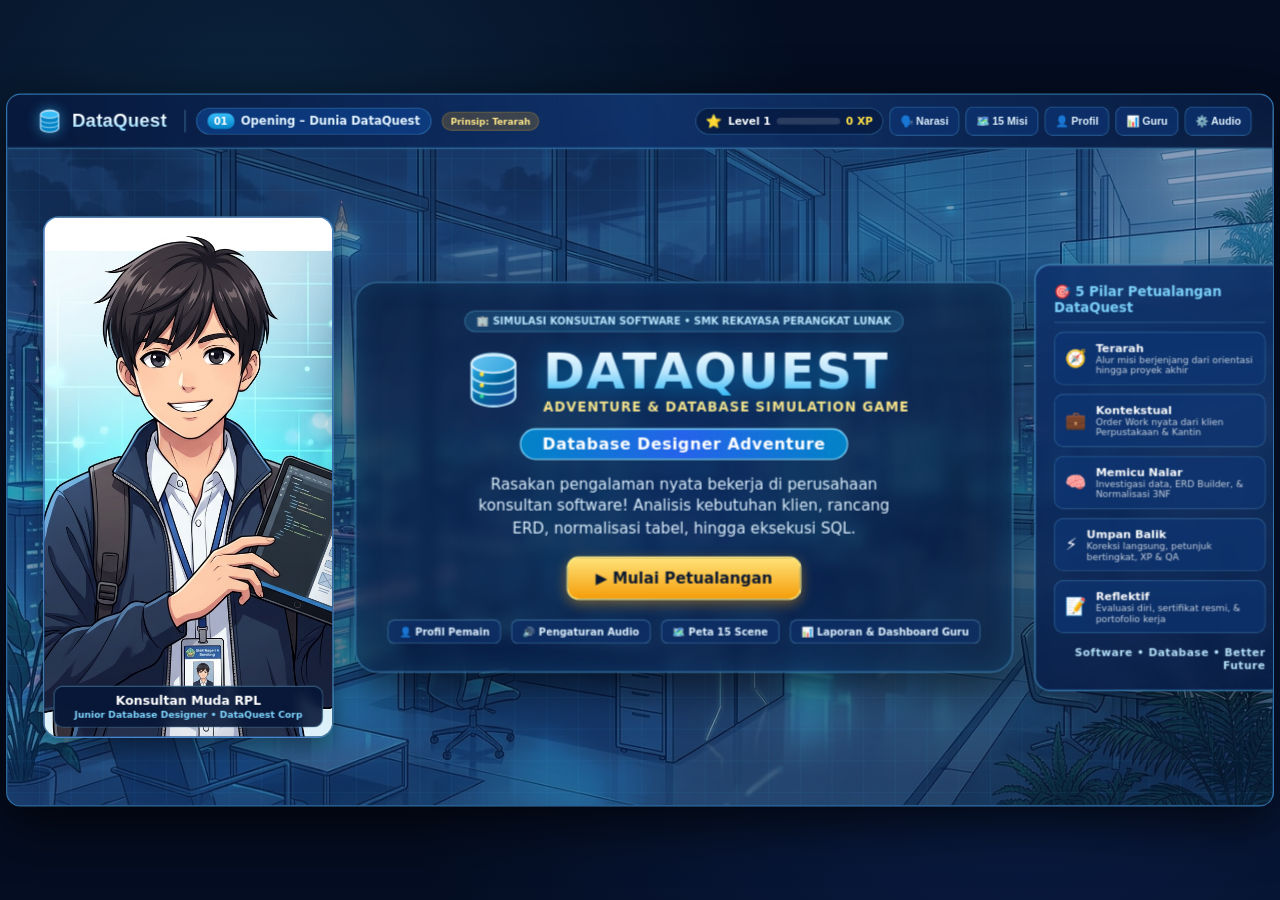
<file: index.html>
<!DOCTYPE html>
<html lang="id">
<head>
  <meta charset="UTF-8" />
  <meta name="viewport" content="width=device-width, initial-scale=1.0, maximum-scale=1.0, user-scalable=no" />
  <title>DataQuest – Database Designer Adventure | Media Pembelajaran Interaktif SMK RPL</title>
  <link rel="stylesheet" href="css/style.css" />
</head>
<body>

  <!-- Portrait Orientation Warning Overlay (Mobile Portrait Guard per Aturan Gim) -->
  <div id="portrait-overlay">
    <div class="rotate-phone-icon">📱</div>
    <h2 style="font-size:26px;font-weight:900;">Putar Perangkat ke Mode Landscape (16:9)</h2>
    <p style="font-size:16px;color:#cbd5e1;max-width:420px;line-height:1.5;">
      DataQuest dirancang dalam rasio layar penuh <strong>16:9 tanpa scroll vertikal</strong>. Silakan miringkan HP/tablet Anda ke posisi mendatar (landscape) untuk pengalaman terbaik.
    </p>
    <button class="btn btn-ghost btn-sm" id="btn-dismiss-portrait">
      Tetap Lanjutkan dalam Skala 16:9
    </button>
  </div>

  <!-- 16:9 Zero-Scroll Viewport Shell -->
  <div id="viewport-shell">
    <div id="game-stage">
      <!-- Dynamic Scene Artwork Background + Tech Grid -->
      <div id="stage-bg-layer" class="stage-bg-layer"></div>
      <div class="stage-grid-overlay"></div>

      <!-- Consistent 16:9 Header -->
      <header id="game-header">
        <div class="brand-cluster">
          <button id="brand-home-btn" class="brand-logo-btn" title="Kembali ke Layar Pembuka DataQuest">
            <svg class="db-logo-icon" viewBox="0 0 96 96" fill="none" xmlns="http://www.w3.org/2000/svg">
              <path d="M18 26C18 18.268 31.431 12 48 12C64.569 12 78 18.268 78 26V70C78 77.732 64.569 84 48 84C31.431 84 18 77.732 18 70V26Z" fill="#0284c7" stroke="#bae6fd" stroke-width="4"/>
              <ellipse cx="48" cy="26" rx="30" ry="12" fill="#38bdf8" stroke="#e0f2fe" stroke-width="3"/>
              <path d="M18 42C18 49 31.431 54 48 54C64.569 54 78 49 78 42" stroke="#bae6fd" stroke-width="3"/>
              <path d="M18 57C18 64 31.431 69 48 69C64.569 69 78 64 78 57" stroke="#bae6fd" stroke-width="3"/>
            </svg>
            <span class="brand-title">DataQuest</span>
          </button>

          <div class="header-divider"></div>

          <div class="scene-badge-pill">
            <span id="hud-scene-code" class="scene-num-tag">01</span>
            <span id="hud-scene-title" class="scene-name-text">Opening – Dunia DataQuest</span>
          </div>

          <span id="hud-principle" class="principle-chip">Prinsip: Terarah</span>
        </div>

        <div class="hud-cluster">
          <div class="hud-stat-pill" title="Level & Progres Pengalaman">
            <span class="icon-star">⭐</span>
            <span id="hud-level-text">Level 1</span>
            <div class="xp-bar-mini"><div id="hud-xp-fill" class="xp-bar-fill" style="width:0%"></div></div>
            <span id="hud-xp-text" style="color:#fde047;">0 XP</span>
          </div>

          <button id="btn-narration" class="hud-icon-btn" title="Putar Narasi Suara Bahasa Indonesia">
            🗣️ Narasi
          </button>
          <button id="btn-hud-map" class="hud-icon-btn" title="Peta 15 Scene Misi">
            🗺️ 15 Misi
          </button>
          <button id="btn-hud-profile" class="hud-icon-btn" title="Profil & Badge Pemain">
            👤 Profil
          </button>
          <button id="btn-hud-teacher" class="hud-icon-btn" title="Dashboard Evaluasi Guru & Leaderboard">
            📊 Guru
          </button>
          <button id="btn-hud-audio" class="hud-icon-btn" title="Pengaturan Musik & Suara">
            ⚙️ Audio
          </button>
        </div>
      </header>

      <!-- Floating XP & Badge Notifications -->
      <div id="toast-container"></div>

      <!-- Main Scene Workspace -->
      <main id="scene-root"></main>

      <!-- Consistent 16:9 Footer -->
      <footer id="game-footer">
        <button id="btn-footer-prev" class="btn btn-ghost">
          ← Kembali
        </button>

        <div class="footer-instruction-box">
          <span class="footer-instruction-label">Arahan Misi</span>
          <span id="footer-instruction-text" class="footer-instruction-text">
            Ikuti instruksi pada area simulasi untuk menyelesaikan pekerjaan konsultan.
          </span>
        </div>

        <div class="footer-nav-group">
          <button id="btn-footer-hint" class="btn btn-hint">
            💡 Petunjuk
          </button>
          <button id="btn-footer-next" class="btn btn-gold">
            Lanjutkan →
          </button>
        </div>
      </footer>

      <!-- Reusable In-Stage Modal Dialog -->
      <div id="global-modal" class="modal-backdrop">
        <div class="modal-card">
          <div class="panel-header-bar" style="border-radius:0;">
            <span id="modal-title-text">Informasi DataQuest</span>
            <button id="btn-close-modal" class="btn btn-ghost btn-sm" style="background:rgba(0,0,0,0.28);border-color:rgba(255,255,255,0.4);">✕ Tutup</button>
          </div>
          <div id="modal-body-content" class="modal-body"></div>
        </div>
      </div>
    </div>
  </div>

  <!-- Hidden Printable Certificate Container -->
  <div id="printable-area"></div>

  <!-- Scripts (Works directly over file:// AND web server with zero build step) -->
  <script src="js/data.js"></script>
  <script src="js/audio.js"></script>
  <script src="js/sql-engine.js"></script>
  <script src="js/modals.js"></script>
  <script src="js/scenes-1-8.js"></script>
  <script src="js/scenes-9-15.js"></script>
  <script src="js/app.js"></script>
</body>
</html>
</file>
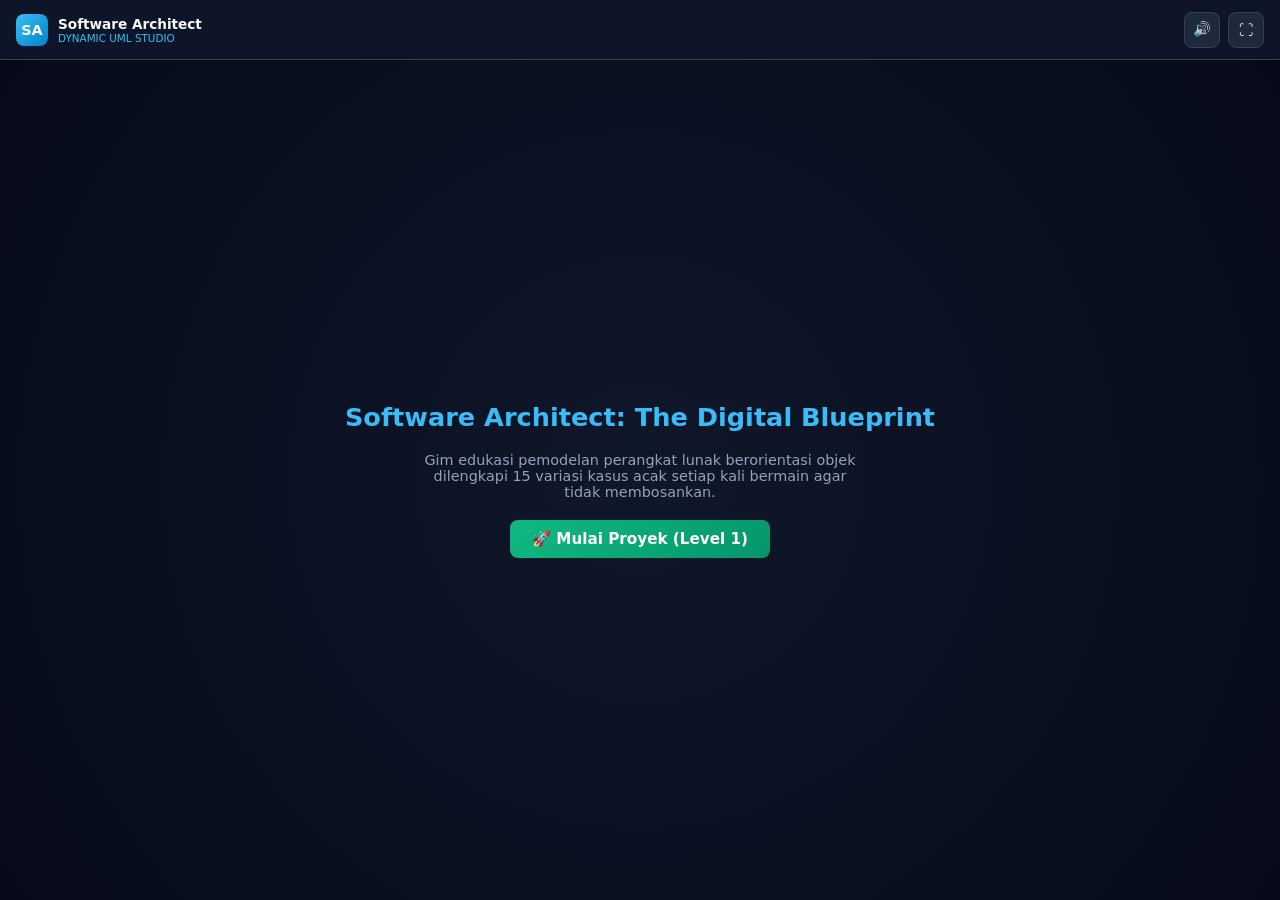
<file: indeeeex.html>
<!DOCTYPE html>
<html lang="id">
<head>
    <meta charset="UTF-8">
    <meta name="viewport" content="width=device-width, initial-scale=1.0, maximum-scale=1.0, user-scalable=no">
    <title>Software Architect: The Digital Blueprint</title>
    <style>
        :root {
            --bg-deep: #070b19;
            --bg-card: #0f172a;
            --bg-card-hover: #1e293b;
            --primary: #38bdf8;
            --primary-glow: rgba(56, 189, 248, 0.3);
            --accent: #10b981;
            --accent-hover: #059669;
            --danger: #f43f5e;
            --warning: #f59e0b;
            --text-main: #f8fafc;
            --text-muted: #94a3b8;
            --border: #334155;
            --header-height: 60px;
        }

        * {
            box-sizing: border-box;
            margin: 0;
            padding: 0;
            font-family: 'Segoe UI', system-ui, -apple-system, sans-serif;
            user-select: none;
            -webkit-tap-highlight-color: transparent;
        }

        body {
            background-color: var(--bg-deep);
            color: var(--text-main);
            width: 100vw;
            height: 100vh;
            overflow: hidden;
            display: flex;
            flex-direction: column;
            position: fixed;
            top: 0;
            left: 0;
        }

        header {
            height: var(--header-height);
            background: rgba(15, 23, 42, 0.95);
            border-bottom: 1px solid var(--border);
            display: flex;
            align-items: center;
            justify-content: space-between;
            padding: 0 16px;
            flex-shrink: 0;
            z-index: 100;
        }

        .brand {
            display: flex;
            align-items: center;
            gap: 10px;
        }

        .brand-icon {
            width: 32px;
            height: 32px;
            background: linear-gradient(135deg, var(--primary), #0284c7);
            border-radius: 8px;
            display: flex;
            align-items: center;
            justify-content: center;
            font-weight: bold;
            color: white;
            font-size: 0.9rem;
        }

        .brand-title {
            font-size: 0.85rem;
            font-weight: 700;
            color: var(--text-main);
        }

        .brand-subtitle {
            font-size: 0.65rem;
            color: var(--primary);
            text-transform: uppercase;
        }

        .header-actions {
            display: flex;
            align-items: center;
            gap: 8px;
        }

        .icon-btn {
            background: var(--bg-card-hover);
            border: 1px solid var(--border);
            color: var(--text-main);
            width: 36px;
            height: 36px;
            border-radius: 8px;
            display: flex;
            align-items: center;
            justify-content: center;
            cursor: pointer;
            font-size: 0.9rem;
        }

        .game-container {
            flex: 1;
            position: relative;
            overflow: hidden;
            display: flex;
            flex-direction: column;
        }

        .scene {
            position: absolute;
            top: 0;
            left: 0;
            width: 100%;
            height: 100%;
            display: none;
            flex-direction: column;
            background: radial-gradient(circle at center, #0f172a 0%, #070b19 100%);
            padding: 16px;
            overflow-y: auto;
            padding-bottom: 80px;
        }

        .scene.active {
            display: flex;
        }

        .btn {
            background: linear-gradient(135deg, var(--accent), #059669);
            color: white;
            border: none;
            padding: 10px 20px;
            font-weight: 600;
            border-radius: 8px;
            cursor: pointer;
            transition: all 0.2s;
            display: inline-flex;
            align-items: center;
            justify-content: center;
            gap: 8px;
            font-size: 0.95rem;
        }

        .btn:hover {
            transform: translateY(-1px);
        }

        .btn-primary {
            background: linear-gradient(135deg, #0284c7, var(--primary));
        }

        .fab-container {
            position: fixed;
            bottom: 20px;
            right: 20px;
            z-index: 99;
        }

        .fab-btn {
            background: linear-gradient(135deg, var(--accent), #059669);
            color: white;
            border: none;
            padding: 12px 24px;
            font-weight: 700;
            border-radius: 50px;
            cursor: pointer;
            box-shadow: 0 6px 20px rgba(16, 185, 129, 0.5);
            display: flex;
            align-items: center;
            gap: 8px;
            font-size: 0.95rem;
        }

        .level-header {
            display: flex;
            justify-content: space-between;
            align-items: center;
            background: var(--bg-card);
            padding: 10px 14px;
            border-radius: 10px;
            border: 1px solid var(--border);
            margin-bottom: 12px;
            gap: 10px;
        }

        .level-title-group h2 {
            font-size: 1rem;
            color: var(--primary);
        }

        .level-title-group p {
            font-size: 0.75rem;
            color: var(--text-muted);
        }

        .game-grid {
            display: grid;
            grid-template-columns: 1fr 1fr;
            gap: 12px;
            flex: 1;
            min-height: 0;
        }

        @media (max-width: 768px) {
            .game-grid {
                grid-template-columns: 1fr;
            }
        }

        .panel {
            background: var(--bg-card);
            border: 1px solid var(--border);
            border-radius: 12px;
            padding: 12px;
            display: flex;
            flex-direction: column;
            gap: 10px;
            min-height: 220px;
        }

        .panel-title {
            font-size: 0.85rem;
            text-transform: uppercase;
            color: var(--primary);
            font-weight: 700;
        }

        .inventory-list, .drop-zone-list {
            flex: 1;
            overflow-y: auto;
            display: flex;
            flex-direction: column;
            gap: 8px;
            padding: 4px;
        }

        .item-card {
            background: var(--bg-card-hover);
            border: 1px solid var(--border);
            padding: 10px 12px;
            border-radius: 8px;
            cursor: pointer;
            font-size: 0.85rem;
            display: flex;
            justify-content: space-between;
            align-items: center;
        }

        .item-card:hover {
            border-color: var(--primary);
        }

        .slot {
            background: rgba(15, 23, 42, 0.6);
            border: 2px dashed var(--border);
            border-radius: 8px;
            min-height: 48px;
            padding: 8px 12px;
            display: flex;
            align-items: center;
            justify-content: space-between;
            font-size: 0.85rem;
            color: var(--text-muted);
        }

        .slot.filled {
            border-style: solid;
            border-color: var(--accent);
            background: rgba(16, 185, 129, 0.05);
            color: var(--text-main);
        }

        .remove-btn {
            background: none;
            border: none;
            color: var(--danger);
            cursor: pointer;
            font-weight: bold;
            font-size: 1rem;
        }

        /* Material / Story Card */
        .story-card {
            background: var(--bg-card);
            border: 1px solid var(--border);
            border-radius: 12px;
            padding: 20px;
            max-width: 600px;
            margin: auto;
            display: flex;
            flex-direction: column;
            gap: 14px;
            text-align: left;
        }

        .story-card h3 {
            color: var(--primary);
            font-size: 1.2rem;
        }

        .story-card p {
            font-size: 0.9rem;
            color: var(--text-muted);
            line-height: 1.6;
        }

        .modal {
            position: fixed;
            top: 0; left: 0; width: 100%; height: 100%;
            background: rgba(7, 11, 25, 0.85);
            backdrop-filter: blur(5px);
            display: none;
            align-items: center;
            justify-content: center;
            z-index: 1000;
            padding: 16px;
        }

        .modal.active { display: flex; }

        .modal-content {
            background: var(--bg-card);
            border: 1px solid var(--border);
            border-radius: 16px;
            padding: 24px;
            width: 100%;
            max-width: 400px;
            display: flex;
            flex-direction: column;
            gap: 16px;
            text-align: center;
        }

        .modal-title { font-size: 1.2rem; font-weight: 700; color: var(--text-main); }
        .modal-body { font-size: 0.9rem; color: var(--text-muted); line-height: 1.5; }

        .menu-scene {
            display: flex;
            flex-direction: column;
            align-items: center;
            justify-content: center;
            text-align: center;
            gap: 20px;
            padding: 20px;
        }
    </style>
</head>
<body>

    <header>
        <div class="brand">
            <div class="brand-icon">SA</div>
            <div>
                <div class="brand-title">Software Architect</div>
                <div class="brand-subtitle">Dynamic UML Studio</div>
            </div>
        </div>
        <div class="header-actions">
            <button class="icon-btn" id="audioToggle">🔊</button>
            <button class="icon-btn" id="fullscreenToggle">⛶</button>
        </div>
    </header>

    <div class="game-container">
        <!-- Menu Utama -->
        <div id="sceneMenu" class="scene active menu-scene">
            <h1 style="font-size: 1.6rem; font-weight: 800; color: var(--primary);">Software Architect: The Digital Blueprint</h1>
            <p style="font-size: 0.9rem; color: var(--text-muted); max-width: 450px;">Gim edukasi pemodelan perangkat lunak berorientasi objek dilengkapi 15 variasi kasus acak setiap kali bermain agar tidak membosankan.</p>
            <div style="display: flex; flex-direction: column; gap: 10px; width: 100%; max-width: 260px;">
                <button class="btn" onclick="startLevel(1)" style="justify-content: center;">🚀 Mulai Proyek (Level 1)</button>
            </div>
        </div>

        <!-- Scene Materi / Alur Cerita Pengantar -->
        <div id="sceneMaterial" class="scene" style="justify-content: center; align-items: center;">
            <div class="story-card">
                <h3 id="matTitle">Materi: Use Case Diagram</h3>
                <p id="matContent">Memuat materi penjelasan...</p>
                <button class="btn" onclick="proceedToGame()" style="justify-content: center; margin-top: 10px;">Lanjut ke Tantangan Kasus ➔</button>
            </div>
        </div>

        <!-- Scene Gameplay Level 1 -->
        <div id="sceneGame" class="scene">
            <div class="level-header">
                <div class="level-title-group">
                    <h2 id="questTitle">Kasus Acak</h2>
                    <p id="questDesc">Deskripsi skenario kasus klien.</p>
                </div>
            </div>

            <div class="game-grid">
                <div class="panel">
                    <div class="panel-title">📦 Inventori Komponen</div>
                    <div class="inventory-list" id="inventoryList"></div>
                </div>
                <div class="panel">
                    <div class="panel-title" id="boundaryTitle">🛡️ System Boundary</div>
                    <div class="drop-zone-list" id="dropZoneList"></div>
                </div>
            </div>

            <div class="fab-container">
                <button class="fab-btn" onclick="validateLevel()">✔ Uji Desain</button>
            </div>
        </div>
    </div>

    <!-- Modal Dialog -->
    <div id="feedbackModal" class="modal">
        <div class="modal-content">
            <div class="modal-title" id="modalTitle">Hasil Evaluasi</div>
            <div class="modal-body" id="modalBody">Pesan evaluasi.</div>
            <button class="btn" onclick="closeModal()" style="justify-content: center;">Lanjutkan</button>
        </div>
    </div>

    <script>
        // Bank Soal 15 Kasus Acak untuk Level 1 (Use Case Diagram)
        const bankSoal = [
            {
                title: "Kasus 1: E-Canteen Sekolah",
                desc: "Siswa memesan makanan dan memilih metode pembayaran, serta kasir memvalidasi pesanan.",
                slots: ["Siswa", "Kasir", "Pesan Makanan", "Pilih Metode Bayar", "Validasi Pesanan"],
                distractors: ["Koki Dapur", "Kurir Paket"]
            },
            {
                title: "Kasus 2: Perpustakaan Digital",
                desc: "Anggota meminjam buku dan mengembalikan buku, serta pustakawan mengelola data buku.",
                slots: ["Anggota", "Pustakawan", "Pinjam Buku", "Kembalikan Buku", "Kelola Buku"],
                distractors: ["Tukang Parkir", "Kurir Buku"]
            },
            {
                title: "Kasus 3: E-Learning Sekolah",
                desc: "Siswa mengerjakan kuis dan melihat nilai, serta guru mengunggah materi pelajaran.",
                slots: ["Siswa", "Guru", "Kerjakan Kuis", "Lihat Nilai", "Unggah Materi"],
                distractors: ["Admin Server", "Penjaga Sekolah"]
            },
            {
                title: "Kasus 4: Klinik Kesehatan Sekolah",
                desc: "Pasien mendaftarkan berobat dan memeriksa rekam medis, serta dokter mendiagnosis penyakit.",
                slots: ["Pasien", "Dokter", "Daftar Berobat", "Periksa Rekam Medis", "Diagnosis Penyakit"],
                distractors: ["Apoteker", "Kasir Toko"]
            },
            {
                title: "Kasus 5: Toko Buku Online",
                desc: "Pelanggan mencari buku dan melakukan *checkout* belanjaan, serta kurir mengirim pesanan.",
                slots: ["Pelanggan", "Kurir", "Cari Buku", "Checkout Belanja", "Kirim Pesanan"],
                distractors: ["Gudang Pabrik", "Satpam"]
            },
            {
                title: "Kasus 6: Sistem Parkir Otomatis",
                desc: "Pengendara mengambil tiket parkir dan membayar tarif, serta petugas mencatat kendaraan.",
                slots: ["Pengendara", "Petugas Parkir", "Ambil Tiket", "Bayar Tarif", "Catat Kendaraan"],
                distractors: ["Montir", "Cleaning Service"]
            },
            {
                title: "Kasus 7: Peminjaman Lab Komputer",
                desc: "Siswa memesan jadwal lab dan menggunakan komputer, serta laboran memverifikasi jadwal.",
                slots: ["Siswa", "Laboran", "Pesan Jadwal Lab", "Gunakan Komputer", "Verifikasi Jadwal"],
                distractors: ["Tamu Luar", "Penyiar Radio"]
            },
            {
                title: "Kasus 8: PPDB Online SMK",
                desc: "Calon Siswa mengisi formulir pendaftaran dan mengunggah berkas, serta panitia memverifikasi.",
                slots: ["Calon Siswa", "Panitia PPDB", "Isi Formulir", "Unggah Berkas", "Verifikasi Berkas"],
                distractors: ["Alumni", "Orang Tua Siswa"]
            },
            {
                title: "Kasus 9: Koperasi Siswa",
                desc: "Anggota membeli barang dan mengecek saldo simpanan, serta pengurus melayani transaksi.",
                slots: ["Anggota Koperasi", "Pengurus", "Beli Barang", "Cek Saldo", "Layani Transaksi"],
                distractors: ["Supplier", "Kurir Ekspedisi"]
            },
            {
                title: "Kasus 10: Pemesanan Catering",
                desc: "Pelanggan memilih menu makanan dan membayar pesanan, serta chef menyiapkan pesanan.",
                slots: ["Pelanggan", "Chef", "Pilih Menu", "Bayar Pesanan", "Siapkan Pesanan"],
                distractors: ["Driver Ojol", "Petugas Kebersihan"]
            },
            {
                title: "Kasus 11: Sistem Absensi Sidik Jari",
                desc: "Siswa melakukan scan kehadiran dan melihat riwayat absensi, serta admin merekap data.",
                slots: ["Siswa", "Admin Absensi", "Scan Kehadiran", "Lihat Riwayat", "Rekap Data Absen"],
                distractors: ["Satpam", "Tamu"]
            },
            {
                title: "Kasus 12: Layanan Pengaduan Sarpras",
                desc: "Siswa melaporkan kerusakan fasilitas dan melacak status laporan, serta teknisi memperbaiki.",
                slots: ["Siswa", "Teknisi Sarpras", "Lapor Kerusakan", "Lacak Status", "Perbaiki Fasilitas"],
                distractors: ["Kepala Sekolah", "Wali Kelas"]
            },
            {
                title: "Kasus 13: Bioskop Mini Sekolah",
                desc: "Penonton memilih kursi bioskop dan membeli tiket, serta petugas memeriksa tiket masuk.",
                slots: ["Penonton", "Petugas Bioskop", "Pilih Kursi", "Beli Tiket", "Periksa Tiket"],
                distractors: ["Sutradara", "Aktor Film"]
            },
            {
                title: "Kasus 14: Manajemen Stok Gudang",
                desc: "Petugas gudang mencatat barang masuk dan mengeluarkan barang, serta manajer melihat laporan.",
                slots: ["Petugas Gudang", "Manajer", "Catat Barang Masuk", "Keluarkan Barang", "Lihat Laporan Gudang"],
                distractors: ["Pelanggan", "Kurir"]
            },
            {
                title: "Kasus 15: Pendaftaran Ekstrakurikuler",
                desc: "Siswa memilih jenis ekskul dan mendaftar online, serta pembina menyetujui pendaftaran.",
                slots: ["Siswa", "Pembina Ekskul", "Pilih Jenis Ekskul", "Daftar Online", "Setujui Pendaftaran"],
                distractors: ["Ketua Komite", "Pengawas Sekolah"]
            }
        ];

        let currentScenario = null;
        let placedItems = {};
        let selectedItem = null;

        function startLevel(lvl) {
            // Pilih acak salah satu dari 15 soal
            currentScenario = bankSoal[Math.floor(Math.random() * bankSoal.length)];
            
            // Tampilkan materi / alur cerita terlebih dahulu
            document.getElementById('matTitle').innerText = "Materi Pengantar: " + currentScenario.title;
            document.getElementById('matContent').innerText = `Sebelum mengerjakan tantangan, pahami alur berikut:\n\n"${currentScenario.desc}"\n\nTujuan Anda adalah memetakan aktor luar sistem serta fitur-fitur fungsional (Use Case) ke dalam sistem yang tepat tanpa keliru memilih komponen pengecoh.`;
            
            document.getElementById('sceneMenu').classList.remove('active');
            document.getElementById('sceneMaterial').classList.add('active');
        }

        function proceedToGame() {
            document.getElementById('sceneMaterial').classList.remove('active');
            document.getElementById('sceneGame').classList.add('active');
            
            document.getElementById('questTitle').innerText = currentScenario.title;
            document.getElementById('questDesc').innerText = currentScenario.desc;
            
            placedItems = {};
            initGameSlots();
        }

        function initGameSlots() {
            const invList = document.getElementById('inventoryList');
            invList.innerHTML = '';
            
            // Gabungkan slot benar dengan pengecoh, lalu acak
            let itemsToDisplay = [...currentScenario.slots, ...currentScenario.distractors];
            itemsToDisplay.sort(() => Math.random() - 0.5);
            
            itemsToDisplay.forEach(itemName => {
                if (!Object.values(placedItems).includes(itemName)) {
</file>
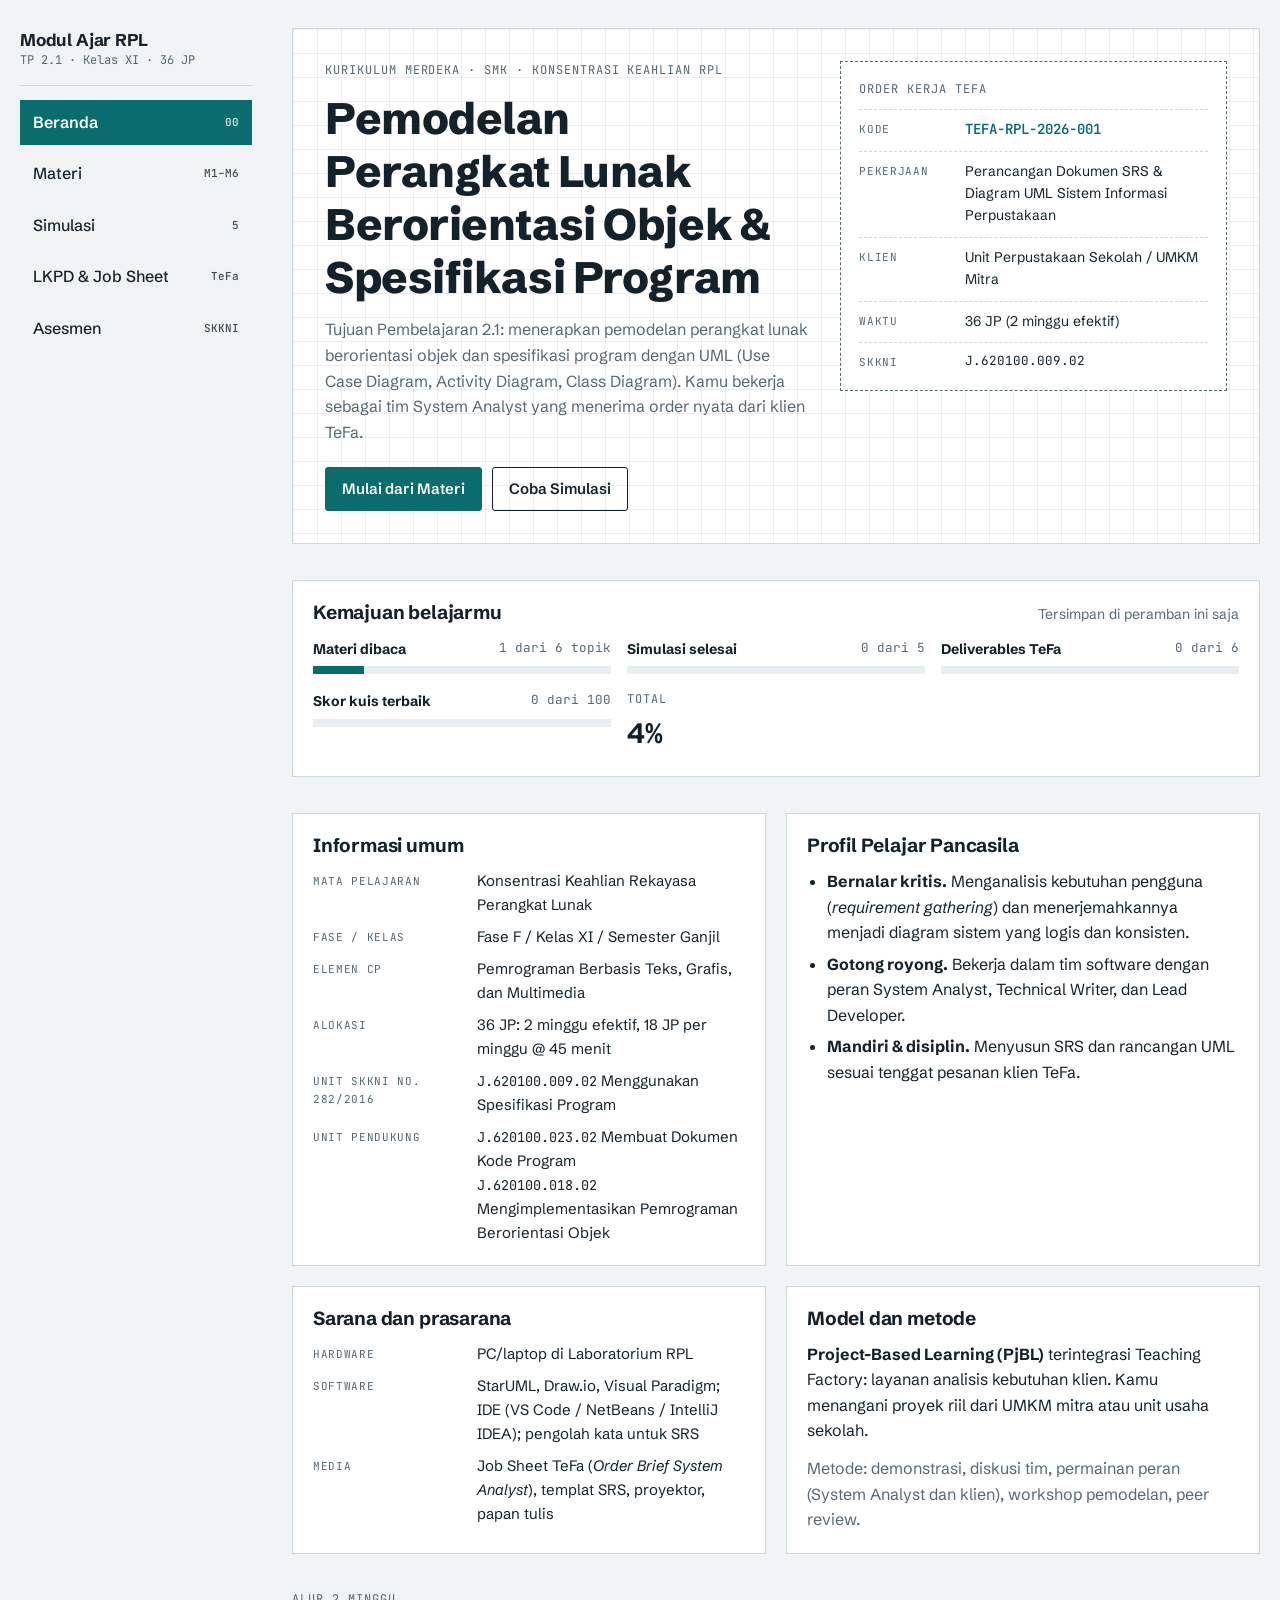
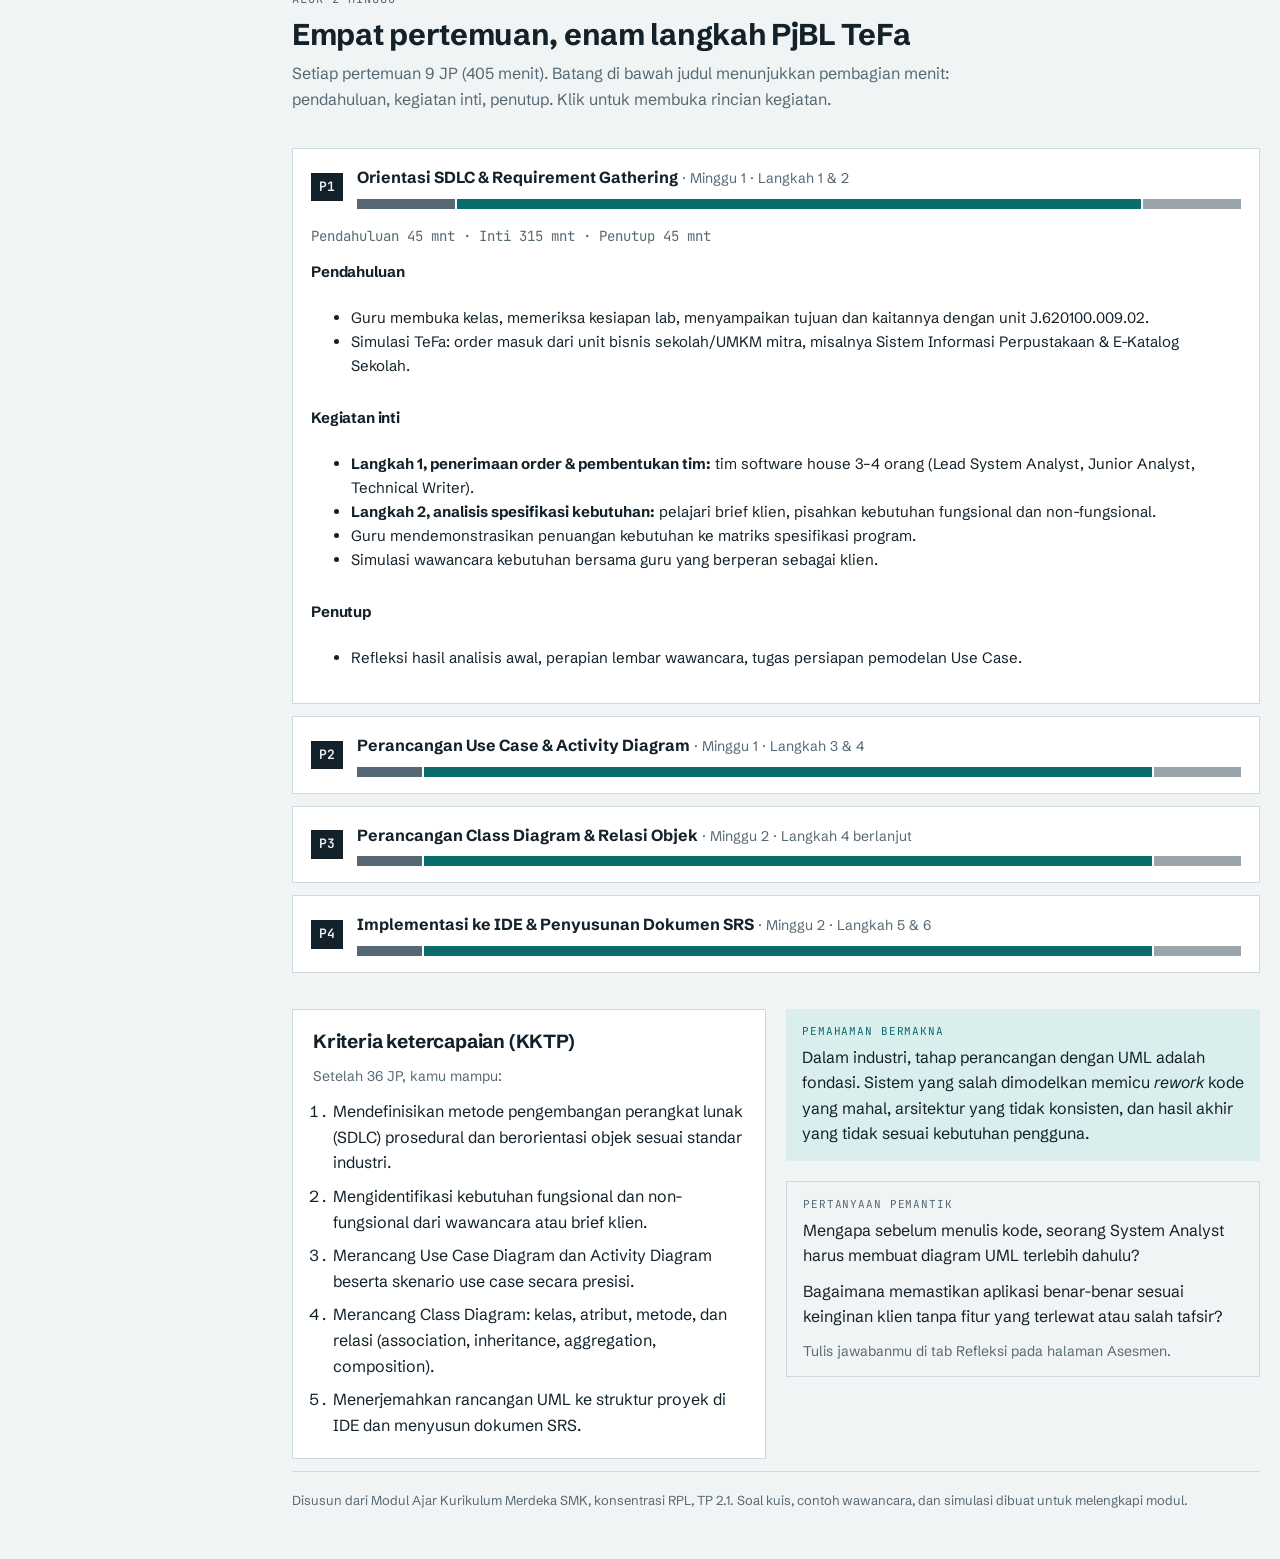
<file: indeeex.html>
<!doctype html><html><head><meta charset=utf8><meta name=viewport content="width=device-width,initial-scale=1,viewport-fit=cover"><style>:root{color-scheme:light;box-sizing:border-box;padding-top:env(safe-area-inset-top,0px);padding-bottom:env(safe-area-inset-bottom,0px)}html{scroll-padding-top:env(safe-area-inset-top,0px)}body{margin:0;padding:0;font:14px -apple-system,BlinkMacSystemFont,sans-serif;background:#fff;color:#000}img{max-width:100%}[hidden]:not([hidden=until-found i]){display:none!important}</style></head><body>
<title>Modul Ajar Pemodelan UML</title>
<meta name="claude:viewport-fit-sides" content="cover">
<link rel="stylesheet" href="https://fonts.googleapis.com/css2?family=JetBrains+Mono:wght@400;600&family=Schibsted+Grotesk:wght@400;500;600;700;800&display=swap">
<style>
/* Layout concept: ruang kerja software house TeFa. Sidebar navigasi di desktop, tab geser di ponsel; hero berupa tiket order kerja di atas kisi blueprint. */
:root{
  --bg:#F1F4F5; --panel:#FFFFFF; --panel2:#E8EEF0; --ink:#13212A; --muted:#566873; --line:#CFD8DD;
  --accent:#0A6C6C; --accent-ink:#FFFFFF; --accent-soft:#D9EEED;
  --warn:#8F4400; --warn-soft:#FBEBD5; --bad:#B3261E; --bad-soft:#FBE3E0; --good:#17703F; --good-soft:#DAF1E3;
  --code-bg:#0F1A20; --code-fg:#D5E3E9; --code-dim:#7E97A3;
  --grid:rgba(10,108,108,.09);
  --font-d:'Schibsted Grotesk',system-ui,-apple-system,'Segoe UI',Roboto,sans-serif;
  --font-m:'JetBrains Mono',ui-monospace,SFMono-Regular,Menlo,Consolas,monospace;
}
@media (prefers-color-scheme:dark){
  :root:not([data-theme="light"]){
    --bg:#0D1418; --panel:#152027; --panel2:#1C2A32; --ink:#E5EEF1; --muted:#93A6B0; --line:#2B3B44;
    --accent:#4FD1C5; --accent-ink:#05201E; --accent-soft:#143231;
    --warn:#F2B15C; --warn-soft:#3A2A12; --bad:#FF9C93; --bad-soft:#3B1A18; --good:#63D895; --good-soft:#123423;
    --code-bg:#0A1115; --code-fg:#D5E3E9; --code-dim:#6F8793;
    --grid:rgba(79,209,197,.08);
    color-scheme:dark;
  }
}
:root[data-theme="dark"]{
  --bg:#0D1418; --panel:#152027; --panel2:#1C2A32; --ink:#E5EEF1; --muted:#93A6B0; --line:#2B3B44;
  --accent:#4FD1C5; --accent-ink:#05201E; --accent-soft:#143231;
  --warn:#F2B15C; --warn-soft:#3A2A12; --bad:#FF9C93; --bad-soft:#3B1A18; --good:#63D895; --good-soft:#123423;
  --code-bg:#0A1115; --code-fg:#D5E3E9; --code-dim:#6F8793;
  --grid:rgba(79,209,197,.08);
  color-scheme:dark;
}
*{box-sizing:border-box}
body{background:var(--bg);color:var(--ink);font-family:var(--font-d);font-size:16px;line-height:1.6;
  padding-block:0 48px;padding-left:max(16px,env(safe-area-inset-left,0px));padding-right:max(16px,env(safe-area-inset-right,0px))}
body::before{content:"";position:fixed;inset:0 0 auto;height:env(safe-area-inset-top,0px);z-index:10;background:var(--panel)}
h1,h2,h3,h4{line-height:1.2;margin:0;text-wrap:balance;letter-spacing:-.01em}
h1{font-size:clamp(28px,4.6vw,44px);font-weight:800}
h2{font-size:clamp(22px,3vw,30px);font-weight:700}
h3{font-size:19px;font-weight:700}
h4{font-size:15px;font-weight:700}
p{margin:0}
a{color:var(--accent)}
code,.mono{font-family:var(--font-m);font-size:.9em}
.eyebrow{font-family:var(--font-m);font-size:12px;letter-spacing:.08em;text-transform:uppercase;color:var(--muted)}
.muted{color:var(--muted)}
.small{font-size:14px}
:focus-visible{outline:2px solid var(--accent);outline-offset:2px}

/* shell */
.app{max-width:1240px;margin:0 auto;display:grid;grid-template-columns:232px minmax(0,1fr);gap:40px;align-items:start}
nav.side{position:sticky;top:env(safe-area-inset-top,0px);padding:28px 0;display:flex;flex-direction:column;gap:6px;align-self:start}
.brand{font-family:var(--font-m);font-size:12px;line-height:1.4;color:var(--muted);padding-bottom:16px;margin-bottom:8px;border-bottom:1px solid var(--line)}
.brand b{display:block;font-family:var(--font-d);font-size:17px;color:var(--ink);letter-spacing:-.01em}
nav.side a{display:flex;justify-content:space-between;align-items:center;gap:8px;text-decoration:none;color:var(--ink);padding:9px 12px;border:1px solid transparent;font-weight:500}
nav.side a:hover{background:var(--panel2)}
nav.side a[aria-current="page"]{background:var(--accent);color:var(--accent-ink);font-weight:600}
nav.side a small{font-family:var(--font-m);font-size:11px;opacity:.8}
main{min-width:0;padding:28px 0 0}
.view[hidden]{display:none!important}
.view{display:flex;flex-direction:column;gap:36px}
@media (max-width:880px){
  .app{display:block}
  nav.side{flex-direction:row;overflow-x:auto;gap:4px;padding:10px max(16px,env(safe-area-inset-left,0px));margin:0 calc(-1 * max(16px,env(safe-area-inset-left,0px)));background:var(--panel);border-bottom:1px solid var(--line);z-index:9;scrollbar-width:thin}
  .brand{display:none}
  nav.side a{white-space:nowrap;padding:7px 12px}
  nav.side a small{display:none}
  main{padding-top:22px}
}

/* hero */
.hero{display:grid;grid-template-columns:minmax(0,1.25fr) minmax(0,1fr);gap:32px;padding:32px;border:1px solid var(--line);
  background-color:var(--panel);
  background-image:linear-gradient(var(--grid) 1px,transparent 1px),linear-gradient(90deg,var(--grid) 1px,transparent 1px);background-size:24px 24px}
@media (max-width:760px){.hero{grid-template-columns:1fr;padding:20px}}
.hero .lead{margin-top:14px;color:var(--muted);max-width:56ch}
.hero .actions{display:flex;flex-wrap:wrap;gap:10px;margin-top:22px}
.ticket{background:var(--panel);border:1.5px dashed var(--muted);padding:18px;display:flex;flex-direction:column;gap:10px;align-self:start}
.ticket .row{display:grid;grid-template-columns:96px minmax(0,1fr);gap:10px;font-size:14px;border-top:1px dashed var(--line);padding-top:8px}
.ticket .row:first-of-type{border-top:0;padding-top:0}
.ticket .row span:first-child{font-family:var(--font-m);font-size:11px;letter-spacing:.06em;text-transform:uppercase;color:var(--muted);padding-top:3px}
.ticket .code{font-family:var(--font-m);font-weight:600;color:var(--accent)}

/* generic parts */
.btn{font:inherit;font-weight:600;font-size:15px;border:1px solid var(--ink);background:transparent;color:var(--ink);padding:9px 16px;cursor:pointer;text-decoration:none;display:inline-flex;align-items:center;gap:8px;border-radius:3px}
.btn:hover{background:var(--panel2)}
.btn.primary{background:var(--accent);border-color:var(--accent);color:var(--accent-ink)}
.btn.primary:hover{filter:brightness(1.08)}
.btn.sm{padding:5px 10px;font-size:13px}
.btn[disabled]{opacity:.45;cursor:not-allowed}
.sec-head{display:flex;flex-direction:column;gap:8px;max-width:70ch}
.sec-head p{color:var(--muted)}
.grid2{display:grid;grid-template-columns:repeat(auto-fit,minmax(min(100%,380px),1fr));gap:20px}
.grid3{display:grid;grid-template-columns:repeat(auto-fit,minmax(min(100%,240px),1fr));gap:16px}
.panel{background:var(--panel);border:1px solid var(--line);padding:20px;display:flex;flex-direction:column;gap:12px;min-width:0}
.panel.flat{background:transparent}
.panel ul,.prose ul,.prose ol{margin:0;padding-left:20px;display:flex;flex-direction:column;gap:6px}
dl.kv{margin:0;display:grid;grid-template-columns:minmax(110px,150px) minmax(0,1fr);gap:8px 14px;font-size:15px}
dl.kv dt{font-family:var(--font-m);font-size:11px;letter-spacing:.06em;text-transform:uppercase;color:var(--muted);padding-top:4px}
dl.kv dd{margin:0}
.callout{background:var(--accent-soft);padding:14px 16px;display:flex;flex-direction:column;gap:4px}
.callout .tag{font-family:var(--font-m);font-size:11px;letter-spacing:.08em;text-transform:uppercase;color:var(--accent)}
.callout.warn{background:var(--warn-soft)} .callout.warn .tag{color:var(--warn)}
.callout.q{background:transparent;border:1px solid var(--line)}
.pill{display:inline-block;font-family:var(--font-m);font-size:11px;font-weight:600;padding:2px 8px;border:1px solid currentColor;letter-spacing:.04em}
.pill.fr{color:var(--accent)} .pill.nfr{color:var(--warn)} .pill.out{color:var(--muted)} .pill.ok{color:var(--good)} .pill.no{color:var(--bad)}
.tablewrap{overflow-x:auto;border:1px solid var(--line);background:var(--panel)}
table{border-collapse:collapse;width:100%;font-size:14px}
th,td{text-align:left;padding:9px 12px;border-bottom:1px solid var(--line);vertical-align:top}
th{font-family:var(--font-m);font-size:11px;letter-spacing:.06em;text-transform:uppercase;color:var(--muted);background:var(--panel2);white-space:nowrap}
tr:last-child td{border-bottom:0}
td input,td select,td textarea{width:100%}

/* forms */
input[type=text],input[type=number],input[type=date],select,textarea{font:inherit;font-size:15px;color:var(--ink);background:var(--bg);border:1px solid var(--line);padding:8px 10px;border-radius:3px;min-width:0}
textarea{width:100%;resize:vertical;min-height:84px;line-height:1.5}
label.f{display:flex;flex-direction:column;gap:5px;font-size:13px;font-weight:600;color:var(--muted)}
label.f input,label.f select,label.f textarea{font-weight:400}
.chk{display:flex;gap:10px;align-items:flex-start;cursor:pointer;font-size:15px}
.chk input{margin-top:5px;accent-color:var(--accent)}

/* sub tabs */
.tablist{display:flex;gap:4px;overflow-x:auto;border-bottom:1px solid var(--line);scrollbar-width:thin}
.tablist button{font:inherit;font-weight:600;font-size:14px;background:transparent;color:var(--muted);border:0;border-bottom:3px solid transparent;padding:10px 14px;cursor:pointer;white-space:nowrap;display:flex;gap:8px;align-items:center}
.tablist button:hover{color:var(--ink)}
.tablist button[aria-selected="true"]{color:var(--ink);border-bottom-color:var(--accent)}
.tablist .dot{width:8px;height:8px;border-radius:50%;background:var(--good);display:none}
.tablist .done .dot{display:inline-block}
.tabpanel{padding-top:24px}
.tabpanel[hidden]{display:none!important}
.prose{display:flex;flex-direction:column;gap:14px}
.prose > p,.prose > ul,.prose > ol,.prose > .callout{max-width:74ch}
.prose h3{margin-top:10px}
.ubox{border:1.2px solid var(--ink);background:var(--panel);font-family:var(--font-m);font-size:13px}
.ubox .h{background:var(--accent-soft);text-align:center;font-weight:700;padding:6px;border-bottom:1.2px solid var(--ink);font-family:var(--font-d)}
.ubox pre{margin:0;padding:8px 10px;white-space:pre-wrap;min-height:30px;border-bottom:1.2px solid var(--ink);font-family:var(--font-m)}
.ubox pre:last-child{border-bottom:0}
.solid{fill:var(--ink)}

/* meter */
.meter{height:8px;background:var(--panel2);position:relative}
.meter i{position:absolute;inset:0 auto 0 0;background:var(--accent);display:block;transition:width .3s}
@media (prefers-reduced-motion:reduce){.meter i{transition:none}}

/* timeline */
.pert{border:1px solid var(--line);background:var(--panel)}
.pert summary{list-style:none;cursor:pointer;display:grid;grid-template-columns:auto minmax(0,1fr);gap:14px;padding:16px 18px;align-items:center}
.pert summary::-webkit-details-marker{display:none}
.pert .no{font-family:var(--font-m);font-weight:600;font-size:13px;background:var(--ink);color:var(--bg);padding:4px 8px}
.pert .bar{display:flex;height:10px;margin-top:8px;gap:2px}
.pert .bar i{display:block;background:var(--accent)} .pert .bar i:nth-child(1){background:var(--muted)} .pert .bar i:nth-child(3){background:var(--muted);opacity:.6}
.pert .body{padding:0 18px 18px;display:flex;flex-direction:column;gap:10px;font-size:15px}
.pert .body h4{margin-top:6px}

/* diagrams */
.diagram{border:1px solid var(--line);background:var(--panel);overflow-x:auto;padding:12px}
.diagram svg{display:block;margin:0 auto}
svg text{font-family:var(--font-d);fill:var(--ink)}
svg .m{font-family:var(--font-m)}
.uml-box{fill:var(--panel);stroke:var(--ink);stroke-width:1.2}
.uml-head{fill:var(--accent-soft);stroke:var(--ink);stroke-width:1.2}
.uml-sep{stroke:var(--ink);stroke-width:1}
.ln{stroke:var(--ink);stroke-width:1.3;fill:none}
.ln.dash{stroke-dasharray:5 4}
.mk-hollow{fill:var(--panel);stroke:var(--ink);stroke-width:1.2}
.mk-fill{fill:var(--ink);stroke:var(--ink)}
.node{fill:var(--panel);stroke:var(--ink);stroke-width:1.3}
.node.hl{fill:var(--accent-soft)}
.lane{fill:none;stroke:var(--line);stroke-width:1.2}
.lane-h{fill:var(--panel2);stroke:var(--line);stroke-width:1.2}
.dim{fill:var(--muted)!important}
.sys{fill:none;stroke:var(--muted);stroke-width:1.2;stroke-dasharray:2 3}
.actor{stroke:var(--ink);stroke-width:1.5;fill:none}

/* sims */
.split{display:grid;grid-template-columns:minmax(0,1fr) minmax(0,1fr);gap:22px;align-items:start}
@media (max-width:900px){.split{grid-template-columns:1fr}}
.chat{display:flex;flex-direction:column;gap:10px;max-height:380px;overflow-y:auto;padding:4px 2px}
.bub{max-width:88%;padding:9px 12px;font-size:15px;border:1px solid var(--line);background:var(--panel)}
.bub.me{align-self:flex-end;background:var(--accent-soft);border-color:transparent}
.bub small{display:block;font-family:var(--font-m);font-size:10px;letter-spacing:.06em;text-transform:uppercase;color:var(--muted);margin-bottom:2px}
.qlist{display:flex;flex-direction:column;gap:6px}
.qlist button{font:inherit;font-size:14px;text-align:left;background:var(--panel);border:1px solid var(--line);padding:8px 12px;cursor:pointer;color:var(--ink);border-radius:3px}
.qlist button:hover:not([disabled]){border-color:var(--accent)}
.qlist button[disabled]{opacity:.5;cursor:default}
.req{border:1px solid var(--line);background:var(--panel);padding:10px 12px;display:flex;flex-direction:column;gap:8px;font-size:14px}
.req .opts{display:flex;gap:6px;flex-wrap:wrap}
.req.right{border-color:var(--good);background:var(--good-soft)}
.req.wrong{border-color:var(--bad);background:var(--bad-soft)}
.req .why{font-size:13px;color:var(--muted)}
.sorter{list-style:none;margin:0;padding:0;display:flex;flex-direction:column;gap:6px}
.sorter li{display:grid;grid-template-columns:28px minmax(0,1fr) auto auto;gap:10px;align-items:center;background:var(--panel);border:1px solid var(--line);padding:8px 10px;font-size:15px}
.sorter li.ok{border-color:var(--good);background:var(--good-soft)}
.sorter li.no{border-color:var(--bad);background:var(--bad-soft)}
.sorter .n{font-family:var(--font-m);font-size:12px;color:var(--muted)}
.sorter .ctrl{display:flex;gap:4px}
.sorter .ctrl button{width:30px;height:30px;padding:0;font-size:14px}
.noun{font:inherit;color:inherit;background:transparent;border:0;border-bottom:2px dashed var(--muted);padding:0 1px;cursor:pointer}
.noun:hover{background:var(--panel2)}
.noun.sel{background:var(--accent);color:var(--accent-ink);border-bottom-color:var(--accent)}
.noun.good{outline:2px solid var(--good)} .noun.bad{outline:2px solid var(--bad)}
.feedback{font-size:14px;padding:10px 12px;border:1px solid var(--line);background:var(--panel2);display:flex;flex-direction:column;gap:4px}
.feedback.good{border-color:var(--good);background:var(--good-soft)}
.feedback.bad{border-color:var(--bad);background:var(--bad-soft)}
.stat{display:grid;grid-template-columns:repeat(auto-fit,minmax(130px,1fr));gap:10px}
.stat div{border:1px solid var(--line);background:var(--panel);padding:10px 12px;display:flex;flex-direction:column;gap:2px}
.stat b{font-size:20px;font-variant-numeric:tabular-nums}
.stat span{font-family:var(--font-m);font-size:11px;letter-spacing:.05em;text-transform:uppercase;color:var(--muted)}
pre.code{margin:0;background:var(--code-bg);color:var(--code-fg);font-family:var(--font-m);font-size:13px;line-height:1.55;padding:14px 16px;overflow-x:auto;white-space:pre;tab-size:4}
.codebar{display:flex;gap:8px;flex-wrap:wrap;align-items:center}
.seg{display:inline-flex;border:1px solid var(--ink)}
.seg button{font:inherit;font-size:13px;font-weight:600;background:transparent;color:var(--ink);border:0;padding:6px 12px;cursor:pointer}
.seg button[aria-pressed="true"]{background:var(--ink);color:var(--bg)}
.chips{display:flex;gap:6px;flex-wrap:wrap}
.chips button{font:inherit;font-family:var(--font-m);font-size:12px;background:var(--panel);border:1px solid var(--line);color:var(--ink);padding:4px 9px;cursor:pointer;border-radius:3px}
.chips button[aria-pressed="true"]{background:var(--accent);color:var(--accent-ink);border-color:var(--accent)}

/* quiz */
.qopt{display:block;width:100%;text-align:left;font:inherit;font-size:15px;color:var(--ink);background:var(--panel);border:1px solid var(--line);padding:11px 14px;cursor:pointer;border-radius:3px}
.qopt:hover:not([disabled]){border-color:var(--accent)}
.qopt.right{border-color:var(--good);background:var(--good-soft)}
.qopt.wrong{border-color:var(--bad);background:var(--bad-soft)}
.qopt[disabled]{cursor:default}
.qmeta{display:flex;justify-content:space-between;gap:12px;font-family:var(--font-m);font-size:12px;color:var(--muted)}
.score{font-size:clamp(40px,8vw,64px);font-weight:800;font-variant-numeric:tabular-nums;line-height:1}

.toast{position:fixed;left:50%;transform:translateX(-50%);bottom:calc(20px + env(safe-area-inset-bottom,0px));background:var(--ink);color:var(--bg);padding:9px 16px;font-size:14px;font-weight:600;z-index:20;border-radius:3px}
.toast[hidden]{display:none}
.footer{border-top:1px solid var(--line);padding-top:18px;font-size:13px;color:var(--muted);margin-top:12px}
</style>
<div class="app">
<nav class="side" aria-label="Navigasi utama">
  <div class="brand"><b>Modul Ajar RPL</b>TP 2.1 · Kelas XI · 36 JP</div>
  <a href="#beranda" data-nav="beranda">Beranda <small>00</small></a>
  <a href="#materi" data-nav="materi">Materi <small>M1–M6</small></a>
  <a href="#simulasi" data-nav="simulasi">Simulasi <small>5</small></a>
  <a href="#lkpd" data-nav="lkpd">LKPD &amp; Job Sheet <small>TeFa</small></a>
  <a href="#asesmen" data-nav="asesmen">Asesmen <small>SKKNI</small></a>
</nav>

<main>
<!-- ================= BERANDA ================= -->
<section id="beranda" class="view" hidden>
  <div class="hero">
    <div>
      <div class="eyebrow">Kurikulum Merdeka · SMK · Konsentrasi Keahlian RPL</div>
      <h1 style="margin-top:12px">Pemodelan Perangkat Lunak Berorientasi Objek &amp; Spesifikasi Program</h1>
      <p class="lead">Tujuan Pembelajaran 2.1: menerapkan pemodelan perangkat lunak berorientasi objek dan spesifikasi program dengan UML (Use Case Diagram, Activity Diagram, Class Diagram). Kamu bekerja sebagai tim System Analyst yang menerima order nyata dari klien TeFa.</p>
      <div class="actions">
        <a class="btn primary" href="#materi">Mulai dari Materi</a>
        <a class="btn" href="#simulasi">Coba Simulasi</a>
      </div>
    </div>
    <aside class="ticket" aria-label="Order kerja TeFa">
      <div class="eyebrow">Order kerja TeFa</div>
      <div class="row"><span>Kode</span><span class="code">TEFA-RPL-2026-001</span></div>
      <div class="row"><span>Pekerjaan</span><span>Perancangan Dokumen SRS &amp; Diagram UML Sistem Informasi Perpustakaan</span></div>
      <div class="row"><span>Klien</span><span>Unit Perpustakaan Sekolah / UMKM Mitra</span></div>
      <div class="row"><span>Waktu</span><span>36 JP (2 minggu efektif)</span></div>
      <div class="row"><span>SKKNI</span><span class="mono">J.620100.009.02</span></div>
    </aside>
  </div>

  <div class="panel" id="progressPanel">
    <div style="display:flex;justify-content:space-between;gap:12px;flex-wrap:wrap;align-items:baseline">
      <h3>Kemajuan belajarmu</h3>
      <span class="muted small">Tersimpan di peramban ini saja</span>
    </div>
    <div class="grid3" id="progressGrid"></div>
  </div>

  <div class="grid2">
    <div class="panel">
      <h3>Informasi umum</h3>
      <dl class="kv">
        <dt>Mata pelajaran</dt><dd>Konsentrasi Keahlian Rekayasa Perangkat Lunak</dd>
        <dt>Fase / Kelas</dt><dd>Fase F / Kelas XI / Semester Ganjil</dd>
        <dt>Elemen CP</dt><dd>Pemrograman Berbasis Teks, Grafis, dan Multimedia</dd>
        <dt>Alokasi</dt><dd>36 JP: 2 minggu efektif, 18 JP per minggu @ 45 menit</dd>
        <dt>Unit SKKNI No. 282/2016</dt><dd><span class="mono">J.620100.009.02</span> Menggunakan Spesifikasi Program</dd>
        <dt>Unit pendukung</dt><dd><span class="mono">J.620100.023.02</span> Membuat Dokumen Kode Program<br><span class="mono">J.620100.018.02</span> Mengimplementasikan Pemrograman Berorientasi Objek</dd>
      </dl>
    </div>
    <div class="panel">
      <h3>Profil Pelajar Pancasila</h3>
      <ul>
        <li><b>Bernalar kritis.</b> Menganalisis kebutuhan pengguna (<i>requirement gathering</i>) dan menerjemahkannya menjadi diagram sistem yang logis dan konsisten.</li>
        <li><b>Gotong royong.</b> Bekerja dalam tim software dengan peran System Analyst, Technical Writer, dan Lead Developer.</li>
        <li><b>Mandiri &amp; disiplin.</b> Menyusun SRS dan rancangan UML sesuai tenggat pesanan klien TeFa.</li>
      </ul>
    </div>
    <div class="panel">
      <h3>Sarana dan prasarana</h3>
      <dl class="kv">
        <dt>Hardware</dt><dd>PC/laptop di Laboratorium RPL</dd>
        <dt>Software</dt><dd>StarUML, Draw.io, Visual Paradigm; IDE (VS Code / NetBeans / IntelliJ IDEA); pengolah kata untuk SRS</dd>
        <dt>Media</dt><dd>Job Sheet TeFa (<i>Order Brief System Analyst</i>), templat SRS, proyektor, papan tulis</dd>
      </dl>
    </div>
    <div class="panel">
      <h3>Model dan metode</h3>
      <p><b>Project-Based Learning (PjBL)</b> terintegrasi Teaching Factory: layanan analisis kebutuhan klien. Kamu menangani proyek riil dari UMKM mitra atau unit usaha sekolah.</p>
      <p class="muted">Metode: demonstrasi, diskusi tim, permainan peran (System Analyst dan klien), workshop pemodelan, peer review.</p>
    </div>
  </div>

  <div class="sec-head">
    <div class="eyebrow">Alur 2 minggu</div>
    <h2>Empat pertemuan, enam langkah PjBL TeFa</h2>
    <p>Setiap pertemuan 9 JP (405 menit). Batang di bawah judul menunjukkan pembagian menit: pendahuluan, kegiatan inti, penutup. Klik untuk membuka rincian kegiatan.</p>
  </div>
  <div style="display:flex;flex-direction:column;gap:12px">
    <details class="pert" open>
      <summary><span class="no">P1</span><span><b>Orientasi SDLC &amp; Requirement Gathering</b><span class="muted small"> · Minggu 1 · Langkah 1 &amp; 2</span>
        <span class="bar" aria-hidden="true"><i style="flex:45"></i><i style="flex:315"></i><i style="flex:45"></i></span></span></summary>
      <div class="body">
        <p class="muted small mono">Pendahuluan 45 mnt · Inti 315 mnt · Penutup 45 mnt</p>
        <h4>Pendahuluan</h4>
        <ul><li>Guru membuka kelas, memeriksa kesiapan lab, menyampaikan tujuan dan kaitannya dengan unit J.620100.009.02.</li><li>Simulasi TeFa: order masuk dari unit bisnis sekolah/UMKM mitra, misalnya Sistem Informasi Perpustakaan &amp; E-Katalog Sekolah.</li></ul>
        <h4>Kegiatan inti</h4>
        <ul><li><b>Langkah 1, penerimaan order &amp; pembentukan tim:</b> tim software house 3–4 orang (Lead System Analyst, Junior Analyst, Technical Writer).</li><li><b>Langkah 2, analisis spesifikasi kebutuhan:</b> pelajari brief klien, pisahkan kebutuhan fungsional dan non-fungsional.</li><li>Guru mendemonstrasikan penuangan kebutuhan ke matriks spesifikasi program.</li><li>Simulasi wawancara kebutuhan bersama guru yang berperan sebagai klien.</li></ul>
        <h4>Penutup</h4>
        <ul><li>Refleksi hasil analisis awal, perapian lembar wawancara, tugas persiapan pemodelan Use Case.</li></ul>
      </div>
    </details>
    <details class="pert">
      <summary><span class="no">P2</span><span><b>Perancangan Use Case &amp; Activity Diagram</b><span class="muted small"> · Minggu 1 · Langkah 3 &amp; 4</span>
        <span class="bar" aria-hidden="true"><i style="flex:30"></i><i style="flex:335"></i><i style="flex:40"></i></span></span></summary>
      <div class="body">
        <p class="muted small mono">Pendahuluan 30 mnt · Inti 335 mnt · Penutup 40 mnt</p>
        <h4>Pendahuluan</h4>
        <ul><li>Pengondisian lab, rekap matriks kebutuhan dari P1, penjelasan aturan otorisasi aktor pada pemodelan fungsional.</li></ul>
        <h4>Kegiatan inti</h4>
        <ul><li>Demonstrasi tools (StarUML/Draw.io) untuk Use Case Diagram (actor, use case, include, extend) dan Activity Diagram.</li><li>Tim merancang Use Case Diagram beserta narasi/deskripsi tiap fungsi utama.</li><li>Tim menyusun Activity Diagram alur kerja dari sisi pengguna dan sistem.</li><li>Pendampingan teknis dan validasi keterhubungan antar-diagram oleh guru.</li></ul>
        <h4>Penutup</h4>
        <ul><li>Peer review antar-kelompok: kelengkapan aktor dan alur activity diagram. Guru memberi umpan balik perbaikan.</li></ul>
      </div>
    </details>
    <details class="pert">
      <summary><span class="no">P3</span><span><b>Perancangan Class Diagram &amp; Relasi Objek</b><span class="muted small"> · Minggu 2 · Langkah 4 berlanjut</span>
        <span class="bar" aria-hidden="true"><i style="flex:30"></i><i style="flex:335"></i><i style="flex:40"></i></span></span></summary>
      <div class="body">
        <p class="muted small mono">Pendahuluan 30 mnt · Inti 335 mnt · Penutup 40 mnt</p>
        <h4>Pendahuluan</h4>
        <ul><li>Review pemodelan fungsional minggu 1; pentingnya pemodelan struktur berorientasi objek.</li></ul>
        <h4>Kegiatan inti</h4>
        <ul><li>Guru memaparkan komponen Class Diagram: nama kelas, atribut (visibility <code>-</code> private, <code>+</code> public, <code>#</code> protected), metode, relasi (association, multiplicity, inheritance, aggregation, composition).</li><li>Peserta didik mengekstrak kata benda dari dokumen kebutuhan menjadi kelas program.</li><li>Tim merancang Class Diagram utuh: tipe data atribut dan metode operasi.</li></ul>
        <h4>Penutup</h4>
        <ul><li>Evaluasi konsistensi antara Use Case Diagram dan Class Diagram.</li></ul>
      </div>
    </details>
    <details class="pert">
      <summary><span class="no">P4</span><span><b>Implementasi ke IDE &amp; Penyusunan Dokumen SRS</b><span class="muted small"> · Minggu 2 · Langkah 5 &amp; 6</span>
        <span class="bar" aria-hidden="true"><i style="flex:30"></i><i style="flex:335"></i><i style="flex:40"></i></span></span></summary>
      <div class="body">
        <p class="muted small mono">Pendahuluan 30 mnt · Inti 335 mnt · Penutup 40 mnt</p>
        <h4>Pendahuluan</h4>
        <ul><li>Keterhubungan hasil pemodelan UML dengan struktur berkas/kelas pada IDE.</li></ul>
        <h4>Kegiatan inti</h4>
        <ul><li><b>Langkah 5, generasi skeleton code &amp; integrasi IDE:</b> diagram kelas menjadi struktur folder dan kerangka kelas (class file, deklarasi properti, metode stub).</li><li><b>Langkah 6, penyusunan SRS &amp; presentasi:</b> tim membundel analisis, diagram UML, dan deskripsi menjadi dokumen SRS terstandar.</li><li>Presentasi SRS dan diagram UML di depan kelas (simulasi serah terima ke klien).</li></ul>
        <h4>Penutup</h4>
        <ul><li>Asesmen akhir proyek TeFa, kesimpulan modul, apresiasi tim dengan rancangan terbaik.</li></ul>
      </div>
    </details>
  </div>

  <div class="grid2">
    <div class="panel">
      <h3>Kriteria ketercapaian (KKTP)</h3>
      <p class="muted small">Setelah 36 JP, kamu mampu:</p>
      <ol style="margin:0;padding-left:20px;display:flex;flex-direction:column;gap:8px">
        <li>Mendefinisikan metode pengembangan perangkat lunak (SDLC) prosedural dan berorientasi objek sesuai standar industri.</li>
        <li>Mengidentifikasi kebutuhan fungsional dan non-fungsional dari wawancara atau brief klien.</li>
        <li>Merancang Use Case Diagram dan Activity Diagram beserta skenario use case secara presisi.</li>
        <li>Merancang Class Diagram: kelas, atribut, metode, dan relasi (association, inheritance, aggregation, composition).</li>
        <li>Menerjemahkan rancangan UML ke struktur proyek di IDE dan menyusun dokumen SRS.</li>
      </ol>
    </div>
    <div style="display:flex;flex-direction:column;gap:20px">
      <div class="callout"><span class="tag">Pemahaman bermakna</span>
        <p>Dalam industri, tahap perancangan dengan UML adalah fondasi. Sistem yang salah dimodelkan memicu <i>rework</i> kode yang mahal, arsitektur yang tidak konsisten, dan hasil akhir yang tidak sesuai kebutuhan pengguna.</p></div>
      <div class="callout q"><span class="tag" style="color:var(--muted)">Pertanyaan pemantik</span>
        <p>Mengapa sebelum menulis kode, seorang System Analyst harus membuat diagram UML terlebih dahulu?</p>
        <p style="margin-top:6px">Bagaimana memastikan aplikasi benar-benar sesuai keinginan klien tanpa fitur yang terlewat atau salah tafsir?</p>
        <p class="small muted" style="margin-top:6px">Tulis jawabanmu di tab Refleksi pada halaman Asesmen.</p></div>
    </div>
  </div>
</section>

<!-- ================= MATERI ================= -->
<section id="materi" class="view" hidden>
  <div class="sec-head">
    <div class="eyebrow">Materi</div>
    <h2>Dari kebutuhan klien sampai kerangka kode</h2>
    <p>Enam topik berurutan. Contoh kasus di semua diagram adalah Sistem Informasi Perpustakaan dari Job Sheet TEFA-RPL-2026-001.</p>
  </div>
  <div data-tabs="materi">
    <div class="tablist" role="tablist">
      <button role="tab" data-t="m1">M1 SDLC</button>
      <button role="tab" data-t="m2">M2 Kebutuhan</button>
      <button role="tab" data-t="m3">M3 Use Case</button>
      <button role="tab" data-t="m4">M4 Activity</button>
      <button role="tab" data-t="m5">M5 Class</button>
      <button role="tab" data-t="m6">M6 IDE &amp; SRS</button>
    </div>

    <div class="tabpanel prose" data-p="m1">
      <h3>M1. Metode pengembangan perangkat lunak (SDLC)</h3>
      <p><b>Software Development Life Cycle (SDLC)</b> adalah tahapan kerja membangun perangkat lunak dari ide sampai dipakai dan dirawat. Tahap perancangan memakai UML berada tepat sebelum implementasi, sehingga kesalahan paham ditemukan saat murah diperbaiki.</p>
      <div class="tablewrap"><table>
        <thead><tr><th>Tahap</th><th>Pertanyaan utama</th><th>Hasil (artefak)</th></tr></thead>
        <tbody>
          <tr><td>Analisis kebutuhan</td><td>Apa yang klien butuhkan?</td><td>Matriks kebutuhan, SRS</td></tr>
          <tr><td>Desain</td><td>Bagaimana sistem disusun?</td><td>Use Case, Activity, Class Diagram</td></tr>
          <tr><td>Implementasi</td><td>Bagaimana ditulis jadi kode?</td><td>Skeleton code, program</td></tr>
          <tr><td>Pengujian</td><td>Sudah sesuai kebutuhan?</td><td>Hasil uji, perbaikan</td></tr>
          <tr><td>Pemeliharaan</td><td>Bagaimana tetap berjalan?</td><td>Perbaikan dan pengembangan lanjutan</td></tr>
        </tbody></table></div>
      <h3>Prosedural vs berorientasi objek</h3>
      <div class="tablewrap"><table>
        <thead><tr><th>Aspek</th><th>Prosedural</th><th>Berorientasi objek</th></tr></thead>
        <tbody>
          <tr><td>Satuan utama</td><td>Fungsi/prosedur</td><td>Objek dan kelas</td></tr>
          <tr><td>Data</td><td>Dipisah dari fungsi, mudah dipakai bersama</td><td>Dibungkus bersama metode (enkapsulasi)</td></tr>
          <tr><td>Penggunaan ulang</td><td>Menyalin atau memanggil fungsi</td><td>Pewarisan dan komposisi kelas</td></tr>
          <tr><td>Pemodelan umum</td><td>Flowchart, DFD</td><td>UML</td></tr>
        </tbody></table></div>
      <div class="callout"><span class="tag">Kaitan SKKNI (KUK 1.1 &amp; 1.2)</span><p>Pada asesmen kamu diminta mendefinisikan dan memilih metodologi pengembangan berorientasi objek yang sesuai kebutuhan proyek, lalu menjelaskan alasannya.</p></div>
    </div>

    <div class="tabpanel prose" data-p="m2" hidden>
      <h3>M2. Analisis kebutuhan: fungsional dan non-fungsional</h3>
      <p><b>Kebutuhan fungsional (KF)</b> menyatakan apa yang harus dilakukan sistem. <b>Kebutuhan non-fungsional (KNF)</b> menyatakan mutu yang harus dipenuhi: kecepatan, keamanan, kemudahan pakai, kompatibilitas.</p>
      <p>Teknik mengumpulkan kebutuhan: wawancara, observasi, kuesioner, dan studi dokumen. Hasilnya dituang ke <b>matriks spesifikasi</b> dengan ID unik agar bisa dilacak sampai ke diagram dan kode.</p>
      <div class="tablewrap"><table>
        <thead><tr><th>ID</th><th>Kebutuhan</th><th>Jenis</th><th>Aktor</th></tr></thead>
        <tbody>
          <tr><td class="mono">KF-01</td><td>Sistem menyediakan login untuk Petugas dan Anggota</td><td><span class="pill fr">FR</span></td><td>Petugas, Anggota</td></tr>
          <tr><td class="mono">KF-02</td><td>Petugas menambah, mengubah, menghapus, dan mencari katalog buku</td><td><span class="pill fr">FR</span></td><td>Petugas</td></tr>
          <tr><td class="mono">KF-03</td><td>Petugas mencatat peminjaman dan pengembalian; sistem menghitung jatuh tempo dan denda otomatis</td><td><span class="pill fr">FR</span></td><td>Petugas</td></tr>
          <tr><td class="mono">KF-04</td><td>Anggota mencari ketersediaan buku berdasarkan judul/kategori</td><td><span class="pill fr">FR</span></td><td>Anggota</td></tr>
          <tr><td class="mono">KF-05</td><td>Petugas mencetak laporan rekapitulasi transaksi bulanan</td><td><span class="pill fr">FR</span></td><td>Petugas</td></tr>
          <tr><td class="mono">KNF-01</td><td>Hasil pencarian katalog tampil dalam 3 detik atau kurang (contoh)</td><td><span class="pill nfr">NFR</span></td><td>Anggota</td></tr>
        </tbody></table></div>
      <div class="callout warn"><span class="tag">Tips analis</span><p>Kebutuhan yang baik bisa diuji. “Sistem cepat” tidak bisa diuji; “pencarian tampil ≤ 3 detik” bisa. Kebutuhan di luar lingkup (misalnya notifikasi WhatsApp) tetap dicatat agar klien tahu itu tidak termasuk.</p></div>
      <p>Latihan: <a href="#simulasi">Simulasi 1, wawancara klien</a>.</p>
    </div>

    <div class="tabpanel prose" data-p="m3" hidden>
      <h3>M3. Use Case Diagram</h3>
      <p>Use Case Diagram menggambarkan <b>siapa</b> (aktor) dapat melakukan <b>apa</b> (use case) terhadap sistem. Diagram ini jembatan antara kebutuhan klien dan perancangan.</p>
      <div class="tablewrap"><table>
        <thead><tr><th>Elemen</th><th>Arti</th></tr></thead>
        <tbody>
          <tr><td>Actor</td><td>Pihak di luar sistem yang berinteraksi (orang atau sistem lain). Digambar sebagai manusia batang.</td></tr>
          <tr><td>Use case</td><td>Fungsi yang memberi hasil bernilai bagi aktor. Digambar sebagai oval, diberi nama kata kerja.</td></tr>
          <tr><td>System boundary</td><td>Kotak batas sistem; aktor di luar, use case di dalam.</td></tr>
          <tr><td>«include»</td><td>Use case dasar <i>selalu</i> memanggil use case yang disertakan. Panah putus-putus ke use case yang disertakan.</td></tr>
          <tr><td>«extend»</td><td>Perilaku tambahan yang terjadi <i>hanya jika</i> kondisi terpenuhi. Panah putus-putus ke use case dasar.</td></tr>
        </tbody></table></div>
      <div class="diagram" id="dgUC" aria-label="Use Case Diagram Sistem Informasi Perpustakaan"></div>
      <p class="small muted">Hitung Jatuh Tempo selalu terjadi saat peminjaman (include). Hitung Denda hanya terjadi jika buku terlambat (extend).</p>
      <h3>Narasi use case</h3>
      <p>Diagram hanya menunjukkan keberadaan fungsi. Isi langkahnya ditulis di narasi/deskripsi use case.</p>
      <div class="tablewrap"><table>
        <tbody>
          <tr><th>Nama</th><td>Catat Peminjaman</td></tr>
          <tr><th>Aktor</th><td>Petugas Perpustakaan</td></tr>
          <tr><th>Prasyarat</th><td>Petugas sudah login; anggota dan buku terdaftar</td></tr>
          <tr><th>Alur utama</th><td>1. Petugas membuka menu Peminjaman.<br>2. Petugas memasukkan ID anggota dan kode buku.<br>3. Sistem memeriksa status anggota dan stok buku.<br>4. Sistem menghitung tanggal jatuh tempo.<br>5. Sistem menyimpan transaksi dan mengurangi stok.<br>6. Sistem menampilkan bukti peminjaman.</td></tr>
          <tr><th>Alur alternatif</th><td>3a. Anggota tidak aktif atau stok kosong: sistem menampilkan pesan kesalahan, kembali ke langkah 2.</td></tr>
          <tr><th>Pascakondisi</th><td>Transaksi tersimpan, stok buku berkurang</td></tr>
        </tbody></table></div>
      <p>Latihan: <a href="#simulasi">Simulasi 2, Use Case Lab</a>.</p>
    </div>

    <div class="tabpanel prose" data-p="m4" hidden>
      <h3>M4. Activity Diagram</h3>
      <p>Activity Diagram menggambarkan <b>alur kerja</b> (<i>workflow</i>) langkah demi langkah. Bagian <b>swimlane</b> membagi tanggung jawab: aktivitas di jalur Petugas dikerjakan manusia, di jalur Sistem dikerjakan aplikasi.</p>
      <div class="tablewrap"><table>
        <thead><tr><th>Simbol</th><th>Arti</th></tr></thead>
        <tbody>
          <tr><td>Lingkaran penuh</td><td>Initial node: awal alur</td></tr>
          <tr><td>Persegi bulat</td><td>Action: satu langkah aktivitas</td></tr>
          <tr><td>Belah ketupat</td><td>Decision: percabangan, tiap panah diberi <i>guard</i> seperti “Ya” atau “Tidak”</td></tr>
          <tr><td>Lingkaran bertepi</td><td>Final node: akhir alur</td></tr>
          <tr><td>Swimlane</td><td>Jalur tanggung jawab per aktor/sistem</td></tr>
        </tbody></table></div>
      <div class="diagram" id="dgAct" aria-label="Activity Diagram alur peminjaman buku"></div>
      <p class="small muted">Contoh: alur peminjaman buku. Jika data tidak valid, alur kembali ke input.</p>
      <div class="callout warn"><span class="tag">Cek konsistensi</span><p>Setiap langkah di narasi use case harus punya padanan di activity diagram, dan sebaliknya.</p></div>
      <p>Latihan: <a href="#simulasi">Simulasi 3, urutkan activity diagram</a>.</p>
    </div>

    <div class="tabpanel prose" data-p="m5" hidden>
      <h3>M5. Class Diagram</h3>
      <p>Class Diagram menggambarkan <b>struktur</b> sistem: kelas, isinya, dan hubungan antar-kelas. Kotak kelas terbagi tiga: nama, atribut, metode.</p>
      <div class="tablewrap"><table>
        <thead><tr><th>Visibility</th><th>Simbol</th><th>Dapat diakses dari</th></tr></thead>
        <tbody>
          <tr><td>private</td><td class="mono">-</td><td>Hanya dalam kelas itu sendiri</td></tr>
          <tr><td>public</td><td class="mono">+</td><td>Semua kelas</td></tr>
          <tr><td>protected</td><td class="mono">#</td><td>Kelas itu dan turunannya</td></tr>
        </tbody></table></div>
      <div class="tablewrap"><table>
        <thead><tr><th>Relasi</th><th>Makna</th><th>Notasi</th></tr></thead>
        <tbody>
          <tr><td>Association</td><td>Dua kelas saling berhubungan (“Anggota meminjam…”)</td><td>Garis lurus</td></tr>
          <tr><td>Inheritance</td><td>Kelas turunan adalah jenis dari kelas induk (“Petugas adalah Pengguna”)</td><td>Panah segitiga kosong ke induk</td></tr>
          <tr><td>Aggregation</td><td>“Memiliki”, bagian tetap bisa ada tanpa keseluruhan</td><td>Belah ketupat kosong di sisi keseluruhan</td></tr>
          <tr><td>Composition</td><td>“Memiliki” yang kuat, bagian tidak ada tanpa keseluruhan</td><td>Belah ketupat penuh di sisi keseluruhan</td></tr>
        </tbody></table></div>
      <p><b>Multiplicity</b> menyatakan jumlah objek: <code>1</code> tepat satu, <code>0..1</code> nol atau satu, <code>0..*</code> nol sampai banyak, <code>1..*</code> satu sampai banyak.</p>
      <div class="diagram" id="dgClass" aria-label="Class Diagram Sistem Informasi Perpustakaan"></div>
      <p class="small muted">Untuk ringkas, parameter metode di diagram hanya ditulis namanya. Di kode dan di LKPD, tulis lengkap dengan tipe data.</p>
      <h3>Cara menemukan kelas</h3>
      <ol><li>Baca dokumen kebutuhan dan tandai kata benda.</li><li>Pisahkan: yang punya data sendiri dan perilaku menjadi <b>kelas</b>; yang menjelaskan sebuah benda (judul, tanggal, denda) menjadi <b>atribut</b>.</li><li>Beri tipe data dan visibility; tulis metode sebagai kata kerja.</li><li>Tentukan relasi dan multiplicity, lalu cocokkan dengan Use Case Diagram: setiap use case harus ditopang oleh kelas.</li></ol>
      <p>Latihan: <a href="#simulasi">Simulasi 4, Class Lab</a>.</p>
    </div>

    <div class="tabpanel prose" data-p="m6" hidden>
      <h3>M6. Dari UML ke IDE dan dokumen SRS</h3>
      <p>Class Diagram diterjemahkan menjadi <b>skeleton code</b>: berkas kelas dengan properti dan metode kosong (<i>stub</i>) yang siap diisi programmer.</p>
      <div class="tablewrap"><table>
        <thead><tr><th>Di UML</th><th>Di kode (contoh Java)</th></tr></thead>
        <tbody>
          <tr><td>Kelas <code>Buku</code></td><td>Berkas <code>Buku.java</code> berisi <code>public class Buku</code></td></tr>
          <tr><td><code>- judul: String</code></td><td><code>private String judul;</code></td></tr>
          <tr><td><code>+ hapus(): void</code></td><td><code>public void hapus() { /* TODO */ }</code></td></tr>
          <tr><td>Inheritance Petugas → Pengguna</td><td><code>class Petugas extends Pengguna</code></td></tr>
          <tr><td>Association 1 – 0..*</td><td>Atribut koleksi, misalnya <code>List&lt;Peminjaman&gt;</code></td></tr>
        </tbody></table></div>
      <p>Latihan: <a href="#simulasi">Simulasi 4, generator skeleton code</a> membuat kerangka dari model perpustakaan dalam Java, PHP, atau Python.</p>
      <h3>Kerangka dokumen SRS</h3>
      <ol>
        <li><b>Pendahuluan:</b> tujuan, ruang lingkup, definisi istilah.</li>
        <li><b>Deskripsi umum:</b> gambaran sistem, pengguna dan aktor, batasan.</li>
        <li><b>Kebutuhan fungsional:</b> daftar KF dengan ID dan prioritas.</li>
        <li><b>Kebutuhan non-fungsional:</b> kinerja, keamanan, tampilan.</li>
        <li><b>Model sistem:</b> Use Case (beserta narasi), Activity, Class Diagram.</li>
        <li><b>Lampiran:</b> hasil wawancara, struktur proyek di IDE.</li>
      </ol>
      <p>Presentasi serah terima (<i>client handover</i>): jelaskan ringkas apa yang diminta klien, bagaimana sistem dimodelkan, dan bagaimana rancangan itu sudah tercermin di struktur kode. Susun SRS-mu di <a href="#lkpd">LKPD 4</a>.</p>
    </div>
  </div>
</section>

<!-- ================= SIMULASI ================= -->
<section id="simulasi" class="view" hidden>
  <div class="sec-head">
    <div class="eyebrow">Simulasi</div>
    <h2>Kerjakan seperti System Analyst</h2>
    <p>Lima simulasi mengikuti urutan pertemuan. Titik hijau pada tab menandai simulasi yang sudah kamu selesaikan.</p>
  </div>
  <div data-tabs="sim">
    <div class="tablist" role="tablist">
      <button role="tab" data-t="s1"><span class="dot"></span>1 Wawancara klien</button>
      <button role="tab" data-t="s2"><span class="dot"></span>2 Use Case Lab</button>
      <button role="tab" data-t="s3"><span class="dot"></span>3 Urutkan Activity</button>
      <button role="tab" data-t="s4"><span class="dot"></span>4 Class Lab</button>
      <button role="tab" data-t="s5"><span class="dot"></span>5 Simulator denda</button>
    </div>

    <!-- S1 -->
    <div class="tabpanel" data-p="s1" hidden>
      <div class="sec-head" style="margin-bottom:18px">
        <h3>Simulasi 1: wawancara kebutuhan dengan klien</h3>
        <p>Kamu System Analyst. Klien adalah Kepala Perpustakaan. Ajukan pertanyaan, lalu golongkan setiap jawaban menjadi kebutuhan fungsional (FR), non-fungsional (NFR), atau di luar lingkup. Pertanyaan yang tidak relevan tidak menghasilkan kebutuhan.</p>
      </div>
      <div class="split">
        <div style="display:flex;flex-direction:column;gap:12px">
          <h4>Pertanyaanmu</h4>
          <div class="qlist" id="s1q"></div>
        </div>
        <div style="display:flex;flex-direction:column;gap:12px">
          <h4>Percakapan</h4>
          <div class="chat" id="s1chat" aria-live="polite"><div class="bub"><small>Klien</small>Selamat pagi. Silakan, apa yang ingin Anda tanyakan tentang sistem perpustakaan kami?</div></div>
        </div>
      </div>
      <div style="display:flex;flex-direction:column;gap:12px;margin-top:24px">
        <div style="display:flex;justify-content:space-between;gap:12px;flex-wrap:wrap;align-items:baseline"><h4>Catatan kebutuhan</h4><span class="small muted" id="s1stat"></span></div>
        <div class="grid2" id="s1reqs"></div>
        <div id="s1done" class="feedback good" hidden></div>
        <div><button class="btn sm" id="s1reset">Ulangi simulasi</button></div>
      </div>
    </div>

    <!-- S2 -->
    <div class="tabpanel" data-p="s2" hidden>
      <div class="sec-head" style="margin-bottom:18px">
        <h3>Simulasi 2: Use Case Lab</h3>
        <p>Tentukan aktor mana yang boleh mengakses setiap use case, dan jenis relasi untuk dua use case turunan. Diagram di sebelah kanan ikut berubah. Tekan Periksa untuk menilai.</p>
      </div>
      <div style="display:flex;flex-direction:column;gap:22px">
        <div style="display:flex;flex-direction:column;gap:12px">
          <div class="tablewrap"><table>
            <thead><tr><th>Use case</th><th>Petugas</th><th>Anggota</th><th>Relasi</th><th></th></tr></thead>
            <tbody id="s2rows"></tbody></table></div>
          <div style="display:flex;gap:8px;flex-wrap:wrap"><button class="btn primary" id="s2check">Periksa</button><button class="btn" id="s2reset">Kosongkan</button></div>
          <div id="s2fb"></div>
        </div>
        <div class="diagram" id="s2dg" aria-label="Use Case Diagram hasil rakitanmu"></div>
      </div>
    </div>

    <!-- S3 -->
    <div class="tabpanel" data-p="s3" hidden>
      <div class="sec-head" style="margin-bottom:18px">
        <h3>Simulasi 3: urutkan Activity Diagram</h3>
        <p>Langkah-langkah di bawah sengaja diacak. Susun jadi alur utama yang benar dengan tombol panah, lalu periksa. Label jalur (Petugas atau Sistem) membantumu.</p>
      </div>
      <div style="display:flex;flex-direction:column;gap:14px;max-width:760px">
        <div class="seg" role="group" aria-label="Pilih alur"><button id="s3a" aria-pressed="true">Alur peminjaman</button><button id="s3b" aria-pressed="false">Alur pengembalian</button></div>
        <ol class="sorter" id="s3list"></ol>
        <div style="display:flex;gap:8px;flex-wrap:wrap"><button class="btn primary" id="s3check">Periksa urutan</button><button class="btn" id="s3shuffle">Acak ulang</button></div>
        <div id="s3fb"></div>
      </div>
    </div>

    <!-- S4 -->
    <div class="tabpanel" data-p="s4" hidden>
      <div class="sec-head" style="margin-bottom:18px">
        <h3>Simulasi 4: Class Lab</h3>
        <p>Tiga tahap: temukan kelas dari teks kebutuhan, tentukan relasinya, lalu hasilkan skeleton code dari model.</p>
      </div>
      <div style="display:flex;flex-direction:column;gap:30px">
        <div class="panel">
          <h4>Tahap 1. Temukan kelas</h4>
          <p class="muted small">Klik kata benda yang menurutmu menjadi <b>kelas</b>. Kata yang hanya menjelaskan sebuah benda adalah atribut.</p>
          <p id="s4text" style="font-size:17px;line-height:2"></p>
          <div style="display:flex;gap:8px;flex-wrap:wrap"><button class="btn primary" id="s4check1">Periksa pilihan</button><button class="btn sm" id="s4clear">Hapus pilihan</button></div>
          <div id="s4fb1"></div>
        </div>
        <div class="panel">
          <h4>Tahap 2. Tentukan relasi</h4>
          <div class="tablewrap"><table>
            <thead><tr><th>Pasangan kelas</th><th>Keterangan</th><th>Jenis relasi</th></tr></thead>
            <tbody id="s4rel"></tbody></table></div>
          <div style="display:flex;gap:8px;flex-wrap:wrap"><button class="btn primary" id="s4check2">Periksa relasi</button></div>
          <div id="s4fb2"></div>
        </div>
        <div class="panel">
          <h4>Tahap 3. Generator skeleton code</h4>
          <p class="muted small">Model kelas perpustakaan (sama dengan diagram di Materi M5) diubah menjadi kerangka kode. Pilih bahasa dan kelas.</p>
          <div class="codebar">
            <div class="seg" id="s4lang" role="group" aria-label="Bahasa"><button data-l="java" aria-pressed="true">Java</button><button data-l="php" aria-pressed="false">PHP</button><button data-l="python" aria-pressed="false">Python</button></div>
            <div class="chips" id="s4cls" role="group" aria-label="Kelas"></div>
          </div>
          <pre class="code" id="s4code" tabindex="0"></pre>
          <div class="codebar"><button class="btn sm" id="s4copy">Salin kode</button><span class="small muted" id="s4file"></span></div>
        </div>
      </div>
    </div>

    <!-- S5 -->
    <div class="tabpanel" data-p="s5" hidden>
      <div class="sec-head" style="margin-bottom:18px">
        <h3>Simulasi 5: simulator jatuh tempo dan denda</h3>
        <p>Ini logika di balik metode <code>hitungJatuhTempo()</code> dan <code>hitungDenda()</code> pada Class Diagram. Ubah nilai atau pakai skenario cepat. Selesaikan ketiga skenario untuk menandai simulasi ini.</p>
      </div>
      <div class="split">
        <div style="display:flex;flex-direction:column;gap:14px">
          <div class="chips" id="s5pre" role="group" aria-label="Skenario cepat">
            <button data-p="0">Tepat waktu</button><button data-p="1">Terlambat 4 hari</button><button data-p="2">Terlambat, 2 buku</button>
          </div>
          <div class="grid2" style="gap:12px">
            <label class="f">Tanggal pinjam<input type="date" id="s5pinjam" value="2026-10-05"></label>
            <label class="f">Lama pinjam (hari)<input type="number" id="s5lama" value="7" min="1" max="60"></label>
            <label class="f">Tanggal kembali<input type="date" id="s5kembali" value="2026-10-16"></label>
            <label class="f">Denda per hari per buku (Rp)<input type="number" id="s5tarif" value="500" min="0" step="100"></label>
            <label class="f">Jumlah buku<input type="number" id="s5jml" value="1" min="1" max="10"></label>
          </div>
          <p class="small muted">Nilai awal adalah contoh. Tarif Rp500 per hari per buku dan lama pinjam 7 hari adalah contoh dari wawancara simulasi 1; sesuaikan dengan kebijakan klien nyata.</p>
        </div>
        <div style="display:flex;flex-direction:column;gap:14px">
          <div class="stat" id="s5out"></div>
          <pre class="code" id="s5pseudo" tabindex="0"></pre>
        </div>
      </div>
    </div>
  </div>
</section>

<!-- ================= LKPD ================= -->
<section id="lkpd" class="view" hidden>
  <div class="sec-head">
    <div class="eyebrow">LKPD &amp; Job Sheet TeFa</div>
    <h2>Lembar kerja tim software house</h2>
    <p>Semua isian tersimpan otomatis di peramban ini. Hasil kerja dari LKPD 1 sampai 3 dipakai LKPD 4 untuk menyusun SRS.</p>
  </div>
  <div data-tabs="lkpd">
    <div class="tablist" role="tablist">
      <button role="tab" data-t="l0">Job Sheet</button>
      <button role="tab" data-t="l1">LKPD 1 Kebutuhan</button>
      <button role="tab" data-t="l2">LKPD 2 Use Case &amp; Activity</button>
      <button role="tab" data-t="l3">LKPD 3 Class</button>
      <button role="tab" data-t="l4">LKPD 4 IDE &amp; SRS</button>
    </div>

    <div class="tabpanel" data-p="l0" hidden>
      <div class="grid2">
        <div class="panel">
          <div class="eyebrow">Job sheet TeFa · Layanan System Analyst (TP 2.1)</div>
          <dl class="kv">
            <dt>Kode order</dt><dd class="mono">TEFA-RPL-2026-001</dd>
            <dt>Pekerjaan</dt><dd>Perancangan Dokumen SRS &amp; Diagram UML Sistem Informasi Perpustakaan</dd>
            <dt>Klien</dt><dd>Unit Perpustakaan Sekolah / UMKM Mitra</dd>
            <dt>Waktu</dt><dd>36 JP (2 minggu)</dd>
            <dt>Unit SKKNI</dt><dd class="mono">J.620100.009.02 (Menggunakan Spesifikasi Program)</dd>
          </dl>
          <h4>Deskripsi tugas</h4>
          <p class="small">Kamu dan tim adalah divisi System Analyst pada Software House TeFa RPL. Klien membutuhkan perancangan sistem informasi pengelolaan sirkulasi buku dengan kebutuhan utama:</p>
          <ol class="small" style="margin:0;padding-left:20px;display:flex;flex-direction:column;gap:4px">
            <li><b>Otentikasi pengguna:</b> login untuk Petugas Perpustakaan dan Anggota/Siswa.</li>
            <li><b>Pengelolaan data buku:</b> petugas menambah, mengubah, menghapus, mencari katalog.</li>
            <li><b>Peminjaman &amp; pengembalian:</b> petugas mencatat; sistem menghitung tanggal jatuh tempo dan denda otomatis.</li>
            <li><b>Pencarian katalog:</b> anggota mencari ketersediaan buku berdasarkan judul/kategori.</li>
            <li><b>Pelaporan:</b> petugas mencetak laporan rekapitulasi transaksi bulanan.</li>
          </ol>
        </div>
        <div class="panel">
          <h4>Deliverables wajib</h4>
          <p class="muted small">Centang saat sudah selesai.</p>
          <label class="chk"><input type="checkbox" data-save="dlv1"><span>Dokumen matriks kebutuhan fungsional &amp; non-fungsional</span></label>
          <label class="chk"><input type="checkbox" data-save="dlv2"><span>Use Case Diagram + narasi deskripsi use case utama</span></label>
          <label class="chk"><input type="checkbox" data-save="dlv3"><span>Activity Diagram (alur peminjaman &amp; pengembalian buku)</span></label>
          <label class="chk"><input type="checkbox" data-save="dlv4"><span>Class Diagram lengkap: tipe data, visibility, relasi</span></label>
          <label class="chk"><input type="checkbox" data-save="dlv5"><span>Skeleton code di IDE yang mencerminkan Class Diagram</span></label>
          <label class="chk"><input type="checkbox" data-save="dlv6"><span>Dokumen utuh SRS</span></label>
          <p class="small muted">Format diagram: .png/.pdf beserta file master proyek. Asesmen dan rubrik ada di halaman Asesmen.</p>
          <div class="meter" aria-hidden="true"><i id="dlvMeter" style="width:0%"></i></div>
          <p class="small mono" id="dlvText"></p>
        </div>
      </div>
    </div>

    <div class="tabpanel" data-p="l1" hidden>
      <div style="display:flex;flex-direction:column;gap:22px">
        <div class="sec-head"><h3>LKPD 1. Tim dan matriks kebutuhan (Pertemuan 1)</h3><p>Langkah 1 dan 2 PjBL TeFa.</p></div>
        <div class="grid3">
          <label class="f">Nama tim software house<input type="text" data-save="tim" placeholder="mis. Tim Pustaka Digital"></label>
          <label class="f">Lead System Analyst<input type="text" data-save="role1"></label>
          <label class="f">Junior Analyst<input type="text" data-save="role2"></label>
          <label class="f">Technical Writer<input type="text" data-save="role3"></label>
          <label class="f">Anggota ke-4 (opsional)<input type="text" data-save="role4"></label>
        </div>
        <label class="f">Catatan wawancara dengan klien<textarea data-save="wawancara" placeholder="Tulis pertanyaan, jawaban, dan hal yang masih perlu dikonfirmasi."></textarea></label>
        <div style="display:flex;flex-direction:column;gap:10px">
          <div style="display:flex;justify-content:space-between;gap:10px;flex-wrap:wrap;align-items:baseline"><h4>Matriks spesifikasi kebutuhan</h4><span class="small muted">KF-01 sampai KF-05 dari brief klien; KNF contoh dari simulasi wawancara. Ubah sesuai hasil timmu.</span></div>
          <div class="tablewrap"><table>
            <thead><tr><th style="width:90px">ID</th><th>Kebutuhan</th><th style="width:100px">Jenis</th><th style="width:110px">Prioritas</th><th style="width:56px"></th></tr></thead>
            <tbody id="matrix"></tbody></table></div>
          <div><button class="btn sm" id="addReq">Tambah kebutuhan</button></div>
        </div>
      </div>
    </div>

    <div class="tabpanel" data-p="l2" hidden>
      <div style="display:flex;flex-direction:column;gap:22px;max-width:860px">
        <div class="sec-head"><h3>LKPD 2. Use Case &amp; Activity Diagram (Pertemuan 2)</h3><p>Langkah 3 dan 4 PjBL TeFa. Gambar diagram di StarUML atau Draw.io, lalu lengkapi narasi di bawah.</p></div>
        <h4>Narasi use case utama</h4>
        <div class="grid2" style="gap:12px">
          <label class="f">Nama use case<input type="text" data-save="uc_nama" placeholder="mis. Catat Pengembalian"></label>
          <label class="f">Aktor<input type="text" data-save="uc_aktor" placeholder="mis. Petugas Perpustakaan"></label>
        </div>
        <label class="f">Prasyarat<textarea data-save="uc_pra" style="min-height:60px"></textarea></label>
        <label class="f">Alur utama (nomori tiap langkah)<textarea data-save="uc_utama" style="min-height:120px"></textarea></label>
        <label class="f">Alur alternatif<textarea data-save="uc_alt" style="min-height:70px"></textarea></label>
        <label class="f">Pascakondisi<textarea data-save="uc_pasca" style="min-height:60px"></textarea></label>
        <h4>Periksa Activity Diagram-mu</h4>
        <label class="chk"><input type="checkbox" data-save="ad1"><span>Ada satu initial node dan minimal satu final node.</span></label>
        <label class="chk"><input type="checkbox" data-save="ad2"><span>Swimlane memisahkan tanggung jawab Petugas dan Sistem.</span></label>
        <label class="chk"><input type="checkbox" data-save="ad3"><span>Setiap decision punya guard di tiap panah keluar.</span></label>
        <label class="chk"><input type="checkbox" data-save="ad4"><span>Alur alternatif (data tidak valid, buku terlambat) tergambar.</span></label>
        <label class="chk"><input type="checkbox" data-save="ad5"><span>Langkah-langkahnya sama dengan narasi use case.</span></label>
      </div>
    </div>

    <div class="tabpanel" data-p="l3" hidden>
      <div style="display:flex;flex-direction:column;gap:22px">
        <div class="sec-head"><h3>LKPD 3. Rancangan kelas (Pertemuan 3)</h3><p>Tulis satu atribut atau metode per baris, format UML: <code>- judul: String</code> dan <code>+ hapus(): void</code>. Pratinjau langsung muncul di samping.</p></div>
        <div id="classEd" style="display:flex;flex-direction:column;gap:18px"></div>
        <div><button class="btn sm" id="addClass">Tambah kelas</button></div>
        <label class="f">Relasi antar-kelas (tulis satu per baris, lengkap dengan multiplicity)<textarea data-save="relasi" placeholder="Anggota 1 --- 0..* Peminjaman (meminjam)&#10;Petugas --|> Pengguna (inheritance)"></textarea></label>
        <label class="chk"><input type="checkbox" data-save="cd1"><span>Tiap use case ditopang oleh minimal satu kelas.</span></label>
        <label class="chk"><input type="checkbox" data-save="cd2"><span>Setiap atribut punya tipe data dan visibility.</span></label>
      </div>
    </div>

    <div class="tabpanel" data-p="l4" hidden>
      <div style="display:flex;flex-direction:column;gap:22px;max-width:860px">
        <div class="sec-head"><h3>LKPD 4. Skeleton code &amp; SRS (Pertemuan 4)</h3><p>Langkah 5 dan 6 PjBL TeFa.</p></div>
        <h4>Skeleton code di IDE</h4>
        <label class="chk"><input type="checkbox" data-save="ide1"><span>Proyek dibuat di IDE dan foldernya dipisah (mis. <code>model/</code>).</span></label>
        <label class="chk"><input type="checkbox" data-save="ide2"><span>Satu berkas per kelas, nama sama dengan Class Diagram.</span></label>
        <label class="chk"><input type="checkbox" data-save="ide3"><span>Atribut dan visibility sesuai diagram.</span></label>
        <label class="chk"><input type="checkbox" data-save="ide4"><span>Metode ada sebagai stub dengan tipe kembalian yang benar.</span></label>
        <label class="chk"><input type="checkbox" data-save="ide5"><span>Pewarisan dan atribut relasi sudah tercermin.</span></label>
        <h4>Isi bagian naratif SRS</h4>
        <label class="f">1. Pendahuluan (tujuan dan ruang lingkup)<textarea data-save="srs_pend"></textarea></label>
        <label class="f">2. Deskripsi umum (gambaran sistem, pengguna, batasan)<textarea data-save="srs_umum"></textarea></label>
        <label class="f">Lampiran / catatan tambahan<textarea data-save="srs_lamp" style="min-height:60px"></textarea></label>
        <div><button class="btn primary" id="buildSrs">Susun draf SRS</button></div>
        <div id="srsOut" hidden style="display:flex;flex-direction:column;gap:10px">
          <pre class="code" id="srsPre" tabindex="0" style="white-space:pre-wrap"></pre>
          <div class="codebar"><button class="btn sm" id="srsCopy">Salin draf</button><span class="small muted">Tempel ke pengolah kata, lalu sisipkan diagram (.png/.pdf) di bagian 5.</span></div>
        </div>
      </div>
    </div>
  </div>
</section>

<!-- ================= ASESMEN ================= -->
<section id="asesmen" class="view" hidden>
  <div class="sec-head">
    <div class="eyebrow">Asesmen</div>
    <h2>Ukur ketercapaian kompetensi</h2>
    <p>Kuis menguji pemahaman konsep. Penilaian unjuk kerja mengikuti kriteria SKKNI unit J.620100.009.02 dengan bobot dan kategori dari modul ajar.</p>
  </div>
  <div data-tabs="asm">
    <div class="tablist" role="tablist">
      <button role="tab" data-t="a1">Kuis konsep</button>
      <button role="tab" data-t="a2">Unjuk kerja SKKNI</button>
      <button role="tab" data-t="a3">Peer review</button>
      <button role="tab" data-t="a4">Refleksi</button>
    </div>

    <div class="tabpanel" data-p="a1" hidden>
      <div id="quiz" style="max-width:760px;display:flex;flex-direction:column;gap:16px"></div>
    </div>

    <div class="tabpanel" data-p="a2" hidden>
      <div class="split">
        <div style="display:flex;flex-direction:column;gap:14px">
          <h3>Asesmen sumatif unjuk kerja</h3>
          <label class="f">Nama peserta didik / tim<input type="text" data-save="asm_nama"></label>
          <div class="tablewrap"><table>
            <thead><tr><th>Elemen / KUK</th><th>Bobot</th><th style="width:96px">Skor 0–100</th></tr></thead>
            <tbody id="rubRows"></tbody></table></div>
          <p class="small muted">Asesor mengisi skor tiap elemen. Nilai akhir = jumlah (bobot × skor).</p>
        </div>
        <div style="display:flex;flex-direction:column;gap:14px">
          <div class="panel" id="rubResult" aria-live="polite"></div>
          <div class="tablewrap"><table>
            <thead><tr><th>Skor</th><th>Kategori</th><th>Deskripsi</th></tr></thead>
            <tbody>
              <tr><td class="mono">90–100</td><td>Sangat Kompeten</td><td>Seluruh diagram UML terintegrasi tanpa cacat logika, SRS sangat komprehensif, kerangka kode presisi, presentasi sangat profesional.</td></tr>
              <tr><td class="mono">78–89</td><td>Kompeten (lulus KKM)</td><td>Pemodelan UML memenuhi spesifikasi utama, SRS rapi, kerangka kode sesuai, tuntas tepat waktu.</td></tr>
              <tr><td class="mono">65–77</td><td>Cukup Kompeten (remedial)</td><td>Diagram UML dibuat tetapi ada inkonsistensi relasi antar-kelas atau alur activity kurang logis.</td></tr>
              <tr><td class="mono">&lt; 65</td><td>Belum Kompeten (remedial total)</td><td>Gagal memodelkan UML dasar, tidak mampu menerjemahkan rancangan ke IDE, atau SRS tidak lengkap.</td></tr>
            </tbody></table></div>
        </div>
      </div>
    </div>

    <div class="tabpanel" data-p="a3" hidden>
      <div style="display:flex;flex-direction:column;gap:14px;max-width:760px">
        <h3>Peer review antar-kelompok</h3>
        <p class="muted">Dipakai di penutup Pertemuan 2 (kelengkapan aktor dan alur) dan Pertemuan 3 (konsistensi Use Case dan Class Diagram). Centang yang sudah terpenuhi pada rancangan tim yang kamu periksa.</p>
        <div id="peer" style="display:flex;flex-direction:column;gap:18px"></div>
        <div class="meter" aria-hidden="true"><i id="peerMeter" style="width:0%"></i></div>
        <p class="small mono" id="peerText"></p>
        <label class="f">Umpan balik untuk tim<textarea data-save="peer_note" placeholder="Tulis satu hal yang sudah baik dan satu perbaikan yang spesifik."></textarea></label>
      </div>
    </div>

    <div class="tabpanel" data-p="a4" hidden>
      <div style="display:flex;flex-direction:column;gap:14px;max-width:760px">
        <h3>Refleksi</h3>
        <label class="f">Mengapa sebelum menulis kode, System Analyst harus membuat diagram UML terlebih dahulu?<textarea data-save="ref1"></textarea></label>
        <label class="f">Bagaimana memastikan aplikasi sesuai keinginan klien tanpa fitur terlewat atau salah tafsir?<textarea data-save="ref2"></textarea></label>
        <label class="f">Bagian mana dari pemodelan UML yang paling sulit bagimu, dan apa rencanamu memperbaikinya?<textarea data-save="ref3"></textarea></label>
        <label class="f">Apa kontribusimu pada tim, dan apa yang kamu pelajari dari anggota lain?<textarea data-save="ref4"></textarea></label>
      </div>
    </div>
  </div>
</section>

<div class="footer">Disusun dari Modul Ajar Kurikulum Merdeka SMK, konsentrasi RPL, TP 2.1. Soal kuis, contoh wawancara, dan simulasi dibuat untuk melengkapi modul.</div>
</main>
</div>
<div class="toast" id="toast" hidden role="status"></div>
<script>
(function(){
'use strict';
const $=(s,r=document)=>r.querySelector(s);
const $$=(s,r=document)=>Array.from(r.querySelectorAll(s));
const esc=s=>String(s).replace(/[&<>"]/g,c=>({'&':'&amp;','<':'&lt;','>':'&gt;','"':'&quot;'}[c]));
const store={
  get(k,d){try{const v=localStorage.getItem('rpl:'+k);return v===null?d:JSON.parse(v)}catch(e){return d}},
  set(k,v){try{localStorage.setItem('rpl:'+k,JSON.stringify(v))}catch(e){}}
};
let toastTimer=null;
function toast(msg){const t=$('#toast');t.textContent=msg;t.hidden=false;clearTimeout(toastTimer);toastTimer=setTimeout(()=>{t.hidden=true},2200)}
async function copyText(text,srcEl){
  try{await navigator.clipboard.writeText(text);toast('Tersalin ke papan klip')}
  catch(e){
    if(srcEl){try{const r=document.createRange();r.selectNodeContents(srcEl);const s=window.getSelection();s.removeAllRanges();s.addRange(r)}catch(_){}}
    toast('Teks terpilih. Tekan Ctrl+C (atau tahan lalu Salin) untuk menyalin')
  }
}
const SIMKEYS={s1:'wawancara',s2:'uc',s3:'activity',s4:'class',s5:'denda'};
let done=store.get('done',{});
function refreshDots(){$$('[data-tabs="sim"] .tablist button').forEach(b=>{b.classList.toggle('done',!!done[SIMKEYS[b.dataset.t]])})}
function markDone(k){if(done[k])return;done[k]=true;store.set('done',done);refreshDots();toast('Simulasi selesai, tersimpan di kemajuanmu')}

/* ---------- tabs & router ---------- */
function initTabs(){
  $$('[data-tabs]').forEach(g=>{
    const btns=$$(':scope > .tablist button',g),panels=$$(':scope > .tabpanel',g);
    function act(id){
      btns.forEach(b=>{const on=b.dataset.t===id;b.setAttribute('aria-selected',String(on));b.tabIndex=on?0:-1});
      panels.forEach(p=>{p.hidden=p.dataset.p!==id});
      g.dispatchEvent(new CustomEvent('tab',{detail:id}));
    }
    btns.forEach(b=>b.addEventListener('click',()=>act(b.dataset.t)));
    g.addEventListener('keydown',e=>{
      if(e.key!=='ArrowRight'&&e.key!=='ArrowLeft')return;
      const i=btns.findIndex(b=>b.getAttribute('aria-selected')==='true');if(i<0)return;
      const n=btns[(i+(e.key==='ArrowRight'?1:btns.length-1))%btns.length];
      if(document.activeElement&&document.activeElement.closest('.tablist')){act(n.dataset.t);n.focus()}
    });
    act(btns[0].dataset.t);
  });
}
const VIEWS=['beranda','materi','simulasi','lkpd','asesmen'];
function route(){
  let h=location.hash.slice(1);if(!VIEWS.includes(h))h='beranda';
  VIEWS.forEach(v=>{$('#'+v).hidden=v!==h});
  $$('nav.side a').forEach(a=>{if(a.dataset.nav===h)a.setAttribute('aria-current','page');else a.removeAttribute('aria-current')});
  window.scrollTo(0,0);
  if(h==='beranda')renderProgress();
}

/* ---------- class model (dipakai diagram, generator kode) ---------- */
// attrs: [visibility,nama,tipe,dariRelasi]  ops: [visibility,nama,tipe kembali,"param: Tipe, ..."]
const MODEL={
  Pengguna:{abs:true,attrs:[['-','id','int'],['-','nama','String'],['-','username','String'],['-','password','String']],ops:[['+','login','boolean','username: String, password: String'],['+','logout','void','']]},
  Petugas:{parent:'Pengguna',attrs:[['-','nip','String']],ops:[['+','kelolaBuku','void',''],['+','catatPeminjaman','void',''],['+','catatPengembalian','void',''],['+','cetakLaporan','void','']]},
  Anggota:{parent:'Pengguna',attrs:[['-','nis','String'],['-','kelas','String'],['-','daftarPeminjaman','List<Peminjaman>',true]],ops:[['+','cariBuku','List<Buku>','keyword: String']]},
  Buku:{attrs:[['-','kodeBuku','String'],['-','judul','String'],['-','pengarang','String'],['-','kategori','String'],['-','stok','int']],ops:[['+','tambah','void',''],['+','ubah','void',''],['+','hapus','void',''],['+','cari','List<Buku>','keyword: String']]},
  Peminjaman:{attrs:[['-','idPinjam','int'],['-','tglPinjam','Date'],['-','tglJatuhTempo','Date'],['-','status','String'],['-','anggota','Anggota',true],['-','petugas','Petugas',true],['-','daftarBuku','List<Buku>',true],['-','pengembalian','Pengembalian',true]],ops:[['+','hitungJatuhTempo','Date','']]},
  Pengembalian:{attrs:[['-','idKembali','int'],['-','tglKembali','Date'],['-','denda','double']],ops:[['+','hitungDenda','double','']]},
  Laporan:{attrs:[['-','periode','String'],['-','daftarPeminjaman','List<Peminjaman>',true]],ops:[['+','generate','void',''],['+','cetak','void','']]}
};
const CLASS_ORDER=['Pengguna','Petugas','Anggota','Buku','Peminjaman','Pengembalian','Laporan'];
const LH=17,HEAD=30,BW=250;
const visAttrs=c=>c.attrs.filter(a=>!a[3]);
function boxH(c){const a=visAttrs(c).length,o=c.ops.length;return HEAD+(a?a*LH+10:10)+(o?o*LH+10:10)}
function opShort(o){const ps=o[3]?o[3].split(',').map(p=>p.split(':')[0].trim()).join(', '):'';return `${o[0]} ${o[1]}(${ps}): ${o[2]}`}
const POS={Pengguna:[325,10],Petugas:[20,230],Anggota:[630,230],Peminjaman:[325,430],Buku:[20,430],Pengembalian:[630,430],Laporan:[325,620]};
function anc(n,side,t){const [x,y]=POS[n],h=boxH(MODEL[n]);return side==='top'?[x+BW*t,y]:side==='bottom'?[x+BW*t,y+h]:side==='left'?[x,y+h*t]:[x+BW,y+h*t]}
function classSVG(){
  const W=900,H=740;
  const defs=`<defs>
<marker id="cd-tri" viewBox="0 0 14 12" refX="13" refY="6" markerWidth="14" markerHeight="12" markerUnits="userSpaceOnUse" orient="auto"><path class="mk-hollow" d="M1 1 L13 6 L1 11 Z"/></marker>
<marker id="cd-dh" viewBox="0 0 18 10" refX="1" refY="5" markerWidth="18" markerHeight="10" markerUnits="userSpaceOnUse" orient="auto"><path class="mk-hollow" d="M1 5 L9 1 L17 5 L9 9 Z"/></marker>
<marker id="cd-df" viewBox="0 0 18 10" refX="1" refY="5" markerWidth="18" markerHeight="10" markerUnits="userSpaceOnUse" orient="auto"><path class="mk-fill" d="M1 5 L9 1 L17 5 L9 9 Z"/></marker></defs>`;
  let s='';
  const E=[
    {a:['Petugas','top',.5],b:['Pengguna','bottom',.25],end:'tri'},
    {a:['Anggota','top',.5],b:['Pengguna','bottom',.75],end:'tri'},
    {a:['Petugas','bottom',.8],b:['Peminjaman','top',.2],l1:['1',6,14],l2:['0..*',-34,-4],name:'mencatat'},
    {a:['Anggota','bottom',.2],b:['Peminjaman','top',.8],l1:['1',6,14],l2:['0..*',4,-4],name:'meminjam'},
    {a:['Buku','right',60/203],b:['Peminjaman','left',60/135],l1:['0..*',3,-5],l2:['1..*',-3,14,'end']},
    {a:['Peminjaman','right',60/135],b:['Pengembalian','left',60/118],start:'df',l1:['1',20,-5],l2:['0..1',-3,14,'end']},
    {a:['Laporan','top',.5],b:['Peminjaman','bottom',.5],start:'dh',l1:['1',20,-6],l2:['0..*',6,16]}
  ];
  E.forEach(e=>{
    const [x1,y1]=anc(...e.a),[x2,y2]=anc(...e.b);
    s+=`<line class="ln" x1="${x1}" y1="${y1}" x2="${x2}" y2="${y2}"${e.end?` marker-end="url(#cd-${e.end})"`:''}${e.start?` marker-start="url(#cd-${e.start})"`:''}/>`;
    if(e.l1)s+=`<text class="m" font-size="11" x="${x1+e.l1[1]}" y="${y1+e.l1[2]}" text-anchor="${e.l1[3]||'start'}">${e.l1[0]}</text>`;
    if(e.l2)s+=`<text class="m" font-size="11" x="${x2+e.l2[1]}" y="${y2+e.l2[2]}" text-anchor="${e.l2[3]||'start'}">${e.l2[0]}</text>`;
    if(e.name)s+=`<text font-size="11" font-style="italic" class="dim" x="${(x1+x2)/2+8}" y="${(y1+y2)/2-4}">${e.name}</text>`;
  });
  CLASS_ORDER.forEach(n=>{
    const c=MODEL[n],[x,y]=POS[n],h=boxH(c),at=visAttrs(c);
    const sep1=y+HEAD+(at.length?at.length*LH+10:10);
    s+=`<g><rect class="uml-box" x="${x}" y="${y}" width="${BW}" height="${h}"/><rect class="uml-head" x="${x}" y="${y}" width="${BW}" height="${HEAD}"/>`;
    s+=`<text x="${x+BW/2}" y="${y+20}" text-anchor="middle" font-size="14" font-weight="700"${c.abs?' font-style="italic"':''}>${n}</text>`;
    at.forEach((a,i)=>{s+=`<text class="m" font-size="10.5" x="${x+10}" y="${y+HEAD+15+i*LH}">${esc(`${a[0]} ${a[1]}: ${a[2]}`)}</text>`});
    s+=`<line class="uml-sep" x1="${x}" y1="${sep1}" x2="${x+BW}" y2="${sep1}"/>`;
    c.ops.forEach((o,i)=>{s+=`<text class="m" font-size="10.5" x="${x+10}" y="${sep1+15+i*LH}">${esc(opShort(o))}</text>`});
    s+='</g>';
  });
  return `<svg xmlns="http://www.w3.org/2000/svg" viewBox="0 0 ${W} ${H}" role="img" style="width:100%;height:auto;min-width:700px;max-width:${W}px">${defs}${s}</svg>`;
}

/* ---------- use case ---------- */
const UCS=[
  {id:'login',name:'Login',exp:'ap',hint:'Login dibutuhkan Petugas dan Anggota (kebutuhan 1).'},
  {id:'buku',name:'Kelola Data Buku',exp:'p',hint:'Hanya Petugas yang menambah, mengubah, menghapus, dan mencari katalog.'},
  {id:'cari',name:'Cari Katalog Buku',exp:'a',hint:'Anggota mencari ketersediaan buku. Petugas mencari buku lewat Kelola Data Buku.'},
  {id:'pinjam',name:'Catat Peminjaman',exp:'p',hint:'Petugas yang mencatat peminjaman.'},
  {id:'jatuh',name:'Hitung Jatuh Tempo',base:'pinjam',expRel:'include',hint:'Jatuh tempo selalu dihitung setiap kali ada peminjaman, jadi include.'},
  {id:'kembali',name:'Catat Pengembalian',exp:'p',hint:'Petugas yang mencatat pengembalian.'},
  {id:'denda',name:'Hitung Denda Keterlambatan',base:'kembali',expRel:'extend',hint:'Denda hanya muncul jika buku terlambat, jadi extend.'},
  {id:'laporan',name:'Cetak Laporan Bulanan',exp:'p',hint:'Petugas mencetak rekapitulasi bulanan.'}
];
function expectedUC(){const act={},rel={};UCS.forEach(u=>{if(u.base)rel[u.id]=u.expRel;else act[u.id]=u.exp});return{act,rel}}
function ucSVG(st){
  const W=700,step=64,top=64,H=top+UCS.length*step-24;
  const cy=i=>top+i*step,aY=H/2;
  let s=`<defs><marker id="uc-ar" viewBox="0 0 12 10" refX="11" refY="5" markerWidth="12" markerHeight="10" markerUnits="userSpaceOnUse" orient="auto"><path class="mk-fill" d="M1 1 L11 5 L1 9 Z"/></marker></defs>`;
  s+=`<rect class="sys" x="200" y="14" width="300" height="${H-22}"/><text x="350" y="34" text-anchor="middle" font-size="12" class="dim">Sistem Informasi Perpustakaan</text>`;
  const actor=(x,label)=>`<g><circle class="actor" cx="${x}" cy="${aY-34}" r="9"/><path class="actor" d="M${x} ${aY-25}V${aY+8}M${x-18} ${aY-14}H${x+18}M${x} ${aY+8}L${x-14} ${aY+32}M${x} ${aY+8}L${x+14} ${aY+32}"/><text x="${x}" y="${aY+50}" text-anchor="middle" font-size="13" font-weight="600">${label}</text></g>`;
  s+=actor(70,'Petugas')+actor(630,'Anggota');
  UCS.forEach((u,i)=>{
    const y=cy(i),sel=st.act[u.id]||'';
    if(!u.base){
      if(sel.includes('p'))s+=`<line class="ln" x1="${70+18}" y1="${aY-14}" x2="232" y2="${y}"/>`;
      if(sel.includes('a'))s+=`<line class="ln" x1="${630-18}" y1="${aY-14}" x2="468" y2="${y}"/>`;
    }
  });
  UCS.forEach((u,i)=>{
    const y=cy(i);
    if(u.base){
      const bi=UCS.findIndex(x=>x.id===u.base),by=cy(bi),r=st.rel[u.id];
      if(r==='include'){s+=`<line class="ln dash" x1="350" y1="${by+20}" x2="350" y2="${y-20}" marker-end="url(#uc-ar)"/><text class="m" font-size="10.5" x="358" y="${(by+y)/2+4}">«include»</text>`}
      else if(r==='extend'){s+=`<line class="ln dash" x1="350" y1="${y-20}" x2="350" y2="${by+20}" marker-end="url(#uc-ar)"/><text class="m" font-size="10.5" x="358" y="${(by+y)/2+4}">«extend»</text>`}
    }
  });
  UCS.forEach((u,i)=>{
    const y=cy(i);
    s+=`<ellipse class="node${u.base?' hl':''}" cx="350" cy="${y}" rx="118" ry="20"/><text x="350" y="${y+4.5}" text-anchor="middle" font-size="12.5">${esc(u.name)}</text>`;
  });
  return `<svg xmlns="http://www.w3.org/2000/svg" viewBox="0 0 ${W} ${H}" role="img" style="width:100%;height:auto;min-width:560px;max-width:${W}px">${s}</svg>`;
}

/* ---------- activity diagram (swimlane) ---------- */
function actSVG(){
  const W=700,L0=120,L1=360,ER=555,y0=70,step=64;
  const N=[
    {t:'s',x:L0},{t:'a',x:L0,txt:'Login ke sistem'},{t:'a',x:L0,txt:'Buka menu Peminjaman'},{t:'a',x:L0,txt:'Input ID anggota & kode buku'},
    {t:'a',x:L1,txt:'Periksa status anggota & stok'},{t:'d',x:L1,txt:'Data valid?'},{t:'a',x:L1,txt:'Hitung tanggal jatuh tempo'},
    {t:'a',x:L1,txt:'Simpan transaksi, kurangi stok'},{t:'a',x:L1,txt:'Tampilkan bukti peminjaman'},{t:'e',x:L1}
  ];
  const H=y0+(N.length-1)*step+44;
  const Y=i=>y0+i*step;
  const half=n=>n.t==='s'?9:n.t==='e'?12:n.t==='d'?27:18;
  let s=`<defs><marker id="ac-ar" viewBox="0 0 12 10" refX="11" refY="5" markerWidth="12" markerHeight="10" markerUnits="userSpaceOnUse" orient="auto"><path class="mk-fill" d="M1 1 L11 5 L1 9 Z"/></marker></defs>`;
  s+=`<rect class="lane" x="1" y="30" width="239" height="${H-31}"/><rect class="lane" x="240" y="30" width="459" height="${H-31}"/>`;
  s+=`<rect class="lane-h" x="1" y="1" width="239" height="29"/><rect class="lane-h" x="240" y="1" width="459" height="29"/>`;
  s+=`<text x="120" y="20" text-anchor="middle" font-size="13" font-weight="700">Petugas</text><text x="470" y="20" text-anchor="middle" font-size="13" font-weight="700">Sistem</text>`;
  for(let i=0;i<N.length-1;i++){
    const a=N[i],b=N[i+1],ay=Y(i)+half(a),by=Y(i+1)-half(b);
    if(a.x===b.x)s+=`<line class="ln" x1="${a.x}" y1="${ay}" x2="${b.x}" y2="${by}" marker-end="url(#ac-ar)"/>`;
    else{const m=(ay+by)/2;s+=`<path class="ln" d="M${a.x} ${ay}V${m}H${b.x}V${by}" marker-end="url(#ac-ar)"/>`}
  }
  // percabangan
  const yd=Y(5),yin=Y(3);
  s+=`<text class="m" font-size="11" x="${L1+8}" y="${yd+27+14}">Ya</text>`;
  s+=`<line class="ln" x1="${L1+75}" y1="${yd}" x2="${ER-75}" y2="${yd}" marker-end="url(#ac-ar)"/><text class="m" font-size="11" x="${L1+84}" y="${yd-6}">Tidak</text>`;
  s+=`<rect class="node" x="${ER-70}" y="${yd-20}" width="140" height="40" rx="12"/><text x="${ER}" y="${yd-3}" text-anchor="middle" font-size="12">Tampilkan pesan</text><text x="${ER}" y="${yd+12}" text-anchor="middle" font-size="12">kesalahan</text>`;
  s+=`<path class="ln" d="M${ER} ${yd-20}V${yin}H225" marker-end="url(#ac-ar)"/>`;
  N.forEach((n,i)=>{
    const y=Y(i);
    if(n.t==='s')s+=`<circle cx="${n.x}" cy="${y}" r="9" class="solid"/>`;
    if(n.t==='e')s+=`<circle class="node" cx="${n.x}" cy="${y}" r="12"/><circle cx="${n.x}" cy="${y}" r="7" class="solid"/>`;
    if(n.t==='a')s+=`<rect class="node" x="${n.x-105}" y="${y-18}" width="210" height="36" rx="12"/><text x="${n.x}" y="${y+4.5}" text-anchor="middle" font-size="12.5">${esc(n.txt)}</text>`;
    if(n.t==='d')s+=`<polygon class="node hl" points="${n.x},${y-27} ${n.x+75},${y} ${n.x},${y+27} ${n.x-75},${y}"/><text x="${n.x}" y="${y+4.5}" text-anchor="middle" font-size="12.5">${esc(n.txt)}</text>`;
  });
  return `<svg xmlns="http://www.w3.org/2000/svg" viewBox="0 0 ${W} ${H}" role="img" style="width:100%;height:auto;min-width:560px;max-width:${W}px">${s}</svg>`;
}

/* ---------- progress (beranda) ---------- */
function renderProgress(){
  const mv=store.get('mv',[]).length;
  const sd=Object.keys(SIMKEYS).filter(k=>done[SIMKEYS[k]]).length;
  let dl=0;for(let i=1;i<=6;i++)if(store.get('f:dlv'+i,false))dl++;
  const qb=store.get('quizBest',0);
  const items=[['Materi dibaca',mv,6,mv+' dari 6 topik'],['Simulasi selesai',sd,5,sd+' dari 5'],['Deliverables TeFa',dl,6,dl+' dari 6'],['Skor kuis terbaik',qb,100,qb+' dari 100']];
  const total=Math.round(items.reduce((a,i)=>a+i[1]/i[2],0)/items.length*100);
  $('#progressGrid').innerHTML=items.map(i=>`<div style="display:flex;flex-direction:column;gap:6px"><div style="display:flex;justify-content:space-between;gap:8px;font-size:14px"><b>${i[0]}</b><span class="mono muted">${i[3]}</span></div><div class="meter"><i style="width:${Math.round(i[1]/i[2]*100)}%"></i></div></div>`).join('')+`<div style="display:flex;flex-direction:column;gap:2px"><span class="eyebrow">Total</span><b style="font-size:28px;font-variant-numeric:tabular-nums">${total}%</b></div>`;
}
function initMateri(){
  $('#dgUC').innerHTML=ucSVG(expectedUC());
  $('#dgAct').innerHTML=actSVG();
  $('#dgClass').innerHTML=classSVG();
  const g=$('[data-tabs="materi"]');
  const visit=id=>{const v=store.get('mv',[]);if(!v.includes(id)){v.push(id);store.set('mv',v)}};
  g.addEventListener('tab',e=>visit(e.detail));
  visit('m1');
}

/* ---------- S1 wawancara ---------- */
const S1=[
  {q:'Siapa saja yang akan memakai aplikasi ini?',a:'Petugas perpustakaan dan anggota, yaitu siswa. Keduanya harus masuk memakai akun masing-masing.',req:'Sistem menyediakan login untuk Petugas dan Anggota',type:'FR',why:'Ini fitur yang dilakukan sistem (login), jadi fungsional.'},
  {q:'Apa saja yang dilakukan petugas pada data buku?',a:'Petugas harus bisa menambah buku baru, mengubah datanya, menghapus buku rusak, dan mencari buku.',req:'Petugas dapat menambah, mengubah, menghapus, dan mencari data buku',type:'FR',why:'Fitur pengelolaan data, jadi fungsional.'},
  {q:'Bagaimana cara peminjaman dan denda berjalan sekarang?',a:'Dicatat di buku besar. Pinjam 7 hari, telat kena denda Rp500 per hari per buku. Hitungannya sering salah, jadi ingin otomatis.',req:'Sistem menghitung tanggal jatuh tempo dan denda keterlambatan secara otomatis',type:'FR',why:'Perhitungan otomatis adalah perilaku sistem, jadi fungsional.'},
  {q:'Bagaimana anggota mencari buku?',a:'Cukup lewat judul atau kategori, tanpa harus bertanya ke petugas dulu.',req:'Anggota dapat mencari ketersediaan buku berdasarkan judul atau kategori',type:'FR',why:'Fitur pencarian untuk anggota, jadi fungsional.'},
  {q:'Laporan apa yang Anda butuhkan?',a:'Rekap transaksi per bulan, dicetak untuk kepala sekolah.',req:'Petugas dapat mencetak laporan rekapitulasi transaksi bulanan',type:'FR',why:'Fitur pelaporan, jadi fungsional.'},
  {q:'Apa warna logo yang Anda suka?',a:'Terserah tim saja, yang penting tampilannya rapi.',req:null},
  {q:'Seberapa cepat aplikasi harus merespons?',a:'Pencarian jangan lama. Kalau lebih dari 3 detik, siswa malas memakainya.',req:'Hasil pencarian katalog tampil dalam 3 detik atau kurang',type:'NFR',why:'Menyatakan mutu (kecepatan) yang terukur, bukan fitur, jadi non-fungsional.'},
  {q:'Bagaimana soal keamanan akun?',a:'Kata sandi tidak boleh tersimpan polos. Jangan sampai ada yang bisa membacanya.',req:'Kata sandi pengguna disimpan dalam bentuk terenkripsi',type:'NFR',why:'Menyatakan mutu keamanan, jadi non-fungsional.'},
  {q:'Perangkat apa yang dipakai pengguna?',a:'Komputer lab dan HP siswa. Tampilannya harus nyaman di keduanya.',req:'Tampilan responsif di komputer dan ponsel',type:'NFR',why:'Mutu tampilan lintas perangkat, jadi non-fungsional.'},
  {q:'Apakah denda bisa dibayar online dan ada notifikasi WhatsApp?',a:'Ide bagus, tapi tahun ini belum ada anggarannya.',req:'Pembayaran denda online dan notifikasi WhatsApp',type:'OUT',why:'Klien menyatakan belum dianggarkan, jadi di luar lingkup. Tetap dicatat agar jelas.'},
  {q:'Apakah guru juga ikut meminjam buku lewat aplikasi ini?',a:'Nanti saja di tahap berikutnya. Sekarang fokus ke siswa.',req:'Peminjaman oleh guru',type:'OUT',why:'Ditunda ke tahap berikutnya, jadi di luar lingkup saat ini.'}
];
const TYPE_LABEL={FR:'FR',NFR:'NFR',OUT:'Di luar lingkup'};
let s1=store.get('s1',{asked:[],cls:{}});
function renderS1(){
  $('#s1q').innerHTML=S1.map((x,i)=>`<button data-i="${i}"${s1.asked.includes(i)?' disabled':''}>${esc(x.q)}</button>`).join('');
  $('#s1chat').innerHTML=`<div class="bub"><small>Klien</small>Selamat pagi. Silakan, apa yang ingin Anda tanyakan tentang sistem perpustakaan kami?</div>`+
    s1.asked.map(i=>`<div class="bub me"><small>Kamu</small>${esc(S1[i].q)}</div><div class="bub"><small>Klien</small>${esc(S1[i].a)}</div>`).join('');
  const ch=$('#s1chat');ch.scrollTop=ch.scrollHeight;
  const cards=s1.asked.filter(i=>S1[i].req);
  $('#s1reqs').innerHTML=cards.length?cards.map(i=>{
    const x=S1[i],c=s1.cls[i],ok=c===x.type;
    const cls=c?(ok?' right':' wrong'):'';
    return `<div class="req${cls}"><div>${esc(x.req)}</div><div class="opts">${ok?`<span class="pill ok">Benar: ${TYPE_LABEL[x.type]}</span>`:['FR','NFR','OUT'].map(t=>`<button class="btn sm${c===t?' primary':''}" data-i="${i}" data-t="${t}">${TYPE_LABEL[t]}</button>`).join('')}</div>${c?`<div class="why">${ok?esc(x.why):'Belum tepat. '+esc(x.why)}</div>`:''}</div>`;
  }).join(''):`<div class="muted small">Belum ada kebutuhan. Ajukan pertanyaan dulu.</div>`;
  const total=S1.filter(x=>x.req).length;
  const right=cards.filter(i=>s1.cls[i]===S1[i].type).length;
  $('#s1stat').textContent=`${right} dari ${total} kebutuhan tergolong benar`;
  const fin=right===total;
  $('#s1done').hidden=!fin;
  if(fin){$('#s1done').innerHTML=`<b>Semua kebutuhan terkumpul dan tergolong benar.</b> Salin hasilnya ke matriks di LKPD 1.`;markDone('wawancara')}
}
function initS1(){
  $('#s1q').addEventListener('click',e=>{const b=e.target.closest('button');if(!b)return;const i=+b.dataset.i;if(!s1.asked.includes(i)){s1.asked.push(i);store.set('s1',s1);renderS1()}});
  $('#s1reqs').addEventListener('click',e=>{const b=e.target.closest('button[data-t]');if(!b)return;s1.cls[b.dataset.i]=b.dataset.t;store.set('s1',s1);renderS1()});
  $('#s1reset').addEventListener('click',()=>{s1={asked:[],cls:{}};store.set('s1',s1);renderS1()});
  renderS1();
}

/* ---------- S2 use case lab ---------- */
let s2={act:{},rel:{}};
function renderS2Rows(){
  $('#s2rows').innerHTML=UCS.map(u=>{
    if(u.base){
      const base=UCS.find(x=>x.id===u.base).name;
      return `<tr data-u="${u.id}"><td>${esc(u.name)}<div class="small muted">terhadap ${esc(base)}</div></td><td class="muted">—</td><td class="muted">—</td><td><select id="rel_${u.id}" data-rel="${u.id}" aria-label="Relasi ${esc(u.name)}"><option value="">pilih</option><option value="include">include</option><option value="extend">extend</option></select></td><td class="res"></td></tr>`;
    }
    return `<tr data-u="${u.id}"><td>${esc(u.name)}</td><td><input type="checkbox" data-act="${u.id}" data-w="p" id="a_${u.id}_p" aria-label="Petugas bisa ${esc(u.name)}"></td><td><input type="checkbox" data-act="${u.id}" data-w="a" id="a_${u.id}_a" aria-label="Anggota bisa ${esc(u.name)}"></td><td class="muted">—</td><td class="res"></td></tr>`;
  }).join('');
}
function drawS2(){$('#s2dg').innerHTML=ucSVG(s2)}
function initS2(){
  renderS2Rows();drawS2();
  $('#s2rows').addEventListener('change',e=>{
    const t=e.target;
    if(t.dataset.act){let v=new Set((s2.act[t.dataset.act]||'').split('').filter(Boolean));t.checked?v.add(t.dataset.w):v.delete(t.dataset.w);s2.act[t.dataset.act]=[...v].sort().join('')}
    if(t.dataset.rel){s2.rel[t.dataset.rel]=t.value}
    $$('.res',$('#s2rows')).forEach(c=>c.textContent='');$('#s2fb').innerHTML='';
    drawS2();
  });
  $('#s2reset').addEventListener('click',()=>{s2={act:{},rel:{}};renderS2Rows();drawS2();$('#s2fb').innerHTML=''});
  $('#s2check').addEventListener('click',()=>{
    const ex=expectedUC();let ok=0;const bad=[];
    UCS.forEach(u=>{
      const row=$(`tr[data-u="${u.id}"]`),res=$('.res',row);let good;
      if(u.base)good=(s2.rel[u.id]||'')===ex.rel[u.id];else good=(s2.act[u.id]||'')===[...ex.act[u.id]].sort().join('');
      res.innerHTML=good?'<span class="pill ok">Benar</span>':'<span class="pill no">Cek lagi</span>';
      if(good)ok++;else bad.push(u);
    });
    const all=ok===UCS.length;
    $('#s2fb').innerHTML=`<div class="feedback ${all?'good':'bad'}"><b>${ok} dari ${UCS.length} use case benar.</b>${all?'<span>Use Case Diagram-mu sesuai kebutuhan klien.</span>':bad.map(u=>`<span>${esc(u.name)}: ${esc(u.hint)}</span>`).join('')}</div>`;
    if(all)markDone('uc');
  });
}

/* ---------- S3 urutkan activity ---------- */
const FLOWS={
  pinjam:[['Mulai','Awal'],['Petugas login ke sistem','Petugas'],['Petugas membuka menu Peminjaman','Petugas'],['Petugas memasukkan ID anggota dan kode buku','Petugas'],['Sistem memeriksa status anggota dan stok buku','Sistem'],['Keputusan: apakah data valid? (lanjut jika Ya)','Sistem'],['Sistem menghitung tanggal jatuh tempo','Sistem'],['Sistem menyimpan transaksi dan mengurangi stok','Sistem'],['Sistem menampilkan bukti peminjaman','Sistem'],['Selesai','Akhir']],
  kembali:[['Mulai','Awal'],['Petugas memilih menu Pengembalian','Petugas'],['Petugas memasukkan kode peminjaman','Petugas'],['Sistem menampilkan data peminjaman','Sistem'],['Keputusan: apakah sudah lewat jatuh tempo?','Sistem'],['Sistem menghitung denda (jika terlambat)','Sistem'],['Sistem mencatat tanggal kembali dan menambah stok','Sistem'],['Sistem mencetak bukti pengembalian','Sistem'],['Selesai','Akhir']]
};
let s3={flow:'pinjam',order:[],solved:store.get('s3solved',{})};
function shuffle(a){const r=a.slice();for(let i=r.length-1;i>0;i--){const j=Math.floor(Math.random()*(i+1));[r[i],r[j]]=[r[j],r[i]]}return r}
function newOrder(){const n=FLOWS[s3.flow].length,id=[...Array(n).keys()];let o;do{o=shuffle(id)}while(o.every((v,i)=>v===i));s3.order=o}
function renderS3(marks){
  const F=FLOWS[s3.flow];
  $('#s3list').innerHTML=s3.order.map((idx,pos)=>{
    const m=marks?(idx===pos?' ok':' no'):'';
    return `<li class="${m.trim()}"><span class="n">${pos+1}</span><span>${esc(F[idx][0])}</span><span class="pill out">${F[idx][1]}</span><span class="ctrl"><button class="btn sm" data-m="up" data-p="${pos}" aria-label="Naikkan"${pos===0?' disabled':''}>↑</button><button class="btn sm" data-m="dn" data-p="${pos}" aria-label="Turunkan"${pos===F.length-1?' disabled':''}>↓</button></span></li>`;
  }).join('');
}
function initS3(){
  newOrder();renderS3(false);
  $('#s3list').addEventListener('click',e=>{
    const b=e.target.closest('button[data-m]');if(!b)return;
    const p=+b.dataset.p,q=b.dataset.m==='up'?p-1:p+1;
    [s3.order[p],s3.order[q]]=[s3.order[q],s3.order[p]];
    renderS3(false);$('#s3fb').innerHTML='';
    const nb=$(`#s3list button[data-m="${b.dataset.m}"][data-p="${q}"]`);if(nb&&!nb.disabled)nb.focus();
  });
  const sw=f=>{s3.flow=f;$('#s3a').setAttribute('aria-pressed',String(f==='pinjam'));$('#s3b').setAttribute('aria-pressed',String(f==='kembali'));newOrder();renderS3(false);$('#s3fb').innerHTML=''};
  $('#s3a').addEventListener('click',()=>sw('pinjam'));$('#s3b').addEventListener('click',()=>sw('kembali'));
  $('#s3shuffle').addEventListener('click',()=>{newOrder();renderS3(false);$('#s3fb').innerHTML=''});
  $('#s3check').addEventListener('click',()=>{
    renderS3(true);
    const n=s3.order.length,ok=s3.order.filter((v,i)=>v===i).length;
    if(ok===n){
      s3.solved[s3.flow]=true;store.set('s3solved',s3.solved);
      const other=s3.flow==='pinjam'?'kembali':'pinjam';
      $('#s3fb').innerHTML=`<div class="feedback good"><b>Urutan benar.</b><span>Perhatikan keputusan: ${s3.flow==='pinjam'?'jika data tidak valid, alur kembali ke input (lihat diagram di Materi M4)':'denda dihitung hanya jika terlambat'}.</span>${s3.solved[other]?'<span>Kedua alur sudah selesai.</span>':'<span>Coba juga alur satunya.</span>'}</div>`;
      if(s3.solved.pinjam&&s3.solved.kembali)markDone('activity');
    }else{
      $('#s3fb').innerHTML=`<div class="feedback bad"><b>${ok} dari ${n} langkah sudah di posisi benar.</b><span>Petunjuk: mulai dari yang dilakukan manusia, lalu respons sistem. Keputusan datang setelah sistem memeriksa data.</span></div>`;
    }
  });
}

/* ---------- S4 class lab ---------- */
const NOUNS=[['petugas','Petugas'],' ',['perpustakaan','perpustakaan'],' mencatat ',['peminjaman','peminjaman'],' ',['buku','buku'],' oleh ',['anggota','anggota'],'. Setiap ',['peminjaman','peminjaman'],' memiliki ',['tglpinjam','tanggal pinjam'],' dan ',['tgljatuh','tanggal jatuh tempo'],'. Saat ',['pengembalian','pengembalian'],', ',['sistem','sistem'],' menghitung ',['denda','denda'],' bila terlambat. ',['anggota','Anggota'],' mencari ',['buku','buku'],' di ',['katalog','katalog'],' berdasarkan ',['judul','judul'],' atau ',['kategori','kategori'],'. Setiap bulan ',['petugas','petugas'],' mencetak ',['laporan','laporan'],'.'];
const NOUN_OK=['petugas','anggota','buku','peminjaman','pengembalian','laporan'];
const NOUN_WHY={perpustakaan:'Konteks organisasi klien, bukan data yang diolah sistem pada kasus ini.',sistem:'Sistem itu sendiri adalah keseluruhan aplikasi, bukan kelas data.',katalog:'Katalog hanyalah kumpulan objek Buku.',tglpinjam:'Atribut dari Peminjaman (tglPinjam: Date).',tgljatuh:'Atribut dari Peminjaman (tglJatuhTempo: Date).',denda:'Atribut dari Pengembalian (denda: double).',judul:'Atribut dari Buku.',kategori:'Atribut dari Buku.'};
const NOUN_NAME={petugas:'Petugas',anggota:'Anggota',buku:'Buku',peminjaman:'Peminjaman',pengembalian:'Pengembalian',laporan:'Laporan'};
const RELS=[
  {p:'Petugas → Pengguna',d:'Petugas adalah jenis Pengguna',opts:['Association','Inheritance','Aggregation','Composition'],a:'Inheritance'},
  {p:'Anggota — Peminjaman',d:'Anggota meminjam; hubungan biasa antar-objek',opts:['Association','Inheritance','Aggregation','Composition'],a:'Association'},
  {p:'Peminjaman — Pengembalian',d:'Pengembalian tidak ada tanpa peminjaman yang dikembalikan',opts:['Association','Inheritance','Aggregation','Composition'],a:'Composition'},
  {p:'Laporan — Peminjaman',d:'Laporan merangkum banyak peminjaman; peminjaman tetap ada tanpa laporan',opts:['Association','Inheritance','Aggregation','Composition'],a:'Aggregation'},
  {p:'Berapa Peminjaman per Anggota?',d:'Satu anggota bisa belum pernah atau sering meminjam (multiplicity)',opts:['1','0..*','1..*','0..1'],a:'0..*'}
];
let s4={sel:new Set(),lang:'java',cls:'Peminjaman'};
function initS4(){
  $('#s4text').innerHTML=NOUNS.map(t=>typeof t==='string'?esc(t):`<button class="noun" data-k="${t[0]}">${esc(t[1])}</button>`).join('');
  $('#s4text').addEventListener('click',e=>{
    const b=e.target.closest('.noun');if(!b)return;const k=b.dataset.k;
    s4.sel.has(k)?s4.sel.delete(k):s4.sel.add(k);
    $$('.noun',$('#s4text')).forEach(n=>{n.classList.toggle('sel',s4.sel.has(n.dataset.k));n.classList.remove('good','bad')});
    $('#s4fb1').innerHTML='';
  });
  $('#s4clear').addEventListener('click',()=>{s4.sel.clear();$$('.noun',$('#s4text')).forEach(n=>n.classList.remove('sel','good','bad'));$('#s4fb1').innerHTML=''});
  $('#s4check1').addEventListener('click',()=>{
    const sel=[...s4.sel],good=sel.filter(k=>NOUN_OK.includes(k)),wrong=sel.filter(k=>!NOUN_OK.includes(k)),miss=NOUN_OK.filter(k=>!s4.sel.has(k));
    $$('.noun',$('#s4text')).forEach(n=>{n.classList.remove('good','bad');if(s4.sel.has(n.dataset.k))n.classList.add(NOUN_OK.includes(n.dataset.k)?'good':'bad')});
    const all=!wrong.length&&!miss.length;
    let h=`<b>${good.length} dari ${NOUN_OK.length} kelas ditemukan.</b>`;
    wrong.forEach(k=>{const w=NOUN_NAME[k]||document.querySelector(`.noun[data-k="${k}"]`).textContent;h+=`<span>“${esc(w)}” bukan kelas. ${esc(NOUN_WHY[k]||'')}</span>`});
    if(miss.length)h+=`<span>Masih terlewat: ${miss.map(k=>NOUN_NAME[k]).join(', ')}.</span>`;
    if(all)h+='<span>Tepat. Kata benda yang menjelaskan benda lain menjadi atribut, bukan kelas.</span>';
    $('#s4fb1').innerHTML=`<div class="feedback ${all?'good':'bad'}">${h}</div>`;
    store.set('s4a',all);checkS4();
  });
  $('#s4rel').innerHTML=RELS.map((r,i)=>`<tr><td>${esc(r.p)}</td><td class="small">${esc(r.d)}</td><td><select id="rel${i}" aria-label="${esc(r.p)}"><option value="">pilih</option>${r.opts.map(o=>`<option>${o}</option>`).join('')}</select></td></tr>`).join('');
  $('#s4check2').addEventListener('click',()=>{
    let ok=0;const bad=[];
    RELS.forEach((r,i)=>{const v=$('#rel'+i).value;if(v===r.a)ok++;else bad.push(r)});
    const all=ok===RELS.length;
    $('#s4fb2').innerHTML=`<div class="feedback ${all?'good':'bad'}"><b>${ok} dari ${RELS.length} benar.</b>${all?'<span>Aggregation dan composition sama-sama “memiliki”; bedanya bagian tetap bisa ada sendiri atau tidak.</span>':bad.map(r=>`<span>${esc(r.p)}: ${esc(r.d)}.</span>`).join('')}</div>`;
    store.set('s4b',all);checkS4();
  });
  $('#s4cls').innerHTML=CLASS_ORDER.map(n=>`<button data-c="${n}" aria-pressed="${n===s4.cls}">${n}</button>`).join('');
  $('#s4cls').addEventListener('click',e=>{const b=e.target.closest('button');if(!b)return;s4.cls=b.dataset.c;$$('button',$('#s4cls')).forEach(x=>x.setAttribute('aria-pressed',String(x===b)));drawCode()});
  $('#s4lang').addEventListener('click',e=>{const b=e.target.closest('button');if(!b)return;s4.lang=b.dataset.l;$$('button',$('#s4lang')).forEach(x=>x.setAttribute('aria-pressed',String(x===b)));drawCode()});
  $('#s4copy').addEventListener('click',()=>copyText($('#s4code').textContent,$('#s4code')));
  drawCode();
}
function checkS4(){if(store.get('s4a',false)&&store.get('s4b',false))markDone('class')}

/* generator skeleton code */
const VIS={'-':'private','+':'public','#':'protected'};
const TM={java:{int:'int',String:'String',double:'double',boolean:'boolean',Date:'Date',void:'void'},php:{int:'int',String:'string',double:'float',boolean:'bool',Date:'DateTime',void:'void'},python:{int:'int',String:'str',double:'float',boolean:'bool',Date:'date',void:'None'}};
const isList=t=>/^List</.test(t);
const isBasic=t=>t in TM.java;
function mapType(l,t){const m=/^List<(.+)>$/.exec(t);if(m)return l==='java'?`List<${m[1]}>`:l==='php'?'array':`list[${m[1]}]`;if(isBasic(t))return TM[l][t];return t}
function defVal(l,t){
  if(isList(t))return l==='java'?'new ArrayList<>()':'[]';
  if(t==='int')return '0';if(t==='double')return '0.0';if(t==='boolean')return l==='python'?'False':'false';
  if(t==='String')return l==='java'?'null':"''";
  if(t==='Date')return l==='java'?'null':l==='php'?'new DateTime()':'None';
  return l==='python'?'None':'null';
}
const parseParams=s=>s?s.split(',').map(p=>{const [n,t]=p.split(':').map(x=>x.trim());return [n,t]}):[];
const snake=s=>s.replace(/([A-Z])/g,'_$1').toLowerCase();
function genCode(l,n){
  const c=MODEL[n],attrs=c.attrs,ops=c.ops;
  const allT=[...attrs.map(a=>a[2]),...ops.map(o=>o[2]),...ops.flatMap(o=>parseParams(o[3]).map(p=>p[1]))];
  const hasDate=allT.includes('Date'),hasList=allT.some(isList);
  let s='';
  if(l==='java'){
    const im=[];if(hasDate)im.push('java.util.Date');if(hasList)im.push('java.util.ArrayList','java.util.List');
    if(im.length)s+=im.sort().map(i=>`import ${i};`).join('\n')+'\n\n';
    s+=`public ${c.abs?'abstract ':''}class ${n}${c.parent?' extends '+c.parent:''} {\n`;
    attrs.forEach(a=>{s+=`    ${VIS[a[0]]} ${mapType(l,a[2])} ${a[1]};${a[3]?'  // dari relasi':''}\n`});
    if(attrs.length&&ops.length)s+='\n';
    ops.forEach((o,i)=>{
      const ps=parseParams(o[3]).map(p=>`${mapType(l,p[1])} ${p[0]}`).join(', ');
      s+=`    ${VIS[o[0]]} ${mapType(l,o[2])} ${o[1]}(${ps}) {\n        // TODO: implementasikan\n`;
      if(o[2]!=='void')s+=`        return ${defVal(l,o[2])};\n`;
      s+='    }\n';if(i<ops.length-1)s+='\n';
    });
    return s+'}\n';
  }
  if(l==='php'){
    s+=`<?php\n\n${c.abs?'abstract ':''}class ${n}${c.parent?' extends '+c.parent:''}\n{\n`;
    attrs.forEach(a=>{
      const t=a[2],pt=isList(t)?'array':isBasic(t)?TM.php[t]:'?'+t;
      const init=isList(t)?' = []':(!isBasic(t)?' = null':'');
      s+=`    ${VIS[a[0]]} ${pt} $${a[1]}${init};${a[3]?'  // dari relasi':''}\n`;
    });
    if(attrs.length&&ops.length)s+='\n';
    ops.forEach((o,i)=>{
      const ps=parseParams(o[3]).map(p=>`${mapType(l,p[1])} $${p[0]}`).join(', ');
      s+=`    ${VIS[o[0]]} function ${o[1]}(${ps}): ${mapType(l,o[2])}\n    {\n        // TODO: implementasikan\n`;
      if(o[2]!=='void')s+=`        return ${defVal(l,o[2])};\n`;
      s+='    }\n';if(i<ops.length-1)s+='\n';
    });
    return s+'}\n';
  }
  if(hasDate)s+='from datetime import date\n';
  if(c.abs)s+='from abc import ABC\n';
  if(s)s+='\n\n';
  s+=`class ${n}(${c.abs?'ABC':(c.parent||'')}):\n`.replace('():',':');
  s+=`    def __init__(self) -> None:\n`;
  if(c.parent)s+='        super().__init__()\n';
  if(!attrs.length&&!c.parent)s+='        pass\n';
  attrs.forEach(a=>{
    const t=a[2],pt=isList(t)?mapType('python',t):isBasic(t)?(t==='Date'?'date | None':TM.python[t]):`${t} | None`;
    const v=isBasic(t)||isList(t)?defVal('python',t):'None';
    s+=`        self.${a[0]==='+'?'':'_'}${snake(a[1])}: ${pt} = ${v}${a[3]?'  # dari relasi':''}\n`;
  });
  ops.forEach(o=>{
    const ps=['self',...parseParams(o[3]).map(p=>`${snake(p[0])}: ${mapType('python',p[1])}`)].join(', ');
    const rt=o[2]==='Date'?'date | None':mapType('python',o[2]);
    s+=`\n    def ${o[0]==='-'?'_':''}${snake(o[1])}(${ps}) -> ${rt}:\n        # TODO: implementasikan\n        pass\n`;
  });
  return s;
}
function drawCode(){
  $('#s4code').textContent=genCode(s4.lang,s4.cls);
  const ext={java:'.java',php:'.php',python:'.py'}[s4.lang];
  const fn=s4.lang==='python'?snake(s4.cls).replace(/^_/,''):s4.cls;
  $('#s4file').textContent=`Simpan sebagai model/${fn}${ext}`;
}

/* ---------- S5 simulator denda ---------- */
const fmtD=iso=>new Date(iso+'T00:00:00Z').toLocaleDateString('id-ID',{timeZone:'UTC',day:'numeric',month:'long',year:'numeric'});
const fmtR=n=>new Intl.NumberFormat('id-ID',{style:'currency',currency:'IDR',maximumFractionDigits:0}).format(n);
function addDays(iso,n){const [y,m,d]=iso.split('-').map(Number);return new Date(Date.UTC(y,m-1,d+n)).toISOString().slice(0,10)}
function diffDays(a,b){const p=s=>{const [y,m,d]=s.split('-').map(Number);return Date.UTC(y,m-1,d)};return Math.round((p(b)-p(a))/864e5)}
function hitung(pinjam,lama,kembali,tarif,jml){
  const jatuh=addDays(pinjam,lama),telat=Math.max(0,diffDays(jatuh,kembali));
  return{jatuh,telat,denda:telat*tarif*jml,valid:diffDays(pinjam,kembali)>=0};
}
const PRESETS=[{kembali:'2026-10-10',jml:1},{kembali:'2026-10-16',jml:1},{kembali:'2026-10-16',jml:2}];
let s5used=store.get('s5p',[]);
function renderS5(){
  const pinjam=$('#s5pinjam').value,kembali=$('#s5kembali').value;
  const lama=Math.max(1,+$('#s5lama').value||1),tarif=Math.max(0,+$('#s5tarif').value||0),jml=Math.max(1,+$('#s5jml').value||1);
  if(!pinjam||!kembali){$('#s5out').innerHTML='<div><b>—</b><span>Isi kedua tanggal</span></div>';return}
  const r=hitung(pinjam,lama,kembali,tarif,jml);
  $('#s5out').innerHTML=`<div><span>Jatuh tempo</span><b style="font-size:16px">${fmtD(r.jatuh)}</b></div><div><span>Hari terlambat</span><b>${r.telat}</b></div><div><span>Total denda</span><b>${fmtR(r.denda)}</b></div><div><span>Status</span><b style="font-size:16px"><span class="pill ${!r.valid?'no':r.telat?'nfr':'ok'}">${!r.valid?'Tanggal tidak valid':r.telat?'Terlambat':'Tepat waktu'}</span></b></div>`;
  $('#s5pseudo').textContent=`hitungJatuhTempo():\n  tglJatuhTempo = tglPinjam + ${lama} hari\n  -> ${r.jatuh}\n\nhitungDenda():\n  terlambat = max(0, tglKembali - tglJatuhTempo)\n            = max(0, ${diffDays(r.jatuh,kembali)}) = ${r.telat} hari\n  denda     = terlambat x ${tarif} x ${jml} buku\n            = ${fmtR(r.denda)}`+(r.valid?'':'\n\nPeringatan: tanggal kembali sebelum tanggal pinjam.');
}
function initS5(){
  ['s5pinjam','s5lama','s5kembali','s5tarif','s5jml'].forEach(id=>$('#'+id).addEventListener('input',renderS5));
  $('#s5pre').addEventListener('click',e=>{
    const b=e.target.closest('button');if(!b)return;const i=+b.dataset.p,p=PRESETS[i];
    $('#s5pinjam').value='2026-10-05';$('#s5lama').value=7;$('#s5tarif').value=500;$('#s5kembali').value=p.kembali;$('#s5jml').value=p.jml;
    if(!s5used.includes(i)){s5used.push(i);store.set('s5p',s5used)}
    renderS5();
    if(s5used.length>=3)markDone('denda');
  });
  renderS5();
}

/* ---------- LKPD 1: matriks kebutuhan ---------- */
const DEF_ROWS=[
  {id:'KF-01',t:'Sistem menyediakan login untuk Petugas Perpustakaan dan Anggota/Siswa',j:'FR',p:'Tinggi'},
  {id:'KF-02',t:'Petugas dapat menambah, mengubah, menghapus, dan mencari katalog buku',j:'FR',p:'Tinggi'},
  {id:'KF-03',t:'Petugas mencatat peminjaman dan pengembalian; sistem menghitung tanggal jatuh tempo dan denda keterlambatan secara otomatis',j:'FR',p:'Tinggi'},
  {id:'KF-04',t:'Anggota dapat mencari ketersediaan buku berdasarkan judul/kategori',j:'FR',p:'Sedang'},
  {id:'KF-05',t:'Petugas dapat mencetak laporan rekapitulasi transaksi bulanan',j:'FR',p:'Sedang'},
  {id:'KNF-01',t:'Hasil pencarian katalog tampil dalam 3 detik atau kurang (contoh)',j:'NFR',p:'Sedang'},
  {id:'KNF-02',t:'Kata sandi pengguna disimpan dalam bentuk terenkripsi (contoh)',j:'NFR',p:'Tinggi'}
];
let mrows=store.get('lkpd1',DEF_ROWS);
function renderMatrix(){
  $('#matrix').innerHTML=mrows.map((r,i)=>`<tr><td><input type="text" data-i="${i}" data-f="id" value="${esc(r.id)}" aria-label="ID kebutuhan ${i+1}"></td><td><textarea data-i="${i}" data-f="t" style="min-height:52px" aria-label="Kebutuhan ${i+1}">${esc(r.t)}</textarea></td><td><select data-i="${i}" data-f="j" aria-label="Jenis ${i+1}">${['FR','NFR'].map(o=>`<option${r.j===o?' selected':''}>${o}</option>`).join('')}</select></td><td><select data-i="${i}" data-f="p" aria-label="Prioritas ${i+1}">${['Tinggi','Sedang','Rendah'].map(o=>`<option${r.p===o?' selected':''}>${o}</option>`).join('')}</select></td><td><button class="btn sm" data-del="${i}" aria-label="Hapus baris ${i+1}">Hapus</button></td></tr>`).join('');
}
function initMatrix(){
  renderMatrix();
  const upd=e=>{const t=e.target;if(t.dataset.f===undefined)return;mrows[+t.dataset.i][t.dataset.f]=t.value;store.set('lkpd1',mrows)};
  $('#matrix').addEventListener('input',upd);$('#matrix').addEventListener('change',upd);
  $('#matrix').addEventListener('click',e=>{const b=e.target.closest('[data-del]');if(!b)return;mrows.splice(+b.dataset.del,1);store.set('lkpd1',mrows);renderMatrix()});
  $('#addReq').addEventListener('click',()=>{const n=mrows.filter(r=>r.j==='FR').length+1;mrows.push({id:'KF-'+String(n).padStart(2,'0'),t:'',j:'FR',p:'Sedang'});store.set('lkpd1',mrows);renderMatrix()});
}

/* ---------- LKPD 3: editor kelas ---------- */
let cls=store.get('lkpd3',[{n:'Buku',a:'- kodeBuku: String\n- judul: String\n- stok: int',o:'+ tambah(): void\n+ hapus(): void'}]);
function previewHTML(c){return `<div class="ubox"><div class="h">${esc(c.n||'NamaKelas')}</div><pre>${esc(c.a)}</pre><pre>${esc(c.o)}</pre></div>`}
function renderClasses(){
  $('#classEd').innerHTML=cls.map((c,i)=>`<div class="grid2" data-ci="${i}"><div style="display:flex;flex-direction:column;gap:10px"><div style="display:flex;gap:8px;align-items:flex-end"><label class="f" style="flex:1">Nama kelas<input type="text" data-f="n" data-i="${i}" value="${esc(c.n)}"></label><button class="btn sm" data-del="${i}">Hapus</button></div><label class="f">Atribut<textarea data-f="a" data-i="${i}" style="min-height:90px" class="mono">${esc(c.a)}</textarea></label><label class="f">Metode<textarea data-f="o" data-i="${i}" style="min-height:90px" class="mono">${esc(c.o)}</textarea></label></div><div><div class="eyebrow" style="margin-bottom:6px">Pratinjau</div><div id="pv${i}">${previewHTML(c)}</div></div></div>`).join('');
}
function initClasses(){
  renderClasses();
  $('#classEd').addEventListener('input',e=>{const t=e.target;if(t.dataset.f===undefined)return;const i=+t.dataset.i;cls[i][t.dataset.f]=t.value;store.set('lkpd3',cls);$('#pv'+i).innerHTML=previewHTML(cls[i])});
  $('#classEd').addEventListener('click',e=>{const b=e.target.closest('[data-del]');if(!b)return;cls.splice(+b.dataset.del,1);store.set('lkpd3',cls);renderClasses()});
  $('#addClass').addEventListener('click',()=>{cls.push({n:'',a:'- atribut: String',o:'+ metode(): void'});store.set('lkpd3',cls);renderClasses()});
}

/* ---------- LKPD 4: SRS ---------- */
const fv=k=>{const v=store.get('f:'+k,'');return String(v).trim()||'(belum diisi)'};
function buildSRS(){
  const fr=mrows.filter(r=>r.j==='FR'),nf=mrows.filter(r=>r.j==='NFR');
  const line=r=>`${r.id.padEnd(8)}${r.t||'(kosong)'}  [${r.p}]`;
  let s='DOKUMEN SPESIFIKASI KEBUTUHAN PERANGKAT LUNAK (SRS)\n';
  s+=`Proyek : Sistem Informasi Perpustakaan Sekolah\nKode   : TEFA-RPL-2026-001\nTim    : ${fv('tim')}\n         Lead System Analyst: ${fv('role1')}\n         Junior Analyst     : ${fv('role2')}\n         Technical Writer   : ${fv('role3')}\n\n`;
  s+=`1. PENDAHULUAN\n${fv('srs_pend')}\n\n2. DESKRIPSI UMUM\n${fv('srs_umum')}\n\n`;
  s+=`3. KEBUTUHAN FUNGSIONAL\n${fr.length?fr.map(line).join('\n'):'(belum ada)'}\n\n`;
  s+=`4. KEBUTUHAN NON-FUNGSIONAL\n${nf.length?nf.map(line).join('\n'):'(belum ada)'}\n\n`;
  s+=`5. MODEL SISTEM\n5.1 Use Case Diagram: [sisipkan gambar]\n    Narasi use case utama\n    Nama          : ${fv('uc_nama')}\n    Aktor         : ${fv('uc_aktor')}\n    Prasyarat     : ${fv('uc_pra')}\n    Alur utama    : ${fv('uc_utama').replace(/\n/g,'\n                    ')}\n    Alur alternatif: ${fv('uc_alt').replace(/\n/g,'\n                    ')}\n    Pascakondisi  : ${fv('uc_pasca')}\n`;
  s+=`5.2 Activity Diagram: [sisipkan gambar alur peminjaman dan pengembalian]\n5.3 Class Diagram: [sisipkan gambar]\n`;
  cls.forEach(c=>{s+=`\n    ${c.n||'(tanpa nama)'}\n${c.a.split('\n').filter(Boolean).map(x=>'      '+x).join('\n')}\n${c.o.split('\n').filter(Boolean).map(x=>'      '+x).join('\n')}\n`});
  s+=`\n    Relasi:\n      ${fv('relasi').replace(/\n/g,'\n      ')}\n\n6. LAMPIRAN\n${fv('srs_lamp')}\n\nCatatan wawancara klien:\n${fv('wawancara')}\n`;
  return s;
}
function initSRS(){
  $('#buildSrs').addEventListener('click',()=>{$('#srsPre').textContent=buildSRS();$('#srsOut').hidden=false;$('#srsOut').style.display='flex'});
  $('#srsCopy').addEventListener('click',()=>copyText($('#srsPre').textContent,$('#srsPre')));
}

/* ---------- deliverables & peer meters ---------- */
function updDlv(){let n=0;for(let i=1;i<=6;i++)if(store.get('f:dlv'+i,false))n++;$('#dlvMeter').style.width=Math.round(n/6*100)+'%';$('#dlvText').textContent=`${n} dari 6 deliverable selesai`}
const PEER=[
  ['Use Case Diagram',['Semua aktor (Petugas dan Anggota) muncul dan namanya jelas','Kelima kebutuhan klien terwakili oleh use case','Include dan extend dipakai dengan tepat','Narasi use case utama lengkap (alur utama dan alternatif)']],
  ['Activity Diagram',['Ada initial node dan final node','Swimlane memisahkan Petugas dan Sistem','Setiap decision punya guard di panah keluarnya','Alur sesuai narasi use case']],
  ['Class Diagram',['Atribut punya tipe data dan visibility','Metode tiap kelas masuk akal','Relasi dan multiplicity benar','Konsisten dengan Use Case Diagram']]
];
function renderPeer(){
  let k=0;
  $('#peer').innerHTML=PEER.map(g=>`<div class="panel"><h4>${g[0]}</h4>${g[1].map(t=>`<label class="chk"><input type="checkbox" data-save="pr${k++}"><span>${esc(t)}</span></label>`).join('')}</div>`).join('');
}
function updPeer(){let n=0;for(let i=0;i<12;i++)if(store.get('f:pr'+i,false))n++;$('#peerMeter').style.width=Math.round(n/12*100)+'%';$('#peerText').textContent=`${n} dari 12 butir terpenuhi`}

/* ---------- rubrik SKKNI ---------- */
const RUB=[
  {k:'sdlc',n:'Pemilihan Metode SDLC (Elemen 1 · KUK 1.1 & 1.2)',i:'Mendefinisikan dan memilih metodologi pengembangan perangkat lunak berorientasi objek yang sesuai kebutuhan proyek.',w:15},
  {k:'fungsional',n:'Pemodelan Fungsional: Use Case & Activity (Elemen 2 · KUK 2.1)',i:'Use Case Diagram menggambarkan seluruh aktor dan fitur secara lengkap; Activity Diagram menyajikan alur kerja yang logis.',w:30},
  {k:'struktur',n:'Pemodelan Struktur: Class Diagram (Elemen 2 · KUK 2.2)',i:'Class Diagram menyajikan atribut, tipe data, visibility, metode, dan relasi (association, inheritance) secara akurat.',w:30},
  {k:'ide',n:'Translasi IDE & Dokumen SRS (Elemen 3 · KUK 3.1 & 3.2)',i:'Menerjemahkan diagram kelas ke skeleton code di IDE dan menyusun dokumen SRS yang rapi.',w:15},
  {k:'sikap',n:'Sikap Kerja Industri: teliti, analitis, komunikatif',i:'Bekerja sama efektif dalam tim, komunikatif saat presentasi, disiplin terhadap tenggat order TeFa.',w:10}
];
function category(t){
  if(t>=90)return['Sangat Kompeten','ok'];
  if(t>=78)return['Kompeten (lulus KKM)','ok'];
  if(t>=65)return['Cukup Kompeten (remedial)','nfr'];
  return['Belum Kompeten (remedial total)','no'];
}
function renderRubRows(){
  $('#rubRows').innerHTML=RUB.map(r=>`<tr><td><b>${esc(r.n)}</b><div class="small muted">${esc(r.i)}</div></td><td class="mono">${r.w}%</td><td><input type="number" min="0" max="100" step="1" inputmode="numeric" data-save="rub_${r.k}" data-rub="${r.k}" aria-label="Skor ${esc(r.n)}"></td></tr>`).join('');
}
function updRub(){
  let total=0,filled=0;const rows=[];
  RUB.forEach(r=>{
    const raw=store.get('f:rub_'+r.k,'');const has=raw!==''&&raw!==undefined&&!isNaN(+raw);
    const sc=has?Math.min(100,Math.max(0,+raw)):0;if(has)filled++;
    const part=r.w*sc/100;total+=part;rows.push(`<tr><td>${esc(r.n.split(' (')[0])}</td><td class="mono">${r.w}% × ${has?sc:'–'}</td><td class="mono">${part.toFixed(1)}</td></tr>`);
  });
  const ready=filled===RUB.length,cat=category(total);
  $('#rubResult').innerHTML=`<div class="eyebrow">Nilai akhir (bobot × skor)</div><div class="score">${total.toFixed(1)}</div>${ready?`<div><span class="pill ${cat[1]}">${cat[0]}</span></div>`:`<div class="small muted">${filled} dari 5 skor terisi. Kategori muncul setelah semua skor diisi.</div>`}<div class="tablewrap"><table><thead><tr><th>Elemen</th><th>Bobot × skor</th><th>Nilai</th></tr></thead><tbody>${rows.join('')}</tbody></table></div>`;
}

/* ---------- kuis ---------- */
const QZ=[
  {q:'Tahap SDLC yang menghasilkan matriks kebutuhan dan dokumen SRS adalah…',o:['Pengujian','Analisis kebutuhan','Pemeliharaan','Implementasi'],a:1,e:'Analisis kebutuhan mengumpulkan dan mendokumentasikan apa yang klien butuhkan, hasilnya matriks kebutuhan dan SRS.'},
  {q:'Mengapa System Analyst membuat diagram UML sebelum programmer menulis kode?',o:['Agar kode menjadi lebih pendek','Agar kesalahan paham ditemukan sebelum menjadi rework kode yang mahal','Karena IDE mewajibkannya','Agar tidak perlu pengujian'],a:1,e:'Kesalahan di rancangan jauh lebih murah diperbaiki daripada setelah kode ditulis.'},
  {q:'Manakah yang merupakan kebutuhan non-fungsional?',o:['Anggota mencari buku berdasarkan judul','Sistem menghitung denda otomatis','Hasil pencarian katalog tampil dalam 3 detik atau kurang','Petugas mencetak laporan bulanan'],a:2,e:'Kecepatan respons adalah mutu yang terukur. Tiga pilihan lain adalah fitur, jadi fungsional.'},
  {q:'Aktor pada Use Case Diagram adalah…',o:['Tabel di basis data','Pihak di luar sistem yang berinteraksi dengan sistem','Metode di dalam kelas','Langkah dalam activity diagram'],a:1,e:'Aktor berada di luar batas sistem: bisa manusia atau sistem lain.'},
  {q:'Hubungan «include» antar use case berarti…',o:['Perilaku tambahan yang hanya terjadi jika kondisi terpenuhi','Use case dasar selalu memanggil use case yang disertakan','Pewarisan antar aktor','Hubungan antar kelas'],a:1,e:'Include bersifat wajib: setiap kali use case dasar berjalan, use case yang disertakan ikut berjalan.'},
  {q:'Pada kasus perpustakaan, “Hitung Denda Keterlambatan” terhadap “Catat Pengembalian” paling tepat dimodelkan sebagai…',o:['include, karena selalu terjadi','extend, karena hanya terjadi jika buku terlambat','inheritance','tidak berhubungan'],a:1,e:'Denda hanya muncul pada kondisi tertentu (terlambat), itu ciri extend.'},
  {q:'Fungsi swimlane pada activity diagram adalah…',o:['Menunjukkan jenis data','Membagi tanggung jawab aktivitas per aktor atau sistem','Menggambarkan relasi kelas','Menandai awal alur'],a:1,e:'Swimlane memperjelas siapa yang mengerjakan tiap aktivitas.'},
  {q:'Simbol belah ketupat pada activity diagram menandakan…',o:['Percabangan keputusan (decision) dengan guard','Akhir alur','Aktivitas biasa','Aktor'],a:0,e:'Decision punya panah keluar yang diberi guard, misalnya “Ya” dan “Tidak”.'},
  {q:'Notasi “- password: String” pada kelas berarti…',o:['atribut public bertipe String','atribut private bertipe String','metode protected','atribut protected'],a:1,e:'Tanda minus adalah private, plus public, pagar protected.'},
  {q:'Relasi inheritance digambarkan dengan…',o:['Garis putus-putus dengan panah terbuka','Belah ketupat penuh','Panah dengan segitiga kosong menuju kelas induk','Garis lurus tanpa simbol'],a:2,e:'Segitiga kosong berada di sisi kelas induk, contoh Petugas menuju Pengguna.'},
  {q:'Apa beda composition dan aggregation?',o:['Pada composition, bagian tidak ada tanpa keseluruhan; pada aggregation, bagian bisa ada sendiri','Keduanya sama persis','Aggregation lebih kuat daripada composition','Composition hanya untuk pewarisan'],a:0,e:'Keduanya “memiliki”, tetapi composition mengikat siklus hidup bagian pada keseluruhan.'},
  {q:'Multiplicity “1..*” berarti…',o:['nol atau satu','tepat satu','satu atau lebih','nol atau lebih'],a:2,e:'Batas bawah 1, batas atas banyak. Nol atau lebih ditulis 0..*.'},
  {q:'Cara yang tepat menemukan kandidat kelas dari dokumen kebutuhan adalah…',o:['Menandai semua kata kerja','Menandai kata benda, lalu memisahkan mana yang kelas dan mana yang atribut','Menyalin nama tabel dari klien','Menunggu programmer menentukan'],a:1,e:'Kata benda yang punya data dan perilaku sendiri menjadi kelas; yang hanya menjelaskan benda lain menjadi atribut.'},
  {q:'Pada skeleton code, metode dari Class Diagram ditulis sebagai…',o:['Kelas baru','Properti','Metode stub dengan tipe kembalian sesuai diagram','Komentar saja'],a:2,e:'Stub adalah kerangka metode kosong yang siap diisi logikanya.'},
  {q:'Dokumen SRS berfungsi sebagai…',o:['Berisi hanya kode program','Kesepakatan tertulis tentang kebutuhan dan model sistem bersama klien','Daftar harga perangkat keras','Jadwal piket laboratorium'],a:1,e:'SRS memuat kebutuhan fungsional dan non-fungsional serta model sistem sebagai acuan bersama.'}
];
let qz={i:0,order:[],ans:[],opts:[],locked:false};
function startQuiz(){
  qz={i:0,ans:[],locked:false,opts:QZ.map(q=>shuffle(q.o.map((t,k)=>({t,ok:k===q.a}))))};
  renderQuiz();
}
function renderQuiz(){
  const el=$('#quiz');
  if(qz.i>=QZ.length){
    const right=qz.ans.filter(Boolean).length,pct=Math.round(right/QZ.length*100);
    const best=Math.max(store.get('quizBest',0),pct);store.set('quizBest',best);
    const wrong=QZ.map((q,i)=>({q,i})).filter(x=>!qz.ans[x.i]);
    el.innerHTML=`<div class="panel"><div class="eyebrow">Hasil kuis</div><div class="score">${pct}</div><p>${right} dari ${QZ.length} benar. Skor terbaikmu: <b>${best}</b>.</p>${wrong.length?`<h4>Tinjau yang belum tepat</h4><ul>${wrong.map(x=>`<li><b>${esc(x.q.q)}</b><br><span class="muted">${esc(x.q.o[x.q.a])}. ${esc(x.q.e)}</span></li>`).join('')}</ul>`:'<p>Semua benar.</p>'}<div><button class="btn primary" id="qzAgain">Ulangi kuis</button></div></div>`;
    $('#qzAgain').addEventListener('click',startQuiz);return;
  }
  const q=QZ[qz.i],opts=qz.opts[qz.i];
  el.innerHTML=`<div class="qmeta"><span>Soal ${qz.i+1} dari ${QZ.length}</span><span>Benar: ${qz.ans.filter(Boolean).length}</span></div><div class="meter" aria-hidden="true"><i style="width:${qz.i/QZ.length*100}%"></i></div><h3 style="margin-top:6px">${esc(q.q)}</h3><div style="display:flex;flex-direction:column;gap:8px" id="qopts">${opts.map((o,k)=>`<button class="qopt" data-k="${k}">${esc(o.t)}</button>`).join('')}</div><div id="qfb" aria-live="polite"></div>`;
  qz.locked=false;
  $('#qopts').addEventListener('click',e=>{
    const b=e.target.closest('.qopt');if(!b||qz.locked)return;qz.locked=true;
    const k=+b.dataset.k,ok=opts[k].ok;qz.ans[qz.i]=ok;
    $$('.qopt',el).forEach((x,j)=>{x.disabled=true;if(opts[j].ok)x.classList.add('right');else if(j===k)x.classList.add('wrong')});
    $('#qfb').innerHTML=`<div class="feedback ${ok?'good':'bad'}"><b>${ok?'Benar.':'Belum tepat.'}</b><span>${esc(q.e)}</span></div><div><button class="btn primary" id="qNext">${qz.i===QZ.length-1?'Lihat hasil':'Soal berikutnya'}</button></div>`;
    $('#qNext').addEventListener('click',()=>{qz.i++;renderQuiz()});
    $('#qNext').focus();
  });
}

/* ---------- field tersimpan ---------- */
function onSaved(el){
  const k=el.dataset.save;
  if(k.startsWith('dlv'))updDlv();
  if(k.startsWith('pr'))updPeer();
  if(k.startsWith('rub_'))updRub();
}
function initSaved(){
  $$('[data-save]').forEach(el=>{
    const k='f:'+el.dataset.save,v=store.get(k);
    if(v!==undefined){if(el.type==='checkbox')el.checked=!!v;else el.value=v}
    const h=()=>{store.set(k,el.type==='checkbox'?el.checked:el.value);onSaved(el)};
    el.addEventListener('input',h);el.addEventListener('change',h);
  });
}

/* ---------- mulai ---------- */
function init(){
  initTabs();initMateri();
  initS1();initS2();initS3();initS4();initS5();
  initMatrix();initClasses();initSRS();
  renderPeer();renderRubRows();
  initSaved();updDlv();updPeer();updRub();
  startQuiz();refreshDots();
  window.addEventListener('hashchange',route);route();
}
init();
})();
</script>

</body></html>
</file>
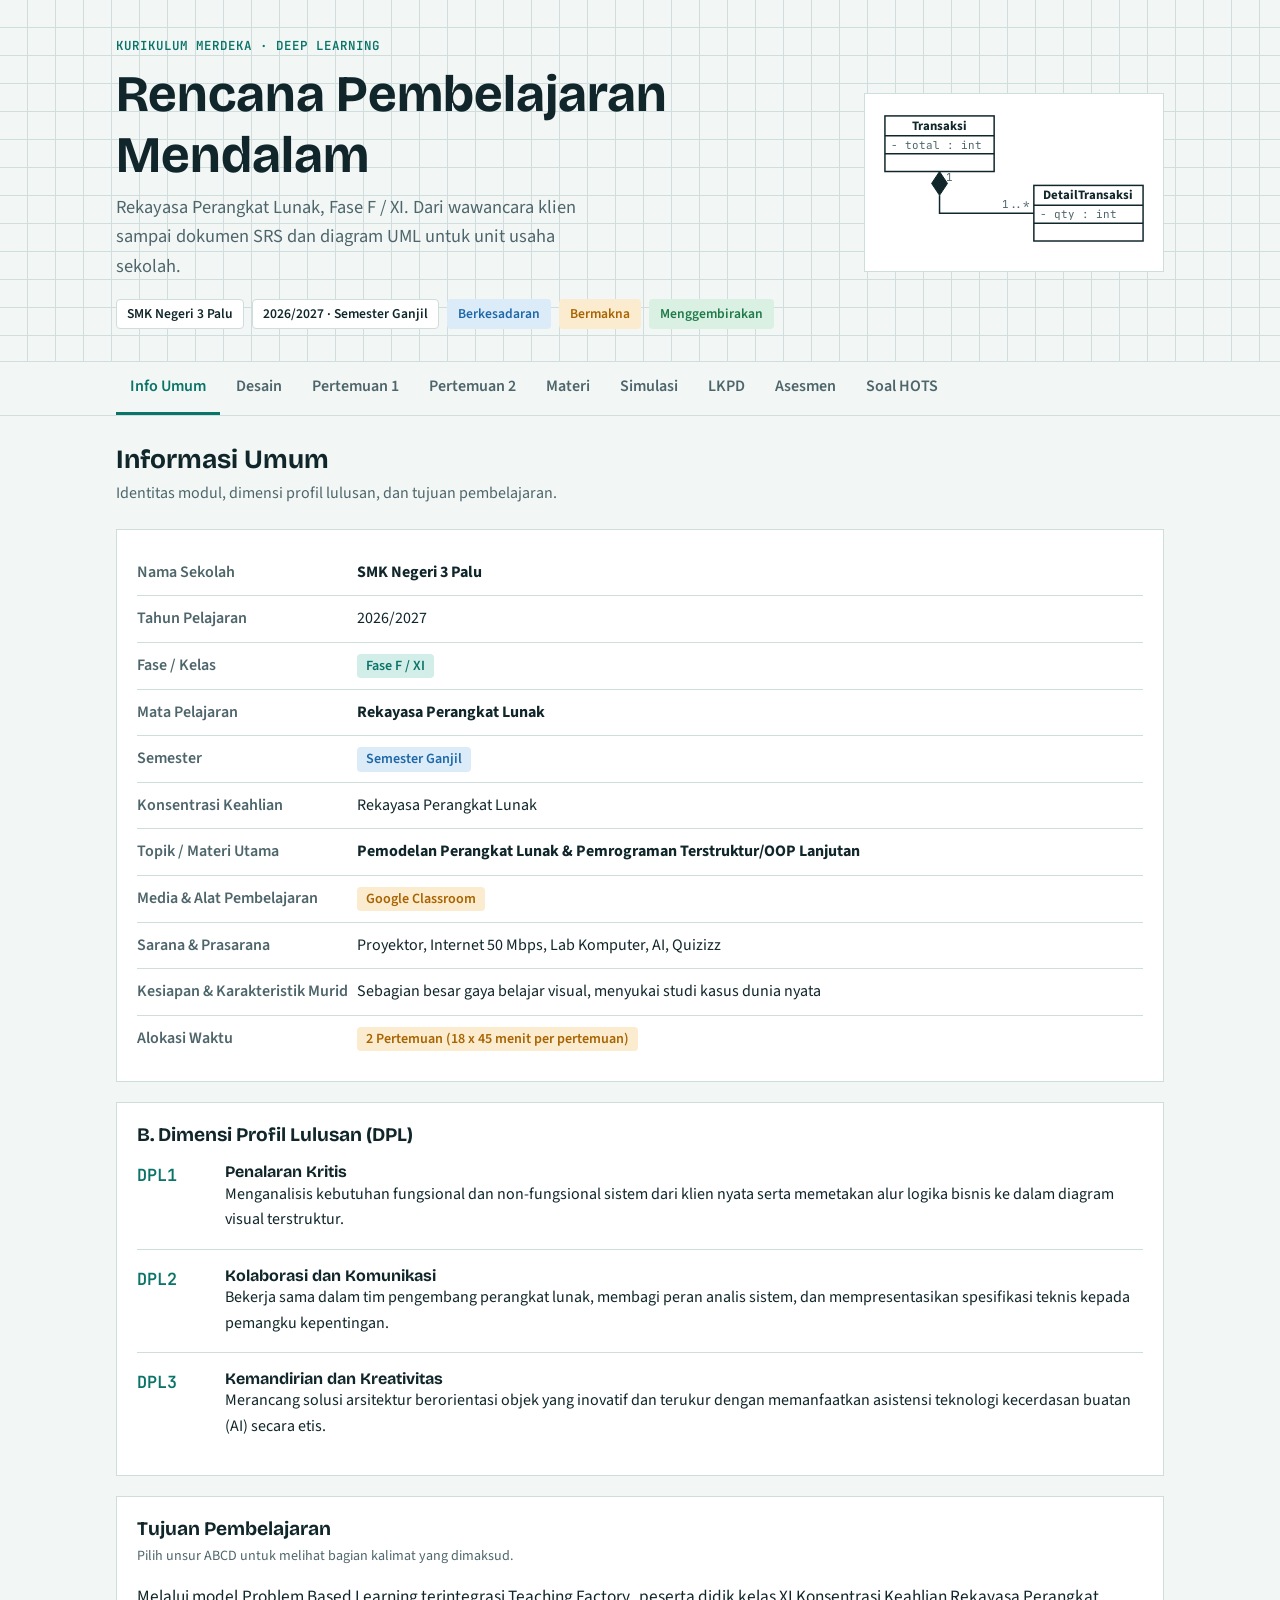
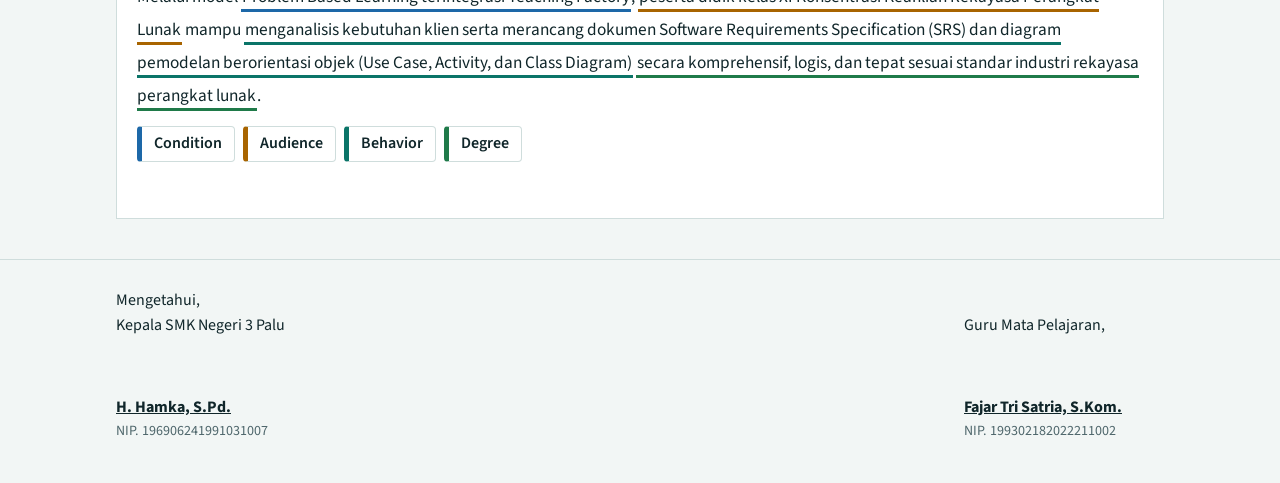
<file: RPM Pemodelan Perangkat Lunak.html>
<!doctype html><html><head><meta charset=utf8><meta name=viewport content="width=device-width,initial-scale=1,viewport-fit=cover"><style>:root{color-scheme:light;box-sizing:border-box;padding-top:env(safe-area-inset-top,0px);padding-bottom:env(safe-area-inset-bottom,0px)}html{scroll-padding-top:env(safe-area-inset-top,0px)}body{margin:0;padding:0;font:14px -apple-system,BlinkMacSystemFont,sans-serif;background:#fff;color:#000}img{max-width:100%}[hidden]:not([hidden=until-found i]){display:none!important}</style></head><body>
<title>RPM Pemodelan Perangkat Lunak</title>
<meta name="claude:viewport-fit-sides" content="cover">
<link rel="stylesheet" href="https://fonts.googleapis.com/css2?family=Bricolage+Grotesque:opsz,wght@12..96,500;12..96,700&family=JetBrains+Mono:wght@400;600&family=Source+Sans+3:wght@400;600;700&display=swap">
<style>
/* Layout: kepala halaman rata kiri dengan motif class diagram, tab navigasi lengket, satu panel aktif per tab, komponen interaktif di dalam panel. */
:root {
  --bg:#f2f6f5; --surface:#ffffff; --surface-2:#e8f0ef; --fg:#10262a; --muted:#4e666b; --line:#cfdddc;
  --accent:#0a7468; --accent-soft:#d3ede9; --accent-ink:#ffffff;
  --amber:#a86400; --amber-soft:#fbebcf; --blue:#1d68a8; --blue-soft:#dcebf8;
  --green:#1f7a49; --green-soft:#d9f0e2; --red:#b3372f; --red-soft:#f8dedb;
  --code-bg:#0f2a2e; --code-fg:#d8ece9;
  --f-display:'Bricolage Grotesque','Segoe UI',system-ui,sans-serif;
  --f-body:'Source Sans 3','Segoe UI',system-ui,sans-serif;
  --f-mono:'JetBrains Mono',ui-monospace,Menlo,Consolas,monospace;
}
@media (prefers-color-scheme: dark) { :root:not([data-theme="light"]) {
  --bg:#0c1a1d; --surface:#132629; --surface-2:#1a3236; --fg:#e3eeed; --muted:#93acaf; --line:#27434a;
  --accent:#45c7b6; --accent-soft:#16413f; --accent-ink:#06211f;
  --amber:#f0b64f; --amber-soft:#40310f; --blue:#6fb4ee; --blue-soft:#17344d;
  --green:#5fd08f; --green-soft:#143a26; --red:#f08a82; --red-soft:#4a1f1c;
  --code-bg:#07161a; --code-fg:#cfe6e3; color-scheme: dark; } }
:root[data-theme="dark"] {
  --bg:#0c1a1d; --surface:#132629; --surface-2:#1a3236; --fg:#e3eeed; --muted:#93acaf; --line:#27434a;
  --accent:#45c7b6; --accent-soft:#16413f; --accent-ink:#06211f;
  --amber:#f0b64f; --amber-soft:#40310f; --blue:#6fb4ee; --blue-soft:#17344d;
  --green:#5fd08f; --green-soft:#143a26; --red:#f08a82; --red-soft:#4a1f1c;
  --code-bg:#07161a; --code-fg:#cfe6e3; color-scheme: dark;
}
*{box-sizing:border-box}
body{background:var(--bg);color:var(--fg);font-family:var(--f-body);font-size:16px;line-height:1.6;margin:0}
body::before{content:"";position:fixed;inset:0 0 auto;height:env(safe-area-inset-top,0px);z-index:30;background:var(--bg)}
h1,h2,h3,h4{font-family:var(--f-display);line-height:1.2;text-wrap:balance;margin:0}
h2{font-size:1.65rem;font-weight:700}
h3{font-size:1.2rem;font-weight:700}
h4{font-size:1rem;font-weight:700}
p{margin:0}
.wrap{max-width:1080px;margin:0 auto;padding-left:max(16px,env(safe-area-inset-left,0px));padding-right:max(16px,env(safe-area-inset-right,0px))}
.mono{font-family:var(--f-mono)}
:focus-visible{outline:3px solid var(--accent);outline-offset:2px}
button{font:inherit;color:inherit;cursor:pointer}

/* hero */
.hero{border-bottom:1px solid var(--line);background-image:linear-gradient(var(--line) 1px,transparent 1px),linear-gradient(90deg,var(--line) 1px,transparent 1px);background-size:28px 28px;background-position:-1px -1px}
.hero-in{display:flex;gap:32px;align-items:center;justify-content:space-between;padding-block:36px 32px}
.hero-txt{min-width:0;flex:1 1 480px}
.eyebrow{font-family:var(--f-mono);font-size:.78rem;letter-spacing:.08em;text-transform:uppercase;color:var(--accent);font-weight:600}
.hero h1{font-size:clamp(2rem,5vw,3.2rem);font-weight:700;margin:8px 0 6px}
.hero .sub{font-size:1.15rem;color:var(--muted);max-width:52ch}
.chips{display:flex;flex-wrap:wrap;gap:8px;margin-top:18px}
.chip{display:inline-flex;align-items:center;gap:6px;padding:3px 10px;border-radius:4px;font-size:.85rem;font-weight:600;background:var(--surface);border:1px solid var(--line)}
.chip.mindful{color:var(--blue);background:var(--blue-soft);border-color:transparent}
.chip.meaning{color:var(--amber);background:var(--amber-soft);border-color:transparent}
.chip.joyful{color:var(--green);background:var(--green-soft);border-color:transparent}
.hero-art{flex:0 0 300px;background:var(--surface);border:1px solid var(--line);padding:10px}
@media (max-width:760px){.hero-art{display:none}}

/* tabs */
.tabs{position:sticky;top:env(safe-area-inset-top,0px);z-index:20;background:var(--bg);border-bottom:1px solid var(--line)}
.tabs-in{display:flex;gap:2px;overflow-x:auto;scrollbar-width:thin}
.tab{flex:0 0 auto;border:0;background:none;padding:12px 14px;font-weight:600;color:var(--muted);border-bottom:3px solid transparent;text-decoration:none;white-space:nowrap}
.tab:hover{color:var(--fg)}
.tab[aria-current="page"]{color:var(--accent);border-bottom-color:var(--accent)}

main{padding-block:28px 40px}
.sec-head{display:flex;flex-direction:column;gap:6px;margin-bottom:22px}
.sec-head p{color:var(--muted);max-width:70ch}
.panel{background:var(--surface);border:1px solid var(--line);padding:20px;min-width:0}
.stack{display:flex;flex-direction:column;gap:20px}
.cols{display:grid;grid-template-columns:repeat(auto-fit,minmax(min(100%,280px),1fr));gap:20px}
.cols>*{min-width:0}
.label{font-family:var(--f-mono);font-size:.75rem;letter-spacing:.07em;text-transform:uppercase;color:var(--muted);font-weight:600}

/* info table */
.kv{display:grid;grid-template-columns:minmax(120px,220px) 1fr;margin:0}
.kv dt,.kv dd{margin:0;padding:10px 0;border-bottom:1px solid var(--line)}
.kv dt{font-weight:600;color:var(--muted)}
.kv dd{min-width:0;overflow-wrap:anywhere}
.kv dt:last-of-type,.kv dd:last-of-type{border-bottom:0}
@media (max-width:560px){.kv{grid-template-columns:1fr}.kv dt{border-bottom:0;padding-bottom:0}}
.tag{display:inline-block;padding:1px 9px;border-radius:4px;font-size:.88rem;font-weight:600;background:var(--accent-soft);color:var(--accent)}
.tag.amber{background:var(--amber-soft);color:var(--amber)}
.tag.blue{background:var(--blue-soft);color:var(--blue)}

/* DPL */
.dpl{display:grid;grid-template-columns:72px 1fr;gap:16px;padding:16px 0;border-bottom:1px solid var(--line)}
.dpl:last-child{border-bottom:0}
.dpl-code{font-family:var(--f-mono);font-weight:600;font-size:1.05rem;color:var(--accent)}

/* TP ABCD */
.tp{font-size:1.08rem;line-height:1.9}
.tp mark{background:none;color:inherit;border-bottom:3px solid;padding:0 1px;cursor:pointer}
.tp mark[data-k="condition"]{border-color:var(--blue)}
.tp mark[data-k="audience"]{border-color:var(--amber)}
.tp mark[data-k="behavior"]{border-color:var(--accent)}
.tp mark[data-k="degree"]{border-color:var(--green)}
.tp.dim mark{opacity:.25}
.tp.dim mark.on{opacity:1;background:var(--surface-2)}
.abcd{display:flex;flex-wrap:wrap;gap:8px;margin-top:14px}
.abcd button{border:1px solid var(--line);background:var(--surface);padding:4px 12px;border-radius:4px;font-weight:600;border-left-width:5px}
.abcd button[data-k="condition"]{border-left-color:var(--blue)}
.abcd button[data-k="audience"]{border-left-color:var(--amber)}
.abcd button[data-k="behavior"]{border-left-color:var(--accent)}
.abcd button[data-k="degree"]{border-left-color:var(--green)}
.abcd button[aria-pressed="true"]{background:var(--surface-2)}
.abcd-note{margin-top:10px;color:var(--muted);min-height:1.6em}

/* rows */
.rows>div{display:grid;grid-template-columns:minmax(120px,200px) 1fr;gap:16px;padding:16px 0;border-bottom:1px solid var(--line)}
.rows>div:last-child{border-bottom:0}
@media (max-width:620px){.rows>div{grid-template-columns:1fr;gap:4px}}
ul.plain{margin:0;padding-left:20px;display:flex;flex-direction:column;gap:6px}

/* seg */
.seg{display:flex;flex-wrap:wrap;gap:6px;margin-bottom:18px}
.seg button{border:1px solid var(--line);background:var(--surface);padding:7px 14px;border-radius:4px;font-weight:600}
.seg button[aria-pressed="true"]{background:var(--accent);color:var(--accent-ink);border-color:var(--accent)}

/* meeting */
.meet-head{display:flex;flex-wrap:wrap;gap:12px 24px;align-items:flex-end;justify-content:space-between;margin-bottom:18px}
.meet-head h2{max-width:34ch}
.pbar{display:flex;height:46px;border:1px solid var(--line);margin-bottom:6px}
.pbar button{border:0;border-right:1px solid var(--surface);min-width:0;padding:0 8px;font-family:var(--f-mono);font-size:.78rem;font-weight:600;color:#fff;display:flex;align-items:center;justify-content:center;overflow:hidden;white-space:nowrap}
.pbar button:last-child{border-right:0}
.ph-memahami{background:#0a7468}
.ph-mengaplikasi{background:#9a5b00}
.ph-merefleksi{background:#1d68a8}
.pbar button[aria-pressed="true"]{outline:3px solid var(--fg);outline-offset:-3px}
.pnote{color:var(--muted);font-size:.9rem;margin-bottom:16px}
.step{display:grid;grid-template-columns:56px 1fr;gap:0 16px;padding:18px 0;border-top:1px solid var(--line)}
.step-n{font-family:var(--f-display);font-size:2rem;font-weight:700;line-height:1}
.step.memahami .step-n{color:var(--accent)}
.step.mengaplikasi .step-n{color:var(--amber)}
.step.merefleksi .step-n{color:var(--blue)}
.step-top{display:flex;flex-wrap:wrap;gap:6px 12px;align-items:baseline;margin-bottom:6px}
.step-top .meta{font-family:var(--f-mono);font-size:.8rem;color:var(--muted)}
.step p{max-width:78ch}
.step label{display:inline-flex;align-items:center;gap:8px;margin-top:10px;font-size:.9rem;color:var(--muted);cursor:pointer}
.step label input{width:18px;height:18px;accent-color:var(--accent)}
.step.done p,.step.done h4{opacity:.6}
.prog{height:8px;background:var(--surface-2);border:1px solid var(--line);margin-top:6px}
.prog>i{display:block;height:100%;background:var(--accent);width:0;transition:width .25s}
@media (prefers-reduced-motion:reduce){.prog>i{transition:none}}
@media (max-width:480px){.step{grid-template-columns:36px 1fr;gap:0 10px}.step-n{font-size:1.5rem}}

/* demos */
.demo{border:1px solid var(--line);background:var(--surface-2);padding:14px;margin-block:14px}
.demo svg{display:block;width:100%;height:auto;max-width:100%}
.demo-scroll{overflow-x:auto}
.sv-box{fill:var(--surface);stroke:var(--fg);stroke-width:1.5}
.sv-ln{stroke:var(--fg);stroke-width:1.5;fill:none}
.sv-fill{fill:var(--fg);stroke:var(--fg)}
.sv-hollow{fill:var(--surface);stroke:var(--fg);stroke-width:1.5}
.sv-txt{fill:var(--fg);font-family:var(--f-body);font-size:13px}
.sv-mono{fill:var(--muted);font-family:var(--f-mono);font-size:11px}
.sv-lane{fill:var(--surface);stroke:var(--line);stroke-width:1.5}
.sv-head{fill:var(--accent-soft)}
.sv-hl{stroke:var(--accent);stroke-width:2.5}
.dim{opacity:.18}
.cap{margin-top:10px;min-height:3.2em}
.lg{display:grid;grid-template-columns:repeat(auto-fit,minmax(150px,1fr));gap:8px;margin-top:10px}
.lg button{border:1px solid var(--line);background:var(--surface);padding:8px;text-align:left;display:flex;flex-direction:column;gap:6px;align-items:flex-start}
.lg button[aria-pressed="true"]{border-color:var(--accent);box-shadow:inset 0 0 0 1px var(--accent)}
.lg svg{width:70px;height:34px}
pre.code{background:var(--code-bg);color:var(--code-fg);padding:16px;overflow-x:auto;font-family:var(--f-mono);font-size:.82rem;line-height:1.6;margin:10px 0 0}
table.vis{border-collapse:collapse;width:100%;font-size:.95rem}
table.vis th,table.vis td{border-bottom:1px solid var(--line);padding:8px 10px;text-align:left;vertical-align:top}
table.vis th{font-family:var(--f-mono);font-size:.75rem;text-transform:uppercase;letter-spacing:.06em;color:var(--muted)}
.flow{display:flex;flex-wrap:wrap;align-items:stretch;gap:10px}
.flow>div{flex:1 1 180px;padding:12px;border:1px solid var(--line);background:var(--surface-2)}
.flow>b{align-self:center;font-family:var(--f-mono);color:var(--accent)}

/* lkpd */
.check{display:grid;grid-template-columns:28px 1fr;gap:12px;padding:12px 0;border-bottom:1px solid var(--line)}
.check:last-child{border-bottom:0}
.check input{width:20px;height:20px;margin-top:3px;accent-color:var(--accent)}
.check label{cursor:pointer}
.check.on label{opacity:.55;text-decoration:line-through}
.field{display:flex;flex-wrap:wrap;gap:10px;align-items:center;margin-top:10px}
.field input[type=text],.field input[type=number]{font:inherit;color:var(--fg);background:var(--surface);border:1px solid var(--fg);padding:8px 10px;min-width:0;flex:1 1 200px}
.btn{border:1px solid var(--accent);background:var(--accent);color:var(--accent-ink);padding:8px 16px;font-weight:700;border-radius:4px}
.btn.ghost{background:transparent;color:var(--accent)}
.out{font-family:var(--f-mono);font-size:.9rem;background:var(--code-bg);color:var(--code-fg);padding:10px 12px;overflow-wrap:anywhere;margin-top:10px}
.brief{border:1px dashed var(--blue);background:var(--blue-soft);padding:16px}

/* rubrik */
.rub{border-collapse:collapse;min-width:820px;width:100%}
.rub th,.rub td{border:1px solid var(--line);padding:0;vertical-align:top;text-align:left}
.rub th{padding:10px;background:var(--surface-2);font-size:.85rem}
.rub th.asp,.rub td.asp{width:17%;padding:10px;font-weight:700;background:var(--surface-2)}
.rub td button{display:block;width:100%;height:100%;border:0;background:var(--surface);padding:10px;text-align:left;font-size:.88rem;line-height:1.45}
.rub td button:hover{background:var(--accent-soft)}
.rub td button[aria-pressed="true"]{background:var(--accent);color:var(--accent-ink)}
.score{display:flex;flex-wrap:wrap;gap:16px 32px;align-items:center;margin-top:16px;padding:16px;background:var(--surface-2);border:1px solid var(--line)}
.score .big{font-family:var(--f-display);font-size:2.2rem;font-weight:700;color:var(--accent);line-height:1}
.split{display:flex;height:34px;border:1px solid var(--line);margin-top:12px}
.split>div{display:flex;align-items:center;justify-content:center;font-family:var(--f-mono);font-size:.8rem;font-weight:600;color:#fff;min-width:0;overflow:hidden}

/* hots */
.q{padding:20px 0;border-top:1px solid var(--line)}
.q:first-of-type{border-top:0;padding-top:0}
.q-text{max-width:80ch;margin:8px 0 14px}
.sel{display:flex;flex-wrap:wrap;gap:10px 20px;align-items:center;margin-bottom:10px}
.sel label{display:flex;flex-direction:column;gap:4px;font-weight:600;font-size:.9rem}
select{font:inherit;color:var(--fg);background:var(--surface);border:1px solid var(--fg);padding:8px 10px;min-width:210px;max-width:100%}
.opts{display:flex;flex-direction:column;gap:8px;margin-bottom:12px}
.opts label{display:flex;gap:10px;align-items:flex-start;padding:10px 12px;border:1px solid var(--line);background:var(--surface);cursor:pointer}
.opts input{margin-top:5px;accent-color:var(--accent)}
.fb{margin-top:12px;padding:12px 14px;border-left:5px solid;max-width:80ch}
.fb.ok{background:var(--green-soft);border-color:var(--green)}
.fb.no{background:var(--red-soft);border-color:var(--red)}
.key{margin-top:10px;padding:14px;background:var(--surface-2);border:1px solid var(--line);max-width:80ch}
.sum{display:flex;gap:12px;align-items:baseline;flex-wrap:wrap;margin-bottom:6px}

/* simulasi */
.chat{display:flex;flex-direction:column;gap:10px;max-height:340px;overflow-y:auto;padding:12px;background:var(--surface-2);border:1px solid var(--line);min-height:120px;margin-top:10px}
.bb{max-width:88%;padding:8px 12px;border:1px solid var(--line);overflow-wrap:anywhere}
.bb.me{align-self:flex-end;background:var(--accent);color:var(--accent-ink);border-color:var(--accent)}
.bb.cl{align-self:flex-start;background:var(--surface)}
.bb.tip{align-self:stretch;max-width:100%;background:var(--amber-soft);border-color:transparent;font-size:.92rem}
.bb .who{display:block;font-family:var(--f-mono);font-size:.7rem;letter-spacing:.06em;text-transform:uppercase;opacity:.75;margin-bottom:2px}
.qlist{display:flex;flex-direction:column;gap:6px;margin-top:8px}
.qlist button{text-align:left;border:1px solid var(--line);background:var(--surface);padding:8px 12px}
.qlist button:hover:not(:disabled){border-color:var(--accent)}
.qlist button:disabled{opacity:.45;cursor:default}
.tag.red{background:var(--red-soft);color:var(--red)}
.tag.green{background:var(--green-soft);color:var(--green)}
.us{margin:0;padding-left:20px;display:flex;flex-direction:column;gap:8px}
.cgsel{display:flex;flex-wrap:wrap;gap:8px;margin-top:6px}
.cgsel label{display:inline-flex;gap:8px;align-items:center;padding:6px 12px;border:1px solid var(--line);background:var(--surface);cursor:pointer;font-family:var(--f-mono);font-size:.85rem}
.cgsel input{accent-color:var(--accent);width:16px;height:16px}
footer.sign{border-top:1px solid var(--line);padding-block:28px 40px}
.sign-in{display:flex;flex-wrap:wrap;gap:24px 80px;justify-content:space-between}
.sign-in div{min-width:200px}
.sign-in .sp{height:56px}
.sign-in b{text-decoration:underline}
.small{font-size:.88rem;color:var(--muted)}
</style>

<header class="hero">
  <div class="wrap hero-in">
    <div class="hero-txt">
      <div class="eyebrow">Kurikulum Merdeka &middot; Deep Learning</div>
      <h1>Rencana Pembelajaran Mendalam</h1>
      <p class="sub">Rekayasa Perangkat Lunak, Fase F / XI. Dari wawancara klien sampai dokumen SRS dan diagram UML untuk unit usaha sekolah.</p>
      <div class="chips">
        <span class="chip">SMK Negeri 3 Palu</span>
        <span class="chip">2026/2027 &middot; Semester Ganjil</span>
        <span class="chip mindful">Berkesadaran</span>
        <span class="chip meaning">Bermakna</span>
        <span class="chip joyful">Menggembirakan</span>
      </div>
    </div>
    <div class="hero-art" aria-hidden="true">
      <svg viewBox="0 0 280 150" width="100%" role="img">
        <rect class="sv-box" x="10" y="12" width="110" height="56"/><line class="sv-ln" x1="10" y1="32" x2="120" y2="32"/><line class="sv-ln" x1="10" y1="50" x2="120" y2="50"/>
        <text class="sv-txt" x="65" y="26" text-anchor="middle" font-weight="700">Transaksi</text>
        <text class="sv-mono" x="16" y="45">- total : int</text>
        <rect class="sv-box" x="160" y="82" width="110" height="56"/><line class="sv-ln" x1="160" y1="102" x2="270" y2="102"/><line class="sv-ln" x1="160" y1="120" x2="270" y2="120"/>
        <text class="sv-txt" x="215" y="96" text-anchor="middle" font-weight="700">DetailTransaksi</text>
        <text class="sv-mono" x="166" y="115">- qty : int</text>
        <polygon class="sv-fill" points="65,68 73,80 65,92 57,80"/>
        <polyline class="sv-ln" points="65,92 65,110 160,110"/>
        <text class="sv-mono" x="72" y="78">1</text><text class="sv-mono" x="128" y="105">1..*</text>
      </svg>
    </div>
  </div>
</header>

<nav class="tabs" aria-label="Bagian RPP">
  <div class="wrap tabs-in" id="tabs">
    <a class="tab" href="#info">Info Umum</a>
    <a class="tab" href="#desain">Desain</a>
    <a class="tab" href="#p1">Pertemuan 1</a>
    <a class="tab" href="#p2">Pertemuan 2</a>
    <a class="tab" href="#materi">Materi</a>
    <a class="tab" href="#simulasi">Simulasi</a>
    <a class="tab" href="#lkpd">LKPD</a>
    <a class="tab" href="#asesmen">Asesmen</a>
    <a class="tab" href="#hots">Soal HOTS</a>
  </div>
</nav>

<main class="wrap">

<!-- INFO -->
<section id="info" hidden>
  <div class="sec-head"><h2>Informasi Umum</h2><p>Identitas modul, dimensi profil lulusan, dan tujuan pembelajaran.</p></div>
  <div class="stack">
    <div class="panel">
      <dl class="kv">
        <dt>Nama Sekolah</dt><dd><b>SMK Negeri 3 Palu</b></dd>
        <dt>Tahun Pelajaran</dt><dd>2026/2027</dd>
        <dt>Fase / Kelas</dt><dd><span class="tag">Fase F / XI</span></dd>
        <dt>Mata Pelajaran</dt><dd><b>Rekayasa Perangkat Lunak</b></dd>
        <dt>Semester</dt><dd><span class="tag blue">Semester Ganjil</span></dd>
        <dt>Konsentrasi Keahlian</dt><dd>Rekayasa Perangkat Lunak</dd>
        <dt>Topik / Materi Utama</dt><dd><b>Pemodelan Perangkat Lunak &amp; Pemrograman Terstruktur/OOP Lanjutan</b></dd>
        <dt>Media &amp; Alat Pembelajaran</dt><dd><span class="tag amber">Google Classroom</span></dd>
        <dt>Sarana &amp; Prasarana</dt><dd>Proyektor, Internet 50 Mbps, Lab Komputer, AI, Quizizz</dd>
        <dt>Kesiapan &amp; Karakteristik Murid</dt><dd>Sebagian besar gaya belajar visual, menyukai studi kasus dunia nyata</dd>
        <dt>Alokasi Waktu</dt><dd><span class="tag amber">2 Pertemuan (18 x 45 menit per pertemuan)</span></dd>
      </dl>
    </div>

    <div class="panel">
      <h3>B. Dimensi Profil Lulusan (DPL)</h3>
      <div>
        <div class="dpl"><div class="dpl-code">DPL1</div><div><h4>Penalaran Kritis</h4><p>Menganalisis kebutuhan fungsional dan non-fungsional sistem dari klien nyata serta memetakan alur logika bisnis ke dalam diagram visual terstruktur.</p></div></div>
        <div class="dpl"><div class="dpl-code">DPL2</div><div><h4>Kolaborasi dan Komunikasi</h4><p>Bekerja sama dalam tim pengembang perangkat lunak, membagi peran analis sistem, dan mempresentasikan spesifikasi teknis kepada pemangku kepentingan.</p></div></div>
        <div class="dpl"><div class="dpl-code">DPL3</div><div><h4>Kemandirian dan Kreativitas</h4><p>Merancang solusi arsitektur berorientasi objek yang inovatif dan terukur dengan memanfaatkan asistensi teknologi kecerdasan buatan (AI) secara etis.</p></div></div>
      </div>
    </div>

    <div class="panel">
      <h3>Tujuan Pembelajaran</h3>
      <p class="small" style="margin:4px 0 14px">Pilih unsur ABCD untuk melihat bagian kalimat yang dimaksud.</p>
      <p class="tp" id="tp">Melalui model <mark data-k="condition">Problem Based Learning terintegrasi Teaching Factory</mark>, <mark data-k="audience">peserta didik kelas XI Konsentrasi Keahlian Rekayasa Perangkat Lunak</mark> mampu <mark data-k="behavior">menganalisis kebutuhan klien serta merancang dokumen Software Requirements Specification (SRS) dan diagram pemodelan berorientasi objek (Use Case, Activity, dan Class Diagram)</mark> <mark data-k="degree">secara komprehensif, logis, dan tepat sesuai standar industri rekayasa perangkat lunak</mark>.</p>
      <div class="abcd" id="abcd">
        <button data-k="condition" aria-pressed="false">Condition</button>
        <button data-k="audience" aria-pressed="false">Audience</button>
        <button data-k="behavior" aria-pressed="false">Behavior</button>
        <button data-k="degree" aria-pressed="false">Degree</button>
      </div>
      <p class="abcd-note" id="abcdNote"></p>
    </div>
  </div>
</section>

<!-- DESAIN -->
<section id="desain" hidden>
  <div class="sec-head"><h2>Desain Pembelajaran</h2><p>Praktik pedagogis, lingkungan, kemitraan, dan pemanfaatan digital.</p></div>
  <div class="panel rows">
    <div><h3>Praktik Pedagogis</h3><p>Model Problem Based Learning (PBL) berorientasi Teaching Factory (TeFa), dengan murid berperan sebagai profesional <b>Junior System Analyst</b>. Pembelajaran menerapkan deep learning (Mindful, Meaningful, Joyful Learning) dengan mengombinasikan visual scaffolding, simulasi wawancara klien, perancangan diagram interaktif, dan validasi sejawat.</p></div>
    <div><h3>Lingkungan Pembelajaran</h3><p>Laboratorium Komputer SMKN 3 Palu disimulasikan sebagai Software House / Studio Digital Agency. Meja ditata berbentuk klaster tim kerja (scrum teams) dengan akses internet stabil 50 Mbps untuk eksplorasi referensi, repository Google Classroom, dan peranti pemodelan digital.</p></div>
    <div><h3>Kemitraan Pembelajaran</h3><p>Kolaborasi dengan Unit Produksi / Teaching Factory SMKN 3 Palu (misalnya Unit Jasa Percetakan atau Kantin Digital) dan UMKM mitra lokal di Kota Palu sebagai penyedia studi kasus nyata (klien autentik) yang membutuhkan sistem informasi berbasis web/mobile.</p></div>
    <div><h3>Pemanfaatan Digital</h3>
      <ul class="plain">
        <li><b>Google Classroom</b> untuk tugas, lembar kerja, dan materi.</li>
        <li><b>Quizizz</b> untuk asesmen formatif interaktif visual.</li>
        <li><b>Generative AI</b> (ChatGPT/Claude/Gemini) sebagai mitra brainstorming skenario use case.</li>
        <li><b>Aplikasi diagramming</b>: PlantUML, Draw.io, atau StarUML.</li>
      </ul>
    </div>
  </div>
</section>

<!-- P1 -->
<section id="p1" hidden>
  <div class="meet-head">
    <div><div class="eyebrow">Pertemuan 1 &middot; 18 x 45 menit</div><h2>Elisitasi Kebutuhan Klien, SRS, dan Pemodelan Alur Sistem (Use Case &amp; Activity Diagram)</h2></div>
    <div style="min-width:200px"><div class="small" id="pg-p1">0 dari 7 langkah ditandai</div><div class="prog"><i id="pb-p1"></i></div></div>
  </div>
  <div class="pbar" id="bar-p1"></div>
  <p class="pnote">Lebar blok sama dengan durasi tiap fase. Klik blok untuk menyaring langkah.</p>
  <div id="steps-p1"></div>
</section>

<!-- P2 -->
<section id="p2" hidden>
  <div class="meet-head">
    <div><div class="eyebrow">Pertemuan 2 &middot; 18 x 45 menit</div><h2>Pemodelan Struktur Berorientasi Objek Lanjutan (Class Diagram, Atribut, Relasi) &amp; Finalisasi Dokumen SRS Layanan TeFa</h2></div>
    <div style="min-width:200px"><div class="small" id="pg-p2">0 dari 7 langkah ditandai</div><div class="prog"><i id="pb-p2"></i></div></div>
  </div>
  <div class="pbar" id="bar-p2"></div>
  <p class="pnote">Lebar blok sama dengan durasi tiap fase. Klik blok untuk menyaring langkah.</p>
  <div id="steps-p2"></div>
</section>

<!-- MATERI -->
<section id="materi" hidden>
  <div class="sec-head"><h2>Uraian Materi</h2><p>Pemodelan perangkat lunak berorientasi objek (UML) dalam Teaching Factory.</p></div>
  <div class="seg" id="seg-materi">
    <button data-t="m-peran" aria-pressed="true">Peran Analyst</button>
    <button data-t="m-uc" aria-pressed="false">Use Case</button>
    <button data-t="m-act" aria-pressed="false">Activity</button>
    <button data-t="m-cls" aria-pressed="false">Class Diagram</button>
  </div>

  <div class="panel" id="m-peran">
    <h3>Peran Junior System Analyst dalam Rekayasa Perangkat Lunak</h3>
    <p style="margin:8px 0 14px;max-width:75ch">System Analyst menjadi jembatan antara kebutuhan bisnis klien (problem domain) dan solusi teknologi yang dibangun programmer (solution domain).</p>
    <div class="flow">
      <div><div class="label">Problem domain</div><b>Kebutuhan bisnis klien</b></div><b>&rarr;</b>
      <div style="background:var(--accent-soft)"><div class="label">Jembatan</div><b>System Analyst</b></div><b>&rarr;</b>
      <div><div class="label">Solution domain</div><b>Solusi oleh programmer</b></div>
    </div>
    <h4 style="margin-top:20px">Tugas utama</h4>
    <ul class="plain" style="margin-top:8px">
      <li>Elisitasi kebutuhan (fact-finding).</li>
      <li>Menganalisis kelayakan.</li>
      <li>Menuangkan hasilnya ke dalam Software Requirements Specification (SRS).</li>
    </ul>
  </div>

  <div class="panel" id="m-uc" hidden>
    <h3>Pemodelan Kebutuhan Fungsional dengan Use Case Diagram</h3>
    <p style="margin:8px 0;max-width:75ch">Use Case Diagram memodelkan interaksi antara aktor eksternal (pengguna atau sistem lain) dengan fungsionalitas sistem.</p>
    <div class="demo">
      <div class="seg" id="seg-uc" style="margin-bottom:10px">
        <button data-v="all" aria-pressed="true">Semua</button>
        <button data-v="include" aria-pressed="false">&laquo;include&raquo;</button>
        <button data-v="extend" aria-pressed="false">&laquo;extend&raquo;</button>
      </div>
      <svg viewBox="0 0 540 250" role="img" aria-label="Contoh use case diagram dengan relasi include dan extend">
        <defs><marker id="ah" viewBox="0 0 10 10" refX="9" refY="5" markerWidth="9" markerHeight="9" orient="auto-start-reverse"><path d="M1 1 L9 5 L1 9" fill="none" stroke="var(--fg)" stroke-width="1.5"/></marker></defs>
        <rect class="sv-lane" x="110" y="8" width="420" height="234"/>
        <text class="sv-mono" x="120" y="26">Sistem Kasir TeFa (system boundary)</text>
        <g><circle cx="44" cy="108" r="12" class="sv-hollow"/><path class="sv-ln" d="M44 120V160M20 134H68M44 160L26 190M44 160L62 190"/><text class="sv-txt" x="44" y="212" text-anchor="middle">Kasir</text></g>
        <line class="sv-ln" x1="64" y1="124" x2="150" y2="84"/><line class="sv-ln" x1="64" y1="140" x2="150" y2="186"/>
        <g id="uc-base">
          <ellipse class="sv-box" cx="210" cy="70" rx="62" ry="28"/><text class="sv-txt" x="210" y="75" text-anchor="middle">Checkout</text>
          <ellipse class="sv-box" cx="210" cy="190" rx="70" ry="28"/><text class="sv-txt" x="210" y="195" text-anchor="middle">Transaksi Berhasil</text>
        </g>
        <g id="uc-inc">
          <ellipse class="sv-box" cx="440" cy="60" rx="76" ry="28"/><text class="sv-txt" x="440" y="65" text-anchor="middle">Validasi Pembayaran</text>
          <line class="sv-ln" x1="272" y1="66" x2="364" y2="62" stroke-dasharray="6 4" marker-end="url(#ah)"/>
          <text class="sv-mono" x="318" y="52" text-anchor="middle">&laquo;include&raquo;</text>
        </g>
        <g id="uc-ext">
          <ellipse class="sv-box" cx="440" cy="190" rx="76" ry="28"/><text class="sv-txt" x="440" y="195" text-anchor="middle">Cetak Invoice Fisik</text>
          <line class="sv-ln" x1="364" y1="190" x2="280" y2="190" stroke-dasharray="6 4" marker-end="url(#ah)"/>
          <text class="sv-mono" x="322" y="180" text-anchor="middle">&laquo;extend&raquo;</text>
        </g>
      </svg>
      <p class="cap" id="ucCap">Pilih jenis relasi untuk menyorot bagian diagram.</p>
    </div>
    <table class="vis"><tbody>
      <tr><th>Aktor</th><td>Entitas luar yang berinteraksi dengan sistem (Kasir, Pelanggan, Manajer Gudang).</td></tr>
      <tr><th>Use Case</th><td>Fungsionalitas tingkat tinggi sistem (&lsquo;Mengelola Data Barang&rsquo;, &lsquo;Melakukan Transaksi Penjualan&rsquo;).</td></tr>
      <tr><th>&laquo;include&raquo;</th><td>Use case wajib memanggil use case lain untuk menyelesaikan prosesnya. Contoh: &lsquo;Checkout&rsquo; include &lsquo;Validasi Pembayaran&rsquo;.</td></tr>
      <tr><th>&laquo;extend&raquo;</th><td>Perilaku opsional atau kondisional. Contoh: &lsquo;Cetak Invoice Fisik&rsquo; extend &lsquo;Transaksi Berhasil&rsquo; jika pelanggan meminta struk.</td></tr>
    </tbody></table>
  </div>

  <div class="panel" id="m-act" hidden>
    <h3>Pemodelan Alur Logika Bisnis dengan Activity Diagram</h3>
    <p style="margin:8px 0;max-width:75ch">Activity diagram memodelkan alur kerja (workflow) langkah demi langkah dari suatu proses bisnis. Contoh di bawah adalah alur transaksi kasir yang dipisah per penanggung jawab.</p>
    <div class="demo demo-scroll">
      <svg viewBox="0 0 540 360" style="min-width:480px" role="img" aria-label="Contoh activity diagram swimlane transaksi kasir">
        <defs><marker id="ah2" viewBox="0 0 10 10" refX="9" refY="5" markerWidth="8" markerHeight="8" orient="auto"><path d="M1 1 L9 5 L1 9" fill="none" stroke="var(--fg)" stroke-width="1.5"/></marker></defs>
        <rect class="sv-lane" x="8" y="8" width="262" height="344"/><rect class="sv-lane" x="270" y="8" width="262" height="344"/>
        <rect class="sv-head" x="8" y="8" width="262" height="28"/><rect class="sv-head" x="270" y="8" width="262" height="28"/>
        <text class="sv-txt" x="139" y="27" text-anchor="middle" font-weight="700">Kasir</text><text class="sv-txt" x="401" y="27" text-anchor="middle" font-weight="700">Sistem</text>
        <circle class="sv-fill" cx="139" cy="58" r="8"/>
        <line class="sv-ln" x1="139" y1="66" x2="139" y2="84" marker-end="url(#ah2)"/>
        <rect class="sv-box" x="79" y="86" width="120" height="36" rx="14"/><text class="sv-txt" x="139" y="109" text-anchor="middle">Input barang</text>
        <line class="sv-ln" x1="199" y1="104" x2="340" y2="104" marker-end="url(#ah2)"/>
        <rect class="sv-box" x="341" y="86" width="120" height="36" rx="14"/><text class="sv-txt" x="401" y="109" text-anchor="middle">Validasi stok</text>
        <line class="sv-ln" x1="401" y1="122" x2="401" y2="146" marker-end="url(#ah2)"/>
        <polygon class="sv-box" points="401,148 441,174 401,200 361,174"/><text class="sv-mono" x="401" y="178" text-anchor="middle">stok?</text>
        <polyline class="sv-ln" points="361,174 139,174 139,126" marker-end="url(#ah2)"/><text class="sv-mono" x="250" y="168" text-anchor="middle">tidak cukup</text>
        <line class="sv-ln" x1="401" y1="200" x2="401" y2="224" marker-end="url(#ah2)"/><text class="sv-mono" x="410" y="216">cukup</text>
        <rect class="sv-box" x="341" y="226" width="120" height="36" rx="14"/><text class="sv-txt" x="401" y="249" text-anchor="middle">Hitung total</text>
        <polyline class="sv-ln" points="341,244 139,244 139,268" marker-end="url(#ah2)"/>
        <rect class="sv-box" x="69" y="270" width="140" height="36" rx="14"/><text class="sv-txt" x="139" y="293" text-anchor="middle">Terima pembayaran</text>
        <polyline class="sv-ln" points="209,288 401,288 401,306" marker-end="url(#ah2)"/>
        <rect class="sv-box" x="341" y="308" width="120" height="30" rx="14"/><text class="sv-txt" x="401" y="328" text-anchor="middle">Cetak struk</text>
        <circle class="sv-hollow" cx="500" cy="323" r="9"/><circle class="sv-fill" cx="500" cy="323" r="5"/>
        <line class="sv-ln" x1="461" y1="323" x2="489" y2="323" marker-end="url(#ah2)"/>
      </svg>
    </div>
    <h4 style="margin-top:18px">Fitur kunci</h4>
    <div class="lg" id="actLg"></div>
    <p class="cap" id="actCap"></p>
  </div>

  <div class="panel" id="m-cls" hidden>
    <h3>Pemodelan Struktur Sistem Menggunakan Class Diagram</h3>
    <p style="margin:8px 0;max-width:75ch">Class Diagram adalah diagram struktural inti dalam OOP yang menggambarkan struktur statis sistem. Setiap kelas memuat nama kelas, atribut, dan method/operasi.</p>
    <table class="vis" style="margin-bottom:6px"><tbody>
      <tr><th>+</th><td>public</td><th>-</th><td>private</td><th>#</th><td>protected</td></tr>
    </tbody></table>
    <h4 style="margin-top:18px">Relasi antarkelas</h4>
    <div class="demo">
      <div class="seg" id="seg-rel" style="margin-bottom:10px"></div>
      <div id="relSvg"></div>
      <p class="cap" id="relCap"></p>
    </div>
    <h4 style="margin-top:18px">Dari diagram ke kerangka kode</h4>
    <p class="small" style="margin-top:4px">Contoh kerangka kelas TypeScript dari class diagram sistem kasir TeFa (ilustrasi).</p>
    <pre class="code"><code>class User {
  protected nama: string;
  private kataSandi: string;
  masuk(): boolean { /* ... */ }
}

class Kasir extends User {            // Generalization
  inputTransaksi(): Transaksi { /* ... */ }
}

class Transaksi {
  private total: number;
  private items: DetailTransaksi[];   // Composition 1..*
  hitungTotal(): number { /* ... */ }
}

class DetailTransaksi {
  private jumlah: number;
}</code></pre>
  </div>
</section>

<!-- SIMULASI -->
<section id="simulasi" hidden>
  <div class="sec-head"><h2>Simulasi</h2><p>Latihan langsung untuk dua kegiatan inti: wawancara klien pada Pertemuan 1 dan uji coba mini code generator pada Pertemuan 2.</p></div>
  <div class="seg" id="seg-sim">
    <button data-t="s-iv" aria-pressed="true">Wawancara Klien</button>
    <button data-t="s-cg" aria-pressed="false">Mini Code Generator</button>
  </div>

  <div id="s-iv" class="stack">
    <div class="brief">
      <div class="label">Skenario</div>
      <p style="margin-top:6px;max-width:80ch">Anda Lead Analyst sebuah tim Software House. Klien Anda adalah Manajer Unit TeFa Mart SMKN 3 Palu, yang masih memakai pencatatan kasir dan inventaris manual. Pilih pertanyaan satu per satu untuk menggali kebutuhan. Tidak semua pertanyaan efektif, jadi perhatikan jawaban dan catatan yang muncul.</p>
      <p class="small" style="margin-top:6px">Jawaban klien adalah skenario contoh untuk latihan, bukan data unit usaha yang sebenarnya.</p>
    </div>
    <div class="cols">
      <div class="panel">
        <h3>Percakapan</h3>
        <div class="chat" id="ivChat" aria-live="polite"></div>
        <div class="label" style="margin-top:14px">Pilih pertanyaan</div>
        <div class="qlist" id="ivQ"></div>
      </div>
      <div class="panel">
        <h3>Template elisitasi</h3>
        <div style="display:flex;justify-content:space-between;gap:12px;align-items:baseline;margin-top:6px"><span class="small" id="ivCov">Cakupan topik: 0 dari 7</span><span class="small" id="ivCnt">0 pertanyaan</span></div>
        <div class="prog"><i id="ivBar"></i></div>
        <div id="ivFind" style="margin-top:12px"></div>
        <div style="display:flex;flex-wrap:wrap;gap:8px;margin-top:14px"><button class="btn" id="ivUs">Susun user stories</button><button class="btn ghost" id="ivReset">Ulangi simulasi</button></div>
        <div id="ivStories" style="margin-top:14px"></div>
      </div>
    </div>
  </div>

  <div id="s-cg" hidden class="stack">
    <div class="brief">
      <div class="label">Skenario</div>
      <p style="margin-top:6px;max-width:80ch">Buktikan bahwa desain class diagram siap diimplementasikan. Pilih kelas yang ada di diagram tim Anda dan bahasa pemrogramannya, lalu lihat kerangka kode yang dihasilkan. Relasi hanya muncul bila kedua kelasnya ikut dipilih.</p>
    </div>
    <div class="panel">
      <div class="label">Kelas</div>
      <div class="cgsel" id="cgSel"></div>
      <div class="label" style="margin-top:14px">Bahasa</div>
      <div class="seg" id="seg-lang" style="margin:6px 0 0">
        <button data-l="ts" aria-pressed="true">TypeScript</button>
        <button data-l="java" aria-pressed="false">Java</button>
        <button data-l="php" aria-pressed="false">PHP</button>
      </div>
      <div class="cap small" id="cgHint" style="min-height:1.6em;margin-top:10px"></div>
      <pre class="code" id="cgOut" style="max-height:440px"></pre>
      <div class="field"><button class="btn" id="cgCopy">Salin kode</button><span class="small" id="cgMsg" role="status"></span></div>
      <table class="vis" style="margin-top:16px"><tbody>
        <tr><th>Simbol</th><th>+</th><th>-</th><th>#</th></tr>
        <tr><th>Kata kunci</th><td>public</td><td>private</td><td>protected</td></tr>
      </tbody></table>
      <p class="small" style="margin-top:8px">Kode ini kerangka ilustrasi: isi method belum ada dan menandai TODO untuk tim programmer.</p>
    </div>
  </div>
</section>

<!-- LKPD -->
<section id="lkpd" hidden>
  <div class="sec-head"><h2>LKPD Teaching Factory</h2><p>Dokumen Spesifikasi Kebutuhan Perangkat Lunak (SRS) dan Pemodelan UML Sistem Layanan Usaha Sekolah.</p></div>
  <div class="stack">
    <div class="brief">
      <div class="label">Tugas &amp; instruksi utama</div>
      <p style="margin-top:6px;max-width:80ch">Bertindaklah sebagai Junior System Analyst. Susun dokumen SRS standar industri untuk <b>Sistem Informasi Transaksi Kasir dan Manajemen Stok Unit TeFa SMKN 3 Palu</b> yang memuat:</p>
      <ol class="plain" style="margin-top:8px">
        <li>Ruang lingkup sistem &amp; user stories.</li>
        <li>Use Case Diagram beserta Use Case Narrative.</li>
        <li>Activity Diagram transaksi penjualan lengkap dengan swimlane.</li>
        <li>Class Diagram terstruktur dengan relasi asosiasi, komposisi, serta generalisasi.</li>
      </ol>
    </div>
    <div class="panel">
      <div style="display:flex;flex-wrap:wrap;justify-content:space-between;gap:8px 20px;align-items:baseline">
        <h3>Langkah kerja peserta didik</h3>
        <span class="small" id="lk-pg">0 dari 10 selesai</span>
      </div>
      <div class="prog" style="margin-bottom:8px"><i id="lk-bar"></i></div>
      <div id="lkList"></div>
      <div style="margin-top:14px;display:flex;gap:8px;flex-wrap:wrap"><button class="btn ghost" id="lkReset">Atur ulang centang</button></div>
    </div>
    <div class="cols">
      <div class="panel">
        <h3>Syarat minimal diagram</h3>
        <ul class="plain" style="margin-top:10px">
          <li>Use Case: minimal 2 aktor, relasi &laquo;include&raquo; dan &laquo;extend&raquo;.</li>
          <li>Activity: format swimlane (alur aksi pengguna dan sistem) untuk transaksi utama.</li>
          <li>Class: minimal 4 kelas entitas bisnis, tipe data atribut, visibilitas (+/-/#), method, kardinalitas, relasi composition/inheritance.</li>
          <li>Ekspor diagram sebagai PNG/SVG beresolusi tinggi.</li>
        </ul>
      </div>
      <div class="panel">
        <h3>Penamaan file akhir</h3>
        <p class="small" style="margin-top:4px">Simpan dalam PDF dan serahkan lewat Google Classroom.</p>
        <div class="field"><label for="kel" class="sr" style="font-weight:600">Nama kelompok</label><input type="text" id="kel" placeholder="Contoh: Kelompok1" autocomplete="off"></div>
        <div class="out" id="fname">SRS_TeFa_NamaKelompok_FaseF.pdf</div>
        <div class="field"><button class="btn" id="copyName">Salin nama file</button><span class="small" id="copyMsg" role="status"></span></div>
      </div>
    </div>
  </div>
</section>

<!-- ASESMEN -->
<section id="asesmen" hidden>
  <div class="sec-head"><h2>Asesmen &amp; Rubrik Penilaian</h2><p>Diagnostik, formatif, dan sumatif.</p></div>
  <div class="seg" id="seg-as">
    <button data-t="a-diag" aria-pressed="true">Awal (Diagnostik)</button>
    <button data-t="a-form" aria-pressed="false">Proses (Formatif)</button>
    <button data-t="a-sum" aria-pressed="false">Akhir (Sumatif)</button>
  </div>

  <div class="panel" id="a-diag">
    <h3>Asesmen Awal (Diagnostik)</h3>
    <p style="margin:8px 0 12px;max-width:80ch">Dilaksanakan pada 30 menit pertama Pertemuan 1, mencakup aspek kognitif dan non-kognitif.</p>
    <div class="cols">
      <div><span class="tag">Kognitif</span><p style="margin-top:8px">Kuis visual interaktif di Quizizz: 10 soal pilihan ganda berbasis gambar diagram alur logika, pengenalan simbol dasar flowchart/UML, dan konsep dasar OOP.</p></div>
      <div><span class="tag amber">Non-kognitif</span><p style="margin-top:8px">Kuesioner singkat via Google Form tentang pengalaman memakai aplikasi kasir/e-commerce dan preferensi peran dalam tim (Analyst, Designer, Programmer).</p></div>
    </div>
  </div>

  <div class="panel" id="a-form" hidden>
    <h3>Asesmen Proses (Formatif)</h3>
    <p style="margin:8px 0 14px;max-width:80ch">Berlangsung sepanjang pembelajaran: observasi kinerja tim, keaktifan simulasi wawancara klien, penggunaan media digital, serta kemajuan artefak SRS dan diagram di Google Classroom (Milestone 1 pada Pertemuan 1, Milestone 2 pada Pertemuan 2).</p>
    <h4>Rubrik penilaian formatif</h4>
    <p class="small" style="margin:4px 0 10px">Klik sel pada tiap baris untuk mencoba menilai satu tim.</p>
    <div class="demo-scroll"><table class="rub" id="rub"></table></div>
    <div class="score" aria-live="polite">
      <div><div class="label">Total skor</div><div class="big" id="rTot">0 / 16</div></div>
      <div><div class="label">Rata-rata</div><div class="big" id="rAvg">0</div></div>
      <div><div class="label">Level terdekat</div><div class="big" id="rLvl" style="font-size:1.5rem">Belum dinilai</div></div>
    </div>
    <p class="small" style="margin-top:8px">Rata-rata dan level terdekat adalah alat bantu hitung di halaman ini, bukan bagian dari rubrik asli.</p>
  </div>

  <div class="panel" id="a-sum" hidden>
    <h3>Asesmen Akhir (Sumatif)</h3>
    <div class="cols" style="margin-top:12px">
      <div><span class="tag">Bobot 70%</span><h4 style="margin-top:8px">Asesmen Produk Proyek TeFa</h4><p style="margin-top:4px">Kelayakan dan kelengkapan dokumen SRS final yang memuat Use Case, Activity, dan Class Diagram terintegrasi, berdasarkan studi kasus nyata unit usaha sekolah atau UMKM mitra.</p></div>
      <div><span class="tag amber">Bobot 30%</span><h4 style="margin-top:8px">Asesmen Kognitif Mandiri HOTS</h4><p style="margin-top:4px">Tes objektif analitis di Quizizz pada akhir Pertemuan 2: 20 butir soal studi kasus evaluasi diagram sistem perangkat lunak.</p></div>
    </div>
    <h4 style="margin-top:22px">Hitung nilai akhir</h4>
    <p class="small" style="margin:4px 0">Angka awal hanya contoh.</p>
    <div class="field">
      <label for="nProduk" style="display:flex;flex-direction:column;font-weight:600;font-size:.9rem;gap:4px;flex:1 1 180px">Nilai produk SRS (0-100)<input type="number" id="nProduk" min="0" max="100" value="85"></label>
      <label for="nKuis" style="display:flex;flex-direction:column;font-weight:600;font-size:.9rem;gap:4px;flex:1 1 180px">Nilai kuis HOTS (0-100)<input type="number" id="nKuis" min="0" max="100" value="80"></label>
    </div>
    <div class="score" aria-live="polite"><div><div class="label">Nilai akhir</div><div class="big" id="nAkhir">0</div></div><div class="small" id="nRumus"></div></div>
    <div class="split" id="nSplit"></div>
  </div>
</section>

<!-- HOTS -->
<section id="hots" hidden>
  <div class="sec-head"><h2>Soal Berbasis HOTS</h2><p>Jawab dulu, lalu lihat umpan balik dan kunci jawaban beserta pedoman rubrik.</p></div>
  <div class="panel">
    <div class="sum"><h3>Skor percobaan</h3><span class="big mono" id="hSum" style="color:var(--accent);font-weight:600">0 / 3 benar</span></div>
    <div id="hotsList"></div>
  </div>
</section>

</main>

<footer class="sign"><div class="wrap sign-in">
  <div><div>Mengetahui,</div><div>Kepala SMK Negeri 3 Palu</div><div class="sp"></div><b>H. Hamka, S.Pd.</b><div class="small">NIP. 196906241991031007</div></div>
  <div><div>&nbsp;</div><div>Guru Mata Pelajaran,</div><div class="sp"></div><b>Fajar Tri Satria, S.Kom.</b><div class="small">NIP. 199302182022211002</div></div>
</div></footer>

<script>
(function(){
var $=function(s,r){return (r||document).querySelector(s)};
var $$=function(s,r){return Array.prototype.slice.call((r||document).querySelectorAll(s))};
var mem={};
function sGet(k,d){try{var v=localStorage.getItem('rpm-rpl-'+k);if(v!==null)return JSON.parse(v)}catch(e){} return k in mem?mem[k]:d}
function sSet(k,v){mem[k]=v;try{localStorage.setItem('rpm-rpl-'+k,JSON.stringify(v))}catch(e){}}
function esc(s){return String(s).replace(/[&<>"]/g,function(c){return {'&':'&amp;','<':'&lt;','>':'&gt;','"':'&quot;'}[c]})}

/* router */
var IDS=['info','desain','p1','p2','materi','simulasi','lkpd','asesmen','hots'];
function route(){
  var h=(location.hash||'').replace('#','');
  if(IDS.indexOf(h)<0)h='info';
  IDS.forEach(function(id){$('#'+id).hidden=(id!==h)});
  $$('#tabs .tab').forEach(function(a){if(a.getAttribute('href')==='#'+h)a.setAttribute('aria-current','page');else a.removeAttribute('aria-current')});
  var t=$('#tabs .tab[aria-current]');if(t&&t.scrollIntoView)try{t.scrollIntoView({block:'nearest',inline:'center'})}catch(e){}
  window.scrollTo(0,0);
}
window.addEventListener('hashchange',route);

/* seg helper */
function seg(id,onPick){
  var box=$('#'+id);
  box.addEventListener('click',function(e){
    var b=e.target.closest('button');if(!b)return;
    $$('button',box).forEach(function(x){x.setAttribute('aria-pressed',x===b?'true':'false')});
    onPick(b);
  });
}
function panels(id){
  seg(id,function(b){
    $$('#'+id+' button').forEach(function(x){var p=$('#'+x.dataset.t);if(p)p.hidden=(x!==b)});
  });
}
panels('seg-materi');panels('seg-as');

/* TP ABCD */
var ABCD={condition:'Condition: kondisi atau model yang dipakai, yaitu PBL terintegrasi Teaching Factory.',audience:'Audience: peserta didik kelas XI Konsentrasi Keahlian RPL.',behavior:'Behavior: perilaku yang diharapkan, yaitu menganalisis kebutuhan dan merancang SRS serta diagram UML.',degree:'Degree: tingkat ketercapaian, yaitu komprehensif, logis, dan sesuai standar industri.'};
$('#abcd').addEventListener('click',function(e){
  var b=e.target.closest('button');if(!b)return;
  var on=b.getAttribute('aria-pressed')==='true';
  $$('#abcd button').forEach(function(x){x.setAttribute('aria-pressed','false')});
  $$('#tp mark').forEach(function(m){m.classList.remove('on')});
  var tp=$('#tp');
  if(on){tp.classList.remove('dim');$('#abcdNote').textContent='';return}
  b.setAttribute('aria-pressed','true');tp.classList.add('dim');
  $$('#tp mark[data-k="'+b.dataset.k+'"]').forEach(function(m){m.classList.add('on')});
  $('#abcdNote').textContent=ABCD[b.dataset.k];
});

/* steps */
var PH={memahami:{l:'Memahami',s:'Pendahuluan & Pemahaman Awal'},mengaplikasi:{l:'Mengaplikasi',s:'Kegiatan Inti, Diskusi & Praktik'},merefleksi:{l:'Merefleksi',s:'Penutup & Refleksi Berkesadaran'}};
var STEPS={
p1:[
{n:1,p:'memahami',t:'Pembukaan & Pengkondisian',m:45,x:'Guru membuka kelas di Lab Komputer, berdoa, dan memeriksa kehadiran. Murid mengonfirmasi akses Google Classroom yang memuat silabus dan modul ajar digital. Guru memberi pertanyaan pemantik lewat proyektor: "Mengapa 60% proyek perangkat lunak gagal bukan karena bug koding, melainkan salah menangkap kebutuhan klien? Apa beda fitur yang diinginkan pengguna dengan yang dibutuhkan sistem?"'},
{n:2,p:'memahami',t:'Apersepsi & Asesmen Awal',m:90,x:'Murid mengerjakan pre-test diagnostik visual 15 menit lewat tautan Quizizz di Google Classroom untuk mengukur pemahaman dasar OOP dan diagram alur. Guru menayangkan video profil unit usaha sekolah (TeFa Mart SMKN 3 Palu) yang masih memakai pencatatan kasir dan inventaris manual.'},
{n:3,p:'memahami',t:'Konsep Esensial',m:135,x:'Guru menyajikan slide tentang teknik elisitasi kebutuhan, penyusunan User Stories, pemilahan functional/non-functional requirements, dan notasi standar UML (Use Case Diagram & Activity Diagram). Murid menyimak studi kasus "Sistem Point of Sales & Inventory TeFa" dan mendiskusikan batasan sistem (system boundary).'},
{n:4,p:'mengaplikasi',t:'Orientasi Masalah & Pembagian Peran TeFa',m:90,x:'Guru mengumumkan proyek TeFa "Layanan Analisis Kebutuhan Klien". Murid dibagi menjadi tim Software House (4-5 murid per tim). Tiap tim menerima surat order (project brief) dari manajer unit usaha sekolah di Google Classroom, lalu membagi peran: Lead Analyst, Requirement Engineer, dan UML Modeler.'},
{n:5,p:'mengaplikasi',t:'Simulasi Wawancara Klien & Elisitasi',m:135,x:'Perwakilan unit usaha sekolah (atau guru yang berperan sebagai klien UMKM) hadir di lab. Tiap kelompok melakukan wawancara terstruktur (fact-finding interview) untuk menggali alur operasional bisnis, hak akses pengguna, dan keluhan operasional. Temuan dicatat dan diklarifikasi memakai elicitation template.'},
{n:6,p:'mengaplikasi',t:'Brainstorming Berbantuan AI & Perancangan Diagram',m:180,x:'Murid memakai internet 50 Mbps untuk mengeksplorasi AI, misalnya menyusun draft skenario use case naratif dengan prompt terarah. Dari hasil wawancara, murid menyusun Use Case Diagram dengan relasi <<include>> dan <<extend>> di Draw.io, lalu Activity Diagram untuk alur transaksi utama (kasir input barang, validasi stok, cetak struk). Guru berkeliling memberi scaffolding teknis dan memastikan swimlane, fork, join, dan decision node tergambar tepat.'},
{n:7,p:'merefleksi',t:'Reviu Sejawat, Pengunggahan Progres, & Penutup',m:135,x:'Tiap tim menayangkan diagram Use Case dan Activity di proyektor untuk peer-review tim lain selama 60 menit, lalu merevisi diagram. Lead Analyst mengunggah draft Bab 1 dan Bab 2 SRS beserta file ekspor diagram ke assignment "TeFa Milestone 1". Refleksi akhir: murid menulis satu hal paling menantang saat menyelaraskan bahasa klien awam ke bahasa sistem teknis. Kelas ditutup dengan apresiasi dan doa bersama.'}
],
p2:[
{n:1,p:'memahami',t:'Pembukaan & Refleksi Awal',m:45,x:'Guru membuka dengan salam, presensi, dan meninjau umpan balik formatif Milestone 1 di Google Classroom. Murid membaca catatan revisi diagram use case dan activity tim masing-masing.'},
{n:2,p:'memahami',t:'Apersepsi Visual & Analisis Gap',m:90,x:'Guru menayangkan studi kasus perbandingan activity diagram proses kasir dengan arsitektur basis data relasional, lalu memantik diskusi: "Bagaimana sebuah aktivitas sistem diubah menjadi entitas kode program nyata? Apa hubungan antara kata benda pada skenario bisnis dengan Class, Atribut, dan Method?"'},
{n:3,p:'memahami',t:'Pendalaman Konsep Class Diagram & OOP Lanjutan',m:135,x:'Guru menjelaskan struktur Class Diagram (visibilitas private "-", public "+", protected "#"), relasi antarkelas (Association, Aggregation, Composition, Generalization/Inheritance, Dependency), serta enkapsulasi dan polimorfisme. Murid mengamati demonstrasi konversi class diagram ke kerangka kode kelas (class skeleton) di Lab Komputer.'},
{n:4,p:'mengaplikasi',t:'Penyelidikan Mandiri & Ekstraksi Entitas Sistem',m:135,x:'Berdasarkan dokumen SRS Milestone 1, tiap tim mengidentifikasi entitas fisik dan konseptual (User, Barang, Transaksi, DetailTransaksi, Laporan). Murid dapat memvalidasi kardinalitas (multiplicity) dengan prompt generative AI, misalnya relasi composition antara Transaksi dan DetailTransaksi.'},
{n:5,p:'mengaplikasi',t:'Perancangan Class Diagram Komprehensif',m:180,x:'Murid menggambar Class Diagram utuh di CASE tools/Draw.io lengkap dengan atribut, tipe data, return value method, dan relasi inheritance (misalnya User diturunkan menjadi Admin dan Kasir). Murid memastikan keselarasan penuh (traceability): setiap use case pada Pertemuan 1 harus terakomodasi oleh method dan class yang dirancang.'},
{n:6,p:'mengaplikasi',t:'Penyusunan Final Dokumen SRS & Uji Coba Mini Code Generator',m:135,x:'Murid mengompilasi seluruh artefak (Use Case, Activity, Class Diagram) ke dokumen SRS standar IEEE 830 versi ringkas. Sebagai verifikasi, murid mengekspor class diagram menjadi kode kerangka OOP (Java/PHP/TypeScript) untuk membuktikan desain siap diimplementasikan tim programmer.'},
{n:7,p:'merefleksi',t:'Gelar Karya Analis TeFa, Asesmen Sumatif Quizizz, & Penutup',m:90,x:'Tiap kelompok mempresentasikan SRS final seperti rapat serah terima teknis (technical handover) kepada perwakilan unit TeFa sekolah (45 menit). Seluruh murid mengerjakan kuis sumatif Quizizz 20 menit tentang konsep diagram dan relasi OOP. File final SRS PDF diunggah ke Google Classroom. Murid melakukan refleksi menyeluruh tentang keterampilan profesional sebagai System Analyst. Pertemuan diakhiri dengan evaluasi oleh guru dan doa penutup.'}
]};
var filt={p1:'semua',p2:'semua'};
function dur(m){return m+' menit ('+(m/45)+' JP)'}
function renderSteps(id){
  var list=STEPS[id],done=sGet('steps-'+id,{});
  var total=list.reduce(function(a,s){return a+s.m},0);
  var bar=$('#bar-'+id);
  var sums={};list.forEach(function(s){sums[s.p]=(sums[s.p]||0)+s.m});
  bar.innerHTML=Object.keys(PH).map(function(k){
    return '<button class="ph-'+k+'" style="flex:'+sums[k]+' 1 0" data-k="'+k+'" aria-pressed="'+(filt[id]===k)+'" title="'+PH[k].l+': '+sums[k]+' menit">'+PH[k].l+' '+sums[k]+'&prime;</button>';
  }).join('');
  var html='',last='';
  list.forEach(function(s){
    if(filt[id]!=='semua'&&filt[id]!==s.p)return;
    if(s.p!==last){html+='<div style="margin-top:'+(last?'14':'0')+'px"><span class="label">'+PH[s.p].l+' &middot; '+PH[s.p].s+'</span></div>';last=s.p}
    var d=!!done[s.n];
    html+='<article class="step '+s.p+(d?' done':'')+'"><div class="step-n">'+s.n+'</div><div><div class="step-top"><h4>'+esc(s.t)+'</h4><span class="meta">'+dur(s.m)+'</span></div><p>'+esc(s.x)+'</p><label><input type="checkbox" data-n="'+s.n+'" id="c-'+id+'-'+s.n+'"'+(d?' checked':'')+'> Sudah dijalankan</label></div></article>';
  });
  if(filt[id]!=='semua')html+='<p class="pnote" style="margin-top:14px">Menampilkan satu fase. Klik blok yang sama untuk kembali ke semua.</p>';
  $('#steps-'+id).innerHTML=html;
  var c=Object.keys(done).filter(function(k){return done[k]}).length;
  $('#pg-'+id).textContent=c+' dari '+list.length+' langkah ditandai';
  $('#pb-'+id).style.width=(c/list.length*100)+'%';
}
['p1','p2'].forEach(function(id){
  $('#bar-'+id).addEventListener('click',function(e){
    var b=e.target.closest('button');if(!b)return;
    filt[id]=(filt[id]===b.dataset.k)?'semua':b.dataset.k;renderSteps(id);
  });
  $('#steps-'+id).addEventListener('change',function(e){
    var c=e.target.closest('input[type=checkbox]');if(!c)return;
    var d=sGet('steps-'+id,{});d[c.dataset.n]=c.checked;sSet('steps-'+id,d);renderSteps(id);
    var again=$('#c-'+id+'-'+c.dataset.n);if(again)again.focus();
  });
  renderSteps(id);
});

/* use case demo */
var UC={all:'Semua relasi tampil. Garis putus-putus dengan panah menunjukkan ketergantungan antar use case.',include:'<<include>>: Checkout wajib memanggil Validasi Pembayaran. Tanpa validasi, proses checkout tidak selesai.',extend:'<<extend>>: Cetak Invoice Fisik hanya terjadi bila pelanggan meminta struk. Panah mengarah ke use case yang diperluas.'};
function ucSet(v){
  $('#uc-inc').classList.toggle('dim',v==='extend');
  $('#uc-ext').classList.toggle('dim',v==='include');
  $('#uc-base').classList.toggle('dim',false);
  $('#ucCap').textContent=UC[v];
}
seg('seg-uc',function(b){ucSet(b.dataset.v)});ucSet('all');

/* activity legend */
var ACT=[
{k:'Swimlane',d:'Membagi aktivitas berdasarkan siapa penanggung jawab aksi, misalnya kolom Klien, Kasir, dan Sistem.',s:'<rect x="2" y="2" width="30" height="30" class="sv-lane"/><rect x="34" y="2" width="30" height="30" class="sv-lane"/><rect x="2" y="2" width="62" height="8" class="sv-head"/>'},
{k:'Initial & Final Node',d:'Titik awal dan titik akhir proses.',s:'<circle cx="16" cy="17" r="7" class="sv-fill"/><circle cx="48" cy="17" r="9" class="sv-hollow"/><circle cx="48" cy="17" r="5" class="sv-fill"/>'},
{k:'Decision & Merge',d:'Percabangan kondisi (If-Else) dan penggabungan kembali alur cabang.',s:'<polygon points="35,3 55,17 35,31 15,17" class="sv-hollow"/>'},
{k:'Fork & Join',d:'Memodelkan proses paralel yang berjalan bersamaan (konkurensi). Fork memecah alur, Join menunggu semua alur selesai.',s:'<rect x="6" y="14" width="58" height="6" class="sv-fill"/>'}
];
$('#actLg').innerHTML=ACT.map(function(a,i){return '<button data-i="'+i+'" aria-pressed="false"><svg viewBox="0 0 70 34" aria-hidden="true">'+a.s+'</svg><b>'+a.k+'</b></button>'}).join('');
$('#actCap').textContent='Pilih salah satu notasi untuk melihat fungsinya.';
$('#actLg').addEventListener('click',function(e){
  var b=e.target.closest('button');if(!b)return;
  $$('#actLg button').forEach(function(x){x.setAttribute('aria-pressed',x===b?'true':'false')});
  $('#actCap').textContent=ACT[b.dataset.i].k+': '+ACT[b.dataset.i].d;
});

/* relation explorer */
var REL={
asosiasi:{n:'Association',a:'Kasir',b:'Transaksi',ma:'1',mb:'*',sym:'none',d:'Relasi umum antarkelas. Contoh: seorang Kasir menangani banyak Transaksi.'},
agregasi:{n:'Aggregation',a:'Kampus',b:'Mahasiswa',ma:'1',mb:'*',sym:'dopen',d:'Hubungan "has-a" yang lemah (wajik berongga). Bagian dapat ada tanpa induknya: Mahasiswa tetap ada walau Kampus dihapus.'},
komposisi:{n:'Composition',a:'Transaksi',b:'DetailTransaksi',ma:'1',mb:'1..*',sym:'dsolid',d:'Hubungan "part-of" yang kuat (wajik pejal hitam). Anak tidak bisa ada tanpa induk: DetailTransaksi tidak berarti tanpa Transaksi.'},
generalisasi:{n:'Generalization',a:'User',b:'Kasir',ma:'',mb:'',sym:'tri',d:'Pewarisan (inheritance, "is-a") dengan panah segitiga tertutup ke kelas induk. Kasir mewarisi sifat dari User.'},
dependensi:{n:'Dependency',a:'Laporan',b:'Transaksi',ma:'',mb:'',sym:'dep',d:'Hubungan penggunaan yang bersifat sementara (garis putus-putus dengan panah). Ilustrasi: Laporan bergantung pada Transaksi saat dibuat.'}
};
function relSvg(r){
  var y=66,x1=134,x2=326,line='',mk='',ma='',mb='';
  var s=r.sym;
  if(s==='dopen'){mk='<polygon class="sv-hollow" points="134,66 152,56 170,66 152,76"/>';x1=170}
  if(s==='dsolid'){mk='<polygon class="sv-fill" points="134,66 152,56 170,66 152,76"/>';x1=170}
  if(s==='tri'){mk='<polygon class="sv-hollow" points="134,66 154,55 154,77"/>';x1=154}
  if(s==='dep'){mk='<polyline class="sv-ln" points="310,57 326,66 310,75"/>'}
  line='<line class="sv-ln" x1="'+x1+'" y1="'+y+'" x2="'+x2+'" y2="'+y+'"'+(s==='dep'?' stroke-dasharray="6 4"':'')+'/>';
  if(r.ma)ma='<text class="sv-mono" x="'+(x1+6)+'" y="54">'+r.ma+'</text>';
  if(r.mb)mb='<text class="sv-mono" x="318" y="54" text-anchor="end">'+r.mb+'</text>';
  function box(x,name){return '<rect class="sv-box" x="'+x+'" y="34" width="120" height="64"/><line class="sv-ln" x1="'+x+'" y1="56" x2="'+(x+120)+'" y2="56"/><line class="sv-ln" x1="'+x+'" y1="78" x2="'+(x+120)+'" y2="78"/><text class="sv-txt" x="'+(x+60)+'" y="50" text-anchor="middle" font-weight="700">'+name+'</text>'}
  return '<svg viewBox="0 0 460 132" role="img" aria-label="Relasi '+r.n+' antara '+r.a+' dan '+r.b+'">'+box(14,r.a)+box(326,r.b)+line+mk+ma+mb+'</svg>';
}
$('#seg-rel').innerHTML=Object.keys(REL).map(function(k,i){return '<button data-k="'+k+'" aria-pressed="'+(i===0)+'">'+REL[k].n+'</button>'}).join('');
function relShow(k){$('#relSvg').innerHTML=relSvg(REL[k]);$('#relCap').textContent=REL[k].n+': '+REL[k].d}
seg('seg-rel',function(b){relShow(b.dataset.k)});relShow('asosiasi');

/* lkpd */
var LK=[
'Unduh Dokumen Brief Klien TeFa dan Template SRS dari Google Classroom mata pelajaran RPL.',
'Lakukan sesi wawancara penggalian data (elisitasi) dengan perwakilan unit usaha sekolah / UMKM mitra untuk menginventarisasi proses bisnis yang berjalan.',
'Gunakan prompt terarah pada generative AI (seperti ChatGPT) untuk merapikan skenario use case naratif dan mengidentifikasi potensi kondisi gagal/alternatif.',
'Buka aplikasi pemodelan visual (Draw.io/PlantUML/StarUML) di komputer laboratorium SMKN 3 Palu.',
'Rancang Use Case Diagram lengkap dengan minimal 2 aktor, relasi <<include>>, dan <<extend>>.',
'Rancang Activity Diagram format swimlane (memisahkan alur aksi pengguna dan sistem) untuk alur transaksi utama.',
'Rancang Class Diagram komprehensif: minimal 4 kelas entitas bisnis, tipe data atribut, visibilitas (+/-/#), method, kardinalitas, dan relasi composition/inheritance.',
'Validasi hasil rancangan bersama rekan sekelompok dan pastikan semua diagram sinkron (tidak ada method di class diagram yang bertolak belakang dengan activity diagram).',
'Ekspor diagram dalam format gambar definisi tinggi (PNG/SVG) dan tempelkan ke Dokumen SRS Tim.',
'Simpan dokumen akhir dalam PDF dengan penamaan SRS_TeFa_[NamaKelompok]_FaseF.pdf dan serahkan melalui Google Classroom.'
];
function renderLk(){
  var d=sGet('lkpd',{}),c=0;
  $('#lkList').innerHTML=LK.map(function(t,i){var on=!!d[i];if(on)c++;return '<div class="check'+(on?' on':'')+'"><input type="checkbox" id="lk'+i+'" data-i="'+i+'"'+(on?' checked':'')+'><label for="lk'+i+'">'+esc(t)+'</label></div>'}).join('');
  $('#lk-pg').textContent=c+' dari '+LK.length+' selesai';
  $('#lk-bar').style.width=(c/LK.length*100)+'%';
}
$('#lkList').addEventListener('change',function(e){
  var c=e.target.closest('input');if(!c)return;
  var d=sGet('lkpd',{});d[c.dataset.i]=c.checked;sSet('lkpd',d);renderLk();
  var a=$('#lk'+c.dataset.i);if(a)a.focus();
});
$('#lkReset').addEventListener('click',function(){sSet('lkpd',{});renderLk()});
renderLk();
function fname(){var v=$('#kel').value.trim().replace(/[^A-Za-z0-9_\-]+/g,'');return 'SRS_TeFa_'+(v||'NamaKelompok')+'_FaseF.pdf'}
$('#kel').addEventListener('input',function(){$('#fname').textContent=fname()});
$('#copyName').addEventListener('click',function(){
  var t=fname(),msg=$('#copyMsg');
  function ok(){msg.textContent='Tersalin.'}
  function fb(){var r=document.createRange();r.selectNodeContents($('#fname'));var s=getSelection();s.removeAllRanges();s.addRange(r);msg.textContent='Teks terpilih, tekan Ctrl+C.'}
  try{navigator.clipboard.writeText(t).then(ok,fb)}catch(e){fb()}
});

/* rubrik */
var RUB=[
{a:'Elisitasi & Perumusan Kebutuhan Klien (SRS)',c:['Mampu mengidentifikasi seluruh kebutuhan fungsional dan non-fungsional klien secara komprehensif, terstruktur tanpa ambiguitas, serta mendokumentasikannya rapi sesuai standar SRS.','Mampu mengidentifikasi sebagian besar kebutuhan fungsional klien dengan jelas, meskipun deskripsi kebutuhan non-fungsional masih bersifat umum.','Mampu mencatat kebutuhan sistem dasar, namun masih terdapat kerancuan antara kebutuhan pengguna dengan batasan teknis sistem.','Belum mampu menyusun daftar kebutuhan sistem secara mandiri; membutuhkan bimbingan intensif dalam membedakan proses bisnis manual dan digital.']},
{a:'Ketepatan Notasi Use Case & Activity Diagram',c:['Diagram digambarkan sempurna dengan notasi standar UML; use case memiliki batasan sistem yang jelas, relasi include/extend tepat, dan swimlane selaras dengan logika bisnis.','Diagram benar sesuai standar UML; alur use case dan activity jelas, dengan 1-2 kekeliruan minor pada penempatan relasi atau decision node.','Diagram dapat dipahami, namun ada beberapa kesalahan konvensi notasi (misal tertukar antara aktor dan use case, atau tidak ada initial/final node).','Banyak kesalahan fatal pada notasi dasar UML; logika alur terputus atau tidak menggambarkan proses bisnis klien.']},
{a:'Ketepatan Perancangan Class Diagram & Konsep OOP',c:['Class Diagram memuat atribut, tipe data, method, visibilitas, dan kardinalitas yang sangat akurat; relasi inheritance, composition, dan aggregation tepat merepresentasikan arsitektur OOP.','Class Diagram terstruktur baik dengan atribut dan method utama; relasi antarkelas logis meskipun kardinalitas atau jenis relasi (agregasi vs komposisi) ada yang kurang tepat.','Struktur kelas sudah dibuat, namun method belum lengkap atau tipe data dan hak akses (visibilitas) sering terabaikan.','Belum mampu memetakan entitas sistem ke class diagram; konsep relasi objek belum teraplikasi.']},
{a:'Kolaborasi & Pemanfaatan Peranti Digital (Google Classroom & AI)',c:['Sangat aktif berkolaborasi dalam tim TeFa, mengunggah tugas tepat waktu di Google Classroom, dan memakai AI secara kritis dan etis untuk memvalidasi diagram.','Bekerja sama dengan baik dalam tim, aktif merespons tugas di Google Classroom, dan mampu memakai AI sebagai referensi ide pendukung.','Cukup berkontribusi dalam kelompok dan mengumpulkan tugas di Google Classroom, namun keterlibatan dalam perancangan diagram masih pasif.','Tidak menunjukkan kontribusi kerja tim; terlambat mengumpulkan artefak dan tidak memanfaatkan sarana digital yang disediakan.']}
];
var LV=['Mahir (4)','Cakap (3)','Layak (2)','Perlu Bimbingan (1)'],SC=[4,3,2,1];
var rsel=sGet('rub',{});
function renderRub(){
  var h='<thead><tr><th>Aspek Penilaian</th>'+LV.map(function(l){return '<th>'+l+'</th>'}).join('')+'</tr></thead><tbody>';
  RUB.forEach(function(r,i){
    h+='<tr><td class="asp">'+esc(r.a)+'</td>'+r.c.map(function(t,j){return '<td><button data-i="'+i+'" data-j="'+j+'" aria-pressed="'+(rsel[i]===j)+'">'+esc(t)+'</button></td>'}).join('')+'</tr>';
  });
  $('#rub').innerHTML=h+'</tbody>';
  var tot=0,n=0;Object.keys(rsel).forEach(function(i){tot+=SC[rsel[i]];n++});
  $('#rTot').textContent=tot+' / 16';
  var avg=n?tot/n:0;
  $('#rAvg').textContent=n?avg.toFixed(2).replace('.',','):'0';
  var lv='Belum dinilai';
  if(n){var r=Math.round(avg);lv={4:'Mahir',3:'Cakap',2:'Layak',1:'Perlu Bimbingan'}[r]}
  $('#rLvl').textContent=lv+(n&&n<4?' ('+n+' dari 4 aspek)':'');
}
$('#rub').addEventListener('click',function(e){
  var b=e.target.closest('button');if(!b)return;
  rsel[b.dataset.i]=+b.dataset.j;sSet('rub',rsel);renderRub();
});
renderRub();

/* sumatif */
function calcN(){
  var p=Math.max(0,Math.min(100,+$('#nProduk').value||0)),k=Math.max(0,Math.min(100,+$('#nKuis').value||0));
  var a=p*0.7+k*0.3;
  $('#nAkhir').textContent=a.toFixed(1).replace('.',',');
  $('#nRumus').textContent='(70% x '+p+') + (30% x '+k+') = '+a.toFixed(1).replace('.',',');
  var pp=p*0.7,kk=k*0.3,t=(pp+kk)||1;
  $('#nSplit').innerHTML='<div style="flex:'+(pp||0.001)+' 1 0;background:#0a7468">Produk '+pp.toFixed(1)+'</div><div style="flex:'+(kk||0.001)+' 1 0;background:#9a5b00">Kuis '+kk.toFixed(1)+'</div>';
}
$('#nProduk').addEventListener('input',calcN);$('#nKuis').addEventListener('input',calcN);calcN();

/* HOTS */
var REL_OPTS=['Pilih relasi...','<<include>>','<<extend>>','Association','Generalization'];
var HOTS=[
{t:'Soal #1',q:'Sebuah sistem POS Teaching Factory SMKN 3 Palu memiliki skenario: setiap kali kasir menekan tombol "Bayar Pesanan", sistem wajib memverifikasi ketersediaan saldo/uang tunai dan otomatis mengurangi stok inventaris di basis data. Namun, sistem hanya mencetak faktur pajak fisik jika pembeli meminta nota ber-NPWP. Berdasarkan skenario tersebut, analisis dan tentukan relasi UML Use Case yang tepat antara "Bayar Pesanan" dengan "Kurangi Stok", serta antara "Bayar Pesanan" dengan "Cetak Faktur Pajak Khusus". Berikan argumentasi teknisnya!',
 type:'sel',selects:[['"Bayar Pesanan" dan "Kurangi Stok"',1],['"Bayar Pesanan" dan "Cetak Faktur Pajak Khusus"',2]],
 key:'Relasi antara "Bayar Pesanan" dan "Kurangi Stok" adalah <<include>> karena pengurangan stok merupakan sub-proses wajib yang selalu dieksekusi setiap kali proses bayar pesanan dilakukan agar data inventaris tetap sinkron. Relasi antara "Bayar Pesanan" dan "Cetak Faktur Pajak Khusus" adalah <<extend>> karena pencetakan faktur pajak bersifat opsional/kondisional, hanya terjadi bila pembeli meminta nota ber-NPWP.'},
{t:'Soal #2',q:'Pada perancangan Class Diagram sistem inventaris TeFa, tim Anda membuat Class "TransaksiPenjualan" dan Class "ItemTransaksi". Analis mendebat apakah hubungan antara kedua class tersebut harus memakai relasi Agregasi (Aggregation) atau Komposisi (Composition). Sebagai Lead Analyst, tentukan relasi mana yang secara arsitektural OOP paling tepat dan jelaskan dampak logisnya jika entitas "TransaksiPenjualan" dihapus dari sistem!',
 type:'radio',opts:['Agregasi (Aggregation), wajik berongga','Komposisi (Composition), wajik hitam pejal','Generalisasi (Generalization), panah segitiga'],ans:1,
 key:'Relasi yang paling tepat adalah Komposisi (wajik hitam pejal di sisi TransaksiPenjualan). Secara semantik bisnis, "ItemTransaksi" (baris rincian belanjaan) tidak bermakna dan tidak boleh berdiri sendiri tanpa induk "TransaksiPenjualan" (hubungan "part-of" yang kuat). Dampaknya: jika objek TransaksiPenjualan dihapus (cascade delete), seluruh instance ItemTransaksi yang terikat padanya harus otomatis ikut terhapus dari memori/database demi menjaga integritas data.'},
{t:'Soal #3',q:'Dalam perancangan Activity Diagram pemesanan produk TeFa secara daring, sebuah pesanan dapat diproses ke tahap pengemasan (packing) HANYA JIKA konfirmasi pembayaran oleh sistem dan verifikasi ketersediaan stok fisik di gudang telah selesai dilakukan secara bersamaan di latar belakang. Jelaskan notasi simbol Activity Diagram apa yang wajib digunakan untuk memodelkan proses awal pemecahan alur tersebut dan penggabungan kembali sebelum proses pengemasan!',
 type:'radio',opts:['Decision Node dan Merge Node','Fork Node dan Join Node','Swimlane dan Final Node','Initial Node dan Decision Node'],ans:1,
 key:'Notasi yang wajib dipakai adalah "Fork Node" dan "Join Node" (garis batang pejal / synchronization bar). Fork Node di awal memecah alur tunggal menjadi dua alur paralel yang berjalan bersamaan, yaitu verifikasi pembayaran oleh sistem dan pengecekan stok fisik. Join Node tepat sebelum aktivitas "Pengemasan" menyatukan kembali kedua alur; pengemasan baru berjalan jika dan hanya jika kedua alur paralel telah tuntas.'}
];
var hres={};
function renderHots(){
  $('#hotsList').innerHTML=HOTS.map(function(h,i){
    var body='';
    if(h.type==='sel'){
      body='<div class="sel">'+h.selects.map(function(s,j){return '<label for="h'+i+'s'+j+'">'+esc(s[0])+'<select id="h'+i+'s'+j+'">'+REL_OPTS.map(function(o,k){return '<option value="'+k+'">'+esc(o)+'</option>'}).join('')+'</select></label>'}).join('')+'</div>';
    }else{
      body='<div class="opts" role="radiogroup" aria-label="Pilihan jawaban '+h.t+'">'+h.opts.map(function(o,k){return '<label><input type="radio" name="h'+i+'" value="'+k+'"><span>'+esc(o)+'</span></label>'}).join('')+'</div>';
    }
    return '<div class="q" id="q'+i+'"><span class="label">'+h.t+'</span><p class="q-text">'+esc(h.q)+'</p>'+body+'<div style="display:flex;gap:8px;flex-wrap:wrap"><button class="btn" data-act="check" data-i="'+i+'">Periksa jawaban</button><button class="btn ghost" data-act="key" data-i="'+i+'">Lihat kunci &amp; rubrik</button></div><div id="fb'+i+'" role="status"></div><div id="key'+i+'" hidden class="key"><div class="label">Kunci jawaban &amp; rubrik pedoman</div><p style="margin-top:6px">'+esc(h.key)+'</p></div></div>';
  }).join('');
}
$('#hotsList').addEventListener('click',function(e){
  var b=e.target.closest('button');if(!b)return;
  var i=+b.dataset.i,h=HOTS[i];
  if(b.dataset.act==='key'){var k=$('#key'+i);k.hidden=!k.hidden;b.textContent=k.hidden?'Lihat kunci & rubrik':'Sembunyikan kunci';return}
  var ok=false,answered=true;
  if(h.type==='sel'){
    var vals=h.selects.map(function(s,j){return +$('#h'+i+'s'+j).value});
    answered=vals.every(function(v){return v>0});
    ok=answered&&vals.every(function(v,j){return v===h.selects[j][1]});
  }else{
    var r=$('input[name="h'+i+'"]:checked',$('#q'+i));
    answered=!!r;ok=answered&&(+r.value===h.ans);
  }
  var fb=$('#fb'+i);
  if(!answered){fb.innerHTML='<div class="fb no">Lengkapi pilihan jawaban dulu.</div>';return}
  hres[i]=ok;
  fb.innerHTML=ok?'<div class="fb ok"><b>Tepat.</b> Buka kunci jawaban untuk membandingkan argumentasi teknis Anda.</div>':'<div class="fb no"><b>Belum tepat.</b> Coba pikirkan lagi, atau buka kunci jawaban untuk melihat penjelasannya.</div>';
  var c=Object.keys(hres).filter(function(k){return hres[k]}).length;
  $('#hSum').textContent=c+' / 3 benar';
});
renderHots();

/* simulasi: wawancara klien */
panels('seg-sim');
var CATS={alur:'Alur operasional',akses:'Hak akses',keluhan:'Keluhan saat ini',stok:'Stok & inventaris',dokumen:'Struk & dokumen',nonfungsi:'Non-fungsional',laporan:'Laporan'};
var IQ=[
{id:1,c:'alur',q:'Ceritakan alur transaksi penjualan dari pembeli datang sampai pulang.',a:'Pembeli membawa barang ke kasir. Kasir mencatat nama barang dan jumlahnya di buku, menghitung total dengan kalkulator, menerima uang, lalu menulis nota tangan.',k:'Kebutuhan fungsional',f:'Sistem mencatat transaksi (barang, jumlah, total) dan menerima pembayaran.',us:'Sebagai Kasir, saya ingin mencatat barang dan jumlah belanjaan agar total dan pembayaran tercatat tanpa buku.'},
{id:2,c:'akses',q:'Siapa saja yang akan memakai sistem ini?',a:'Kasir yang melayani pembeli, saya sebagai manajer untuk melihat laporan, dan petugas gudang yang menerima barang masuk.',k:'Aktor',f:'Kasir, Manajer Unit, Petugas Gudang.'},
{id:3,c:'akses',q:'Apa yang boleh dan tidak boleh dilakukan tiap pengguna?',a:'Kasir hanya boleh input transaksi. Hanya saya yang boleh mengubah harga dan melihat laporan keuangan.',k:'Kebutuhan fungsional',f:'Hak akses per peran: ubah harga dan laporan keuangan hanya untuk Manajer Unit.',us:'Sebagai Manajer Unit, saya ingin hanya saya yang dapat mengubah harga dan melihat laporan keuangan agar data tetap terjaga.'},
{id:4,c:'keluhan',q:'Apa masalah terbesar dengan cara kerja sekarang?',a:'Stok sering selisih karena pencatatan di buku tidak diperbarui, dan di akhir bulan kami butuh dua hari untuk merekap penjualan.',k:'Keluhan',f:'Stok sering selisih dan rekap bulanan lambat.'},
{id:5,c:'stok',q:'Bagaimana stok dicek saat ada penjualan?',a:'Sekarang kasir menebak dari rak. Seharusnya stok langsung berkurang dan kasir diberi tahu kalau barang habis.',k:'Kebutuhan fungsional',f:'Stok berkurang otomatis saat transaksi dan ada peringatan bila stok habis.',us:'Sebagai Kasir, saya ingin stok berkurang otomatis dan diberi peringatan saat barang habis agar tidak salah menjual.'},
{id:6,c:'dokumen',q:'Dokumen apa yang dibutuhkan pembeli atau Anda setelah transaksi?',a:'Struk untuk pembeli. Kadang guru atau mitra minta faktur resmi, tapi tidak setiap kali.',k:'Kebutuhan fungsional',f:'Cetak struk selalu; faktur resmi hanya jika diminta.',us:'Sebagai Kasir, saya ingin mencetak struk, dan faktur resmi bila diminta, agar pembeli memperoleh bukti transaksi.',tip:'Perilaku yang hanya terjadi bila diminta cocok dimodelkan dengan relasi <<extend>> pada use case diagram.'},
{id:7,c:'nonfungsi',q:'Seberapa cepat transaksi harus selesai, dan perangkat apa yang tersedia?',a:'Satu transaksi jangan sampai lama, pembeli antre. Kami hanya punya komputer lab dan koneksi sekolah yang kadang lambat.',k:'Non-fungsional',f:'Respons cepat saat transaksi; harus tetap jalan di komputer lab dengan koneksi tidak stabil.'},
{id:8,c:'laporan',q:'Laporan apa yang Anda perlukan?',a:'Penjualan harian dan bulanan, serta daftar barang yang hampir habis.',k:'Kebutuhan fungsional',f:'Laporan penjualan harian/bulanan dan daftar stok menipis.',us:'Sebagai Manajer Unit, saya ingin laporan penjualan harian/bulanan dan daftar stok menipis agar rekap tidak memakan dua hari.'},
{id:9,c:'alur',q:'Bagaimana barang dan harganya dikenali saat ini?',a:'Kasir hafal sebagian harga, sisanya ditempel kertas harga di rak. Kadang harganya beda dengan yang di buku.',k:'Keluhan',f:'Identifikasi barang dan harga belum terstandar.',us:'Sebagai Kasir, saya ingin harga barang tersimpan di sistem agar tidak menebak harga.'},
{id:10,c:null,q:'Aplikasinya mau pakai warna apa?',a:'Terserah saja, yang penting bisa dipakai.',tip:'Pertanyaan ini belum menggali kebutuhan sistem. Utamakan proses bisnis, pengguna, dan masalah nyata, tampilan bisa dibahas belakangan.'},
{id:11,c:null,q:'Pasti Anda mau pakai barcode scanner, kan?',a:'Eh, iya, mungkin saja begitu...',tip:'Pertanyaan menggiring. Klien setuju tanpa alasan, sehingga tidak ada kebutuhan yang tergali. Coba tanyakan bagaimana barang dikenali saat ini.'}
];
var ivAsked=[];
function renderIv(focusFrom){
  var by={};IQ.forEach(function(x){by[x.id]=x});
  var chat=$('#ivChat'),h='';
  if(!ivAsked.length)h='<div class="bb cl"><span class="who">Klien</span>Silakan, apa yang ingin Anda ketahui tentang unit usaha kami?</div>';
  ivAsked.forEach(function(id){var x=by[id];
    h+='<div class="bb me"><span class="who">Anda</span>'+esc(x.q)+'</div><div class="bb cl"><span class="who">Klien</span>'+esc(x.a)+'</div>';
    if(x.tip)h+='<div class="bb tip"><b>Catatan analis:</b> '+esc(x.tip)+'</div>';
  });
  chat.innerHTML=h;chat.scrollTop=chat.scrollHeight;
  $('#ivQ').innerHTML=IQ.map(function(x){return '<button data-id="'+x.id+'"'+(ivAsked.indexOf(x.id)>=0?' disabled':'')+'>'+esc(x.q)+'</button>'}).join('');
  var good=ivAsked.map(function(id){return by[id]}).filter(function(x){return x.c});
  var cats={};good.forEach(function(x){cats[x.c]=1});
  var nc=Object.keys(cats).length,tot=Object.keys(CATS).length;
  $('#ivCov').textContent='Cakupan topik: '+nc+' dari '+tot;
  $('#ivCnt').textContent=ivAsked.length+' pertanyaan';
  $('#ivBar').style.width=(nc/tot*100)+'%';
  var kinds={'Aktor':'blue','Kebutuhan fungsional':'','Non-fungsional':'amber','Keluhan':'red'};
  if(!good.length)$('#ivFind').innerHTML='<p class="small">Temuan akan tercatat di sini setelah Anda bertanya.</p>';
  else $('#ivFind').innerHTML='<table class="vis"><thead><tr><th>Jenis</th><th>Temuan</th></tr></thead><tbody>'+good.map(function(x){return '<tr><td><span class="tag '+kinds[x.k]+'">'+esc(x.k)+'</span></td><td>'+esc(x.f)+'</td></tr>'}).join('')+'</tbody></table>'+(nc<tot?'<p class="small" style="margin-top:8px">Topik belum tergali: '+Object.keys(CATS).filter(function(k){return !cats[k]}).map(function(k){return CATS[k]}).join(', ')+'.</p>':'<p class="small" style="margin-top:8px"><b>Semua topik sudah tercakup.</b></p>');
  if(focusFrom!==undefined){var bs=$$('#ivQ button');var t=bs.filter(function(b,i){return !b.disabled&&i>=focusFrom})[0]||bs.filter(function(b){return !b.disabled})[0];if(t)t.focus()}
  $('#ivStories').innerHTML='';
}
$('#ivQ').addEventListener('click',function(e){
  var b=e.target.closest('button');if(!b||b.disabled)return;
  var idx=$$('#ivQ button').indexOf(b);
  ivAsked.push(+b.dataset.id);renderIv(idx);
});
$('#ivUs').addEventListener('click',function(){
  var by={};IQ.forEach(function(x){by[x.id]=x});
  var l=ivAsked.map(function(id){return by[id]}).filter(function(x){return x.us});
  $('#ivStories').innerHTML=l.length?'<h4>User stories</h4><ol class="us" style="margin-top:8px">'+l.map(function(x){return '<li>'+esc(x.us)+'</li>'}).join('')+'</ol>':'<p class="small">Belum ada temuan yang bisa dijadikan user story. Ajukan pertanyaan tentang alur, hak akses, stok, dokumen, atau laporan.</p>';
});
$('#ivReset').addEventListener('click',function(){ivAsked=[];renderIv()});
renderIv();

/* simulasi: mini code generator */
var CG={
User:{a:[['nama','str','#'],['kataSandi','str','-']],m:[['masuk','bool']]},
Admin:{p:'User',a:[],m:[['kelolaBarang','void']]},
Kasir:{p:'User',a:[],m:[['inputTransaksi','Transaksi']]},
Barang:{a:[['kode','str','-'],['nama','str','-'],['harga','dec','-'],['stok','int','-']],m:[['kurangiStok','void']]},
Transaksi:{a:[['tanggal','date','-'],['total','dec','-']],c:'DetailTransaksi',m:[['hitungTotal','dec']]},
DetailTransaksi:{a:[['jumlah','int','-'],['subtotal','dec','-']],s:'Barang',m:[]}
};
var CGO=['User','Admin','Kasir','Barang','Transaksi','DetailTransaksi'];
var TY={ts:{str:'string',int:'number',dec:'number',bool:'boolean',void:'void',date:'Date'},java:{str:'String',int:'int',dec:'double',bool:'boolean',void:'void',date:'LocalDate'},php:{str:'string',int:'int',dec:'float',bool:'bool',void:'void',date:'string'}};
var VIS={'-':'private','#':'protected','+':'public'};
var cgSel=sGet('cgSel',null)||{User:true,Admin:false,Kasir:true,Barang:true,Transaksi:true,DetailTransaksi:true};
var cgLang='ts';
function cgTy(l,t,sel){return TY[l][t]||(sel[t]?t:TY[l].void)}
function genCode(l,sel){
  var out=[],hints=[],ind='  ';
  if(l==='java'||l==='php')ind='    ';
  CGO.forEach(function(n){
    if(!sel[n])return;
    var c=CG[n],ext='',cm='';
    if(c.p){if(sel[c.p]){ext=' extends '+c.p;cm='  // Generalization'}else hints.push('Generalization '+n+' ke '+c.p+' tidak dibuat karena '+c.p+' belum dipilih.')}
    var L=[];
    L.push('class '+n+ext+' {'+cm);
    c.a.forEach(function(a){
      var v=VIS[a[2]],t=cgTy(l,a[1],sel);
      L.push(ind+(l==='ts'?v+' '+a[0]+': '+t+';':l==='java'?v+' '+t+' '+a[0]+';':v+' '+t+' $'+a[0]+';'));
    });
    if(c.c){
      if(sel[c.c])L.push(ind+(l==='ts'?'private items: '+c.c+'[] = [];   // Composition 1..*':l==='java'?'private List<'+c.c+'> items = new ArrayList<>();   // Composition 1..*':'private array $items = [];   // Composition 1..* ('+c.c+')'));
      else hints.push('Composition '+n+' ke '+c.c+' tidak dibuat karena '+c.c+' belum dipilih.');
    }
    if(c.s){
      if(sel[c.s])L.push(ind+(l==='ts'?'private '+(c.s.charAt(0).toLowerCase()+c.s.slice(1))+': '+c.s+';   // Association':l==='java'?'private '+c.s+' '+(c.s.charAt(0).toLowerCase()+c.s.slice(1))+';   // Association':'private '+c.s+' $'+(c.s.charAt(0).toLowerCase()+c.s.slice(1))+';   // Association'));
      else hints.push('Association '+n+' ke '+c.s+' tidak dibuat karena '+c.s+' belum dipilih.');
    }
    if(L.length>1&&c.m.length)L.push('');
    c.m.forEach(function(m,i){
      var t=cgTy(l,m[1],sel),body=m[1]==='void'?'// TODO: implementasi':(l==='ts'?'throw new Error("TODO");':l==='java'?'throw new UnsupportedOperationException("TODO");':'throw new Exception("TODO");');
      if(m[1]!=='void'&&m[1]!==t&&!TY[l][m[1]])hints.push('Method '+n+'.'+m[0]+'() mengembalikan void karena '+m[1]+' belum dipilih.');
      if(l==='ts'){L.push(ind+'public '+m[0]+'(): '+t+' {');}
      else if(l==='java'){L.push(ind+'public '+t+' '+m[0]+'() {');}
      else L.push(ind+'public function '+m[0]+'(): '+t+' {');
      L.push(ind+ind+body);L.push(ind+'}');
    });
    L.push('}');
    out.push(L.join('\n'));
  });
  var head=l==='java'?'import java.time.LocalDate;\nimport java.util.ArrayList;\nimport java.util.List;\n\n':l==='php'?'<?php\n\n':'';
  return {text:out.length?head+out.join('\n\n'):'// Pilih minimal satu kelas.',hints:hints};
}
function renderCg(){
  var r=genCode(cgLang,cgSel);
  $('#cgOut').innerHTML='<code></code>';$('#cgOut code').textContent=r.text;
  $('#cgHint').textContent=r.hints.length?r.hints.join(' '):'Semua relasi dari kelas terpilih tercakup.';
}
$('#cgSel').innerHTML=CGO.map(function(n){return '<label><input type="checkbox" data-n="'+n+'"'+(cgSel[n]?' checked':'')+'>'+n+'</label>'}).join('');
$('#cgSel').addEventListener('change',function(e){var c=e.target.closest('input');if(!c)return;cgSel[c.dataset.n]=c.checked;sSet('cgSel',cgSel);renderCg()});
seg('seg-lang',function(b){cgLang=b.dataset.l;renderCg()});
$('#cgCopy').addEventListener('click',function(){
  var msg=$('#cgMsg'),t=$('#cgOut').textContent;
  function ok(){msg.textContent='Tersalin.'}
  function fb(){var r=document.createRange();r.selectNodeContents($('#cgOut'));var s=getSelection();s.removeAllRanges();s.addRange(r);msg.textContent='Kode terpilih, tekan Ctrl+C.'}
  try{navigator.clipboard.writeText(t).then(ok,fb)}catch(e){fb()}
});
renderCg();

route();
})();
</script>

</body></html>
</file>
<file: css/style.css>
/* ==========================================================================
   DATAQUEST: DATABASE DESIGNER ADVENTURE
   16:9 Zero-Scroll Interactive Learning Game Stylesheet (1920 x 1080 Design)
   ========================================================================== */

:root {
  --stage-w: 1920px;
  --stage-h: 1080px;
  --stage-scale: 0.65;

  /* Brand Palette (matching Design Scene UI Collage) */
  --bg-deep: #06142e;
  --bg-navy: #0a2351;
  --bg-royal: #103a80;
  --bg-panel-dark: rgba(10, 34, 78, 0.86);
  --bg-panel-glass: rgba(16, 54, 118, 0.78);
  --bg-card-light: #f4f9ff;
  --bg-card-white: #ffffff;
  --bg-card-soft: #e4f0ff;

  --border-cyan: rgba(96, 197, 255, 0.55);
  --border-light: #bfd9fb;
  --glow-cyan: 0 0 24px rgba(56, 189, 248, 0.45);
  --glow-gold: 0 8px 24px rgba(245, 158, 11, 0.45);

  --accent-cyan: #38bdf8;
  --accent-blue: #0284c7;
  --accent-indigo: #2563eb;
  --accent-gold-top: #ffe066;
  --accent-gold-bot: #f59e0b;
  --accent-green: #10b981;
  --accent-green-dark: #059669;
  --accent-red: #ef4444;
  --accent-purple: #8b5cf6;

  --text-light: #f8fafc;
  --text-Soft: #cbd5e1;
  --text-dark: #0f2547;
  --text-muted: #476288;

  --radius-xl: 24px;
  --radius-lg: 18px;
  --radius-md: 12px;
  --radius-sm: 8px;

  --font-sans: 'Segoe UI', 'Plus Jakarta Sans', 'Inter', system-ui, -apple-system, sans-serif;
  --font-mono: 'Cascadia Code', 'Fira Code', 'Consolas', monospace;
}

* {
  box-sizing: border-box;
  margin: 0;
  padding: 0;
  user-select: none;
}

input, textarea, pre, code, .selectable {
  user-select: text;
}

html, body {
  width: 100vw;
  height: 100vh;
  overflow: hidden !important; /* Strict 0 vertical/horizontal scroll */
  background: radial-gradient(circle at 50% 35%, #0e326e 0%, #050f24 100%);
  font-family: var(--font-sans);
  color: var(--text-light);
  -webkit-font-smoothing: antialiased;
}

/* ==========================================================================
   16:9 VIEWPORT SHELL & PROPORTIONAL STAGE
   ========================================================================== */
#viewport-shell {
  position: fixed;
  inset: 0;
  width: 100vw;
  height: 100vh;
  display: flex;
  align-items: center;
  justify-content: center;
  overflow: hidden;
  background:
    radial-gradient(circle at 20% 20%, rgba(56, 189, 248, 0.14), transparent 45%),
    radial-gradient(circle at 80% 80%, rgba(37, 99, 235, 0.18), transparent 50%),
    #040d21;
}

#game-stage {
  position: relative;
  width: var(--stage-w);
  height: var(--stage-h);
  transform: scale(var(--stage-scale));
  transform-origin: center center;
  background: linear-gradient(155deg, #092049 0%, #0d3272 52%, #081c42 100%);
  border: 2px solid rgba(96, 197, 255, 0.45);
  border-radius: 22px;
  box-shadow: 0 25px 80px rgba(0, 0, 0, 0.75), inset 0 0 60px rgba(56, 189, 248, 0.12);
  overflow: hidden;
  display: flex;
  flex-direction: column;
  flex-shrink: 0;
}

/* Subtle futuristic background grid inside stage */
.stage-bg-layer {
  position: absolute;
  inset: 0;
  background-size: cover;
  background-position: center;
  opacity: 0.34;
  transition: opacity 0.45s ease, background-image 0.45s ease;
  pointer-events: none;
  z-index: 0;
}

.stage-grid-overlay {
  position: absolute;
  inset: 0;
  background-image:
    linear-gradient(rgba(56, 189, 248, 0.06) 1px, transparent 1px),
    linear-gradient(90deg, rgba(56, 189, 248, 0.06) 1px, transparent 1px);
  background-size: 48px 48px;
  pointer-events: none;
  z-index: 1;
}

/* ==========================================================================
   PORTRAIT ORIENTATION GUARD (Mobile Portrait Warning)
   ========================================================================== */
#portrait-overlay {
  position: fixed;
  inset: 0;
  z-index: 9999;
  background: linear-gradient(160deg, #061533 0%, #0d3270 100%);
  display: none;
  flex-direction: column;
  align-items: center;
  justify-content: center;
  text-align: center;
  padding: 32px;
  gap: 20px;
}

#portrait-overlay.visible {
  display: flex;
}

.rotate-phone-icon {
  width: 92px;
  height: 92px;
  border: 4px solid var(--accent-cyan);
  border-radius: 18px;
  display: flex;
  align-items: center;
  justify-content: center;
  font-size: 40px;
  animation: rotatePhoneAnim 2.2s ease-in-out infinite;
  box-shadow: var(--glow-cyan);
}

@keyframes rotatePhoneAnim {
  0%, 20% { transform: rotate(0deg); }
  60%, 85% { transform: rotate(-90deg); }
  100% { transform: rotate(0deg); }
}

/* ==========================================================================
   CONSISTENT 16:9 HEADER (Logo, Mission Name, Level, XP, Controls)
   ========================================================================== */
#game-header {
  position: relative;
  z-index: 10;
  height: 82px;
  padding: 0 32px;
  background: linear-gradient(90deg, rgba(7, 24, 58, 0.94) 0%, rgba(15, 48, 105, 0.9) 50%, rgba(7, 24, 58, 0.94) 100%);
  border-bottom: 2px solid rgba(96, 197, 255, 0.4);
  display: flex;
  align-items: center;
  justify-content: space-between;
  gap: 20px;
  backdrop-filter: blur(12px);
}

.brand-cluster {
  display: flex;
  align-items: center;
  gap: 16px;
}

.brand-logo-btn {
  display: flex;
  align-items: center;
  gap: 12px;
  background: transparent;
  border: none;
  color: var(--text-light);
  cursor: pointer;
  padding: 6px 10px;
  border-radius: 12px;
  transition: background 0.2s;
}

.brand-logo-btn:hover {
  background: rgba(56, 189, 248, 0.14);
}

.db-logo-icon {
  width: 44px;
  height: 44px;
  filter: drop-shadow(0 0 10px rgba(56, 189, 248, 0.6));
}

.brand-title {
  font-size: 28px;
  font-weight: 800;
  letter-spacing: 0.4px;
  background: linear-gradient(180deg, #ffffff 20%, #7dd3fc 100%);
  -webkit-background-clip: text;
  -webkit-text-fill-color: transparent;
}

.header-divider {
  width: 2px;
  height: 34px;
  background: rgba(125, 211, 252, 0.3);
}

.scene-badge-pill {
  display: flex;
  align-items: center;
  gap: 10px;
  background: rgba(14, 65, 140, 0.72);
  border: 1.5px solid rgba(96, 197, 255, 0.5);
  padding: 7px 16px;
  border-radius: 999px;
  white-space: nowrap;
}

.scene-num-tag {
  background: linear-gradient(180deg, #38bdf8, #0284c7);
  color: #fff;
  font-weight: 800;
  font-size: 15px;
  padding: 3px 10px;
  border-radius: 999px;
}

.scene-name-text {
  font-size: 17.5px;
  font-weight: 700;
  color: #e0f2fe;
  white-space: nowrap;
}

.principle-chip {
  font-size: 13.5px;
  font-weight: 700;
  color: #fde68a;
  background: rgba(245, 158, 11, 0.2);
  border: 1px solid rgba(251, 191, 36, 0.45);
  padding: 5px 12px;
  border-radius: 999px;
  white-space: nowrap;
}

/* Right cluster: Player chip, Level, XP, Audio, Map */
.hud-cluster {
  display: flex;
  align-items: center;
  gap: 10px;
  white-space: nowrap;
}

.hud-stat-pill {
  display: flex;
  align-items: center;
  gap: 9px;
  background: rgba(8, 28, 66, 0.85);
  border: 1.5px solid rgba(96, 197, 255, 0.42);
  padding: 7px 14px;
  border-radius: 999px;
  font-size: 16px;
  font-weight: 700;
  white-space: nowrap;
}

.hud-stat-pill .icon-star {
  color: #fbbf24;
  font-size: 20px;
}

.xp-bar-mini {
  width: 96px;
  height: 10px;
  background: rgba(255, 255, 255, 0.14);
  border-radius: 999px;
  overflow: hidden;
}

.xp-bar-fill {
  height: 100%;
  background: linear-gradient(90deg, #38bdf8, #fbbf24);
  border-radius: 999px;
  transition: width 0.45s cubic-bezier(0.22, 1, 0.36, 1);
}

.hud-icon-btn {
  height: 44px;
  padding: 0 15px;
  border-radius: 12px;
  border: 1.5px solid rgba(96, 197, 255, 0.45);
  background: rgba(15, 52, 115, 0.72);
  color: #e0f2fe;
  font-size: 16px;
  font-weight: 700;
  display: inline-flex;
  align-items: center;
  gap: 8px;
  cursor: pointer;
  transition: all 0.18s ease;
}

.hud-icon-btn:hover {
  background: rgba(37, 99, 235, 0.85);
  border-color: #7dd3fc;
  transform: translateY(-1px);
}

.hud-icon-btn.speaking {
  border-color: #fbbf24;
  box-shadow: 0 0 14px rgba(251, 191, 36, 0.5);
}

/* ==========================================================================
   MAIN SCENE CONTAINER (Strictly fixed height between Header & Footer)
   ========================================================================== */
#scene-root {
  position: relative;
  z-index: 5;
  flex: 1;
  height: calc(1080px - 82px - 84px); /* 914px exact workspace */
  width: 100%;
  padding: 22px 32px;
  overflow: hidden;
  display: flex;
  flex-direction: column;
}

#scene-root.full-bleed {
  height: calc(1080px - 82px);
  padding: 0;
}

/* ==========================================================================
   CONSISTENT 16:9 FOOTER (Kembali, Instruksi Singkat, Petunjuk, Lanjutkan)
   ========================================================================== */
#game-footer {
  position: relative;
  z-index: 10;
  height: 84px;
  padding: 0 32px;
  background: linear-gradient(90deg, rgba(6, 20, 48, 0.95) 0%, rgba(12, 40, 90, 0.92) 50%, rgba(6, 20, 48, 0.95) 100%);
  border-top: 2px solid rgba(96, 197, 255, 0.35);
  display: flex;
  align-items: center;
  justify-content: space-between;
  gap: 24px;
}

.footer-instruction-box {
  flex: 1;
  display: flex;
  align-items: center;
  gap: 14px;
  background: rgba(15, 52, 114, 0.65);
  border: 1px solid rgba(125, 211, 252, 0.35);
  padding: 10px 20px;
  border-radius: 14px;
  max-width: 1120px;
}

.footer-instruction-label {
  background: #0284c7;
  color: #fff;
  font-size: 14px;
  font-weight: 800;
  text-transform: uppercase;
  padding: 4px 10px;
  border-radius: 8px;
  letter-spacing: 0.6px;
  white-space: nowrap;
}

.footer-instruction-text {
  font-size: 17px;
  color: #f0f9ff;
  font-weight: 500;
  white-space: nowrap;
  overflow: hidden;
  text-overflow: ellipsis;
}

.footer-nav-group {
  display: flex;
  align-items: center;
  gap: 14px;
}

/* ==========================================================================
   BUTTONS (Gold CTA, Cyan Action, Secondary Ghost, Success)
   ========================================================================== */
.btn {
  display: inline-flex;
  align-items: center;
  justify-content: center;
  gap: 10px;
  font-family: var(--font-sans);
  font-size: 18px;
  font-weight: 800;
  padding: 12px 26px;
  border-radius: 14px;
  border: none;
  cursor: pointer;
  transition: transform 0.16s ease, box-shadow 0.16s ease, filter 0.16s ease, opacity 0.2s;
  white-space: nowrap;
}

.btn:active:not(:disabled) {
  transform: scale(0.97);
}

.btn:disabled {
  opacity: 0.45;
  cursor: not-allowed;
  filter: grayscale(0.35);
}

.btn-gold {
  background: linear-gradient(180deg, #ffe47a 0%, #f59e0b 100%);
  color: #0b1930;
  border: 2px solid #fef08a;
  box-shadow: 0 6px 20px rgba(245, 158, 11, 0.45);
}

.btn-gold:hover:not(:disabled) {
  filter: brightness(1.06);
  transform: translateY(-2px);
  box-shadow: 0 10px 26px rgba(245, 158, 11, 0.6);
}

.btn-cyan {
  background: linear-gradient(180deg, #38bdf8 0%, #0284c7 100%);
  color: #ffffff;
  border: 2px solid #7dd3fc;
  box-shadow: 0 6px 18px rgba(2, 132, 199, 0.45);
}

.btn-cyan:hover:not(:disabled) {
  filter: brightness(1.08);
  transform: translateY(-2px);
}

.btn-green {
  background: linear-gradient(180deg, #34d399 0%, #059669 100%);
  color: #ffffff;
  border: 2px solid #6ee7b7;
  box-shadow: 0 6px 18px rgba(5, 150, 105, 0.45);
}

.btn-green:hover:not(:disabled) {
  filter: brightness(1.07);
  transform: translateY(-2px);
}

.btn-ghost {
  background: rgba(15, 48, 105, 0.72);
  color: #e0f2fe;
  border: 1.5px solid rgba(125, 211, 252, 0.48);
}

.btn-ghost:hover:not(:disabled) {
  background: rgba(30, 78, 158, 0.88);
  border-color: #bae6fd;
}

.btn-hint {
  background: linear-gradient(180deg, rgba(245, 158, 11, 0.26), rgba(217, 119, 6, 0.34));
  color: #fde68a;
  border: 1.5px solid rgba(251, 191, 36, 0.65);
}

.btn-hint:hover:not(:disabled) {
  background: rgba(245, 158, 11, 0.42);
}

.btn-lg {
  font-size: 23px;
  padding: 18px 42px;
  border-radius: 18px;
}

.btn-sm {
  font-size: 15px;
  padding: 8px 16px;
  border-radius: 10px;
}

/* ==========================================================================
   COMMON CARDS, GLASS PANELS & LAYOUT GRIDS
   ========================================================================== */
.glass-panel {
  background: linear-gradient(165deg, rgba(14, 49, 108, 0.86) 0%, rgba(8, 28, 68, 0.9) 100%);
  border: 2px solid var(--border-cyan);
  border-radius: var(--radius-xl);
  box-shadow: 0 16px 40px rgba(0, 0, 0, 0.4), inset 0 1px 0 rgba(255, 255, 255, 0.18);
  backdrop-filter: blur(12px);
}

.light-card {
  background: linear-gradient(180deg, #ffffff 0%, #eef6ff 100%);
  color: var(--text-dark);
  border: 2px solid #b8d8fc;
  border-radius: var(--radius-xl);
  box-shadow: 0 12px 32px rgba(5, 20, 52, 0.28);
}

.panel-header-bar {
  display: flex;
  align-items: center;
  justify-content: space-between;
  padding: 14px 22px;
  background: linear-gradient(90deg, #0ea5e9 0%, #2563eb 100%);
  color: #fff;
  font-size: 20px;
  font-weight: 800;
  border-radius: 20px 20px 0 0;
}

/* Character & Speech Bubble Layout */
.character-column {
  display: flex;
  flex-direction: column;
  justify-content: flex-end;
  align-items: center;
  position: relative;
  height: 100%;
}

.character-frame {
  width: 100%;
  height: 100%;
  border-radius: var(--radius-xl);
  overflow: hidden;
  border: 2px solid rgba(125, 211, 252, 0.5);
  background: radial-gradient(circle at 50% 30%, #1d4ed8 0%, #091e46 100%);
  position: relative;
  display: flex;
  align-items: flex-end;
  justify-content: center;
  box-shadow: 0 16px 36px rgba(0, 0, 0, 0.45);
}

.character-frame img,
.character-frame svg {
  width: 100%;
  height: 100%;
  object-fit: cover;
  object-position: center top;
}

.character-nameplate {
  position: absolute;
  bottom: 14px;
  left: 14px;
  right: 14px;
  background: rgba(7, 23, 56, 0.9);
  border: 1.5px solid rgba(125, 211, 252, 0.55);
  border-radius: 14px;
  padding: 10px 16px;
  text-align: center;
  backdrop-filter: blur(8px);
}

.character-nameplate strong {
  display: block;
  font-size: 19px;
  color: #fff;
}

.character-nameplate span {
  font-size: 14px;
  color: #7dd3fc;
  font-weight: 600;
}

.speech-bubble {
  background: #ffffff;
  color: var(--text-dark);
  border: 2.5px solid #60a5fa;
  border-radius: 22px;
  padding: 20px 26px;
  box-shadow: 0 14px 32px rgba(0, 0, 0, 0.28);
  position: relative;
  font-size: 19px;
  line-height: 1.5;
}

.speech-bubble .speaker-tag {
  display: inline-block;
  background: #eff6ff;
  color: #1d4ed8;
  border: 1px solid #bfdbfe;
  font-weight: 800;
  font-size: 14px;
  padding: 3px 12px;
  border-radius: 999px;
  margin-bottom: 8px;
}

/* ==========================================================================
   FEEDBACK BANNERS, TOASTS & FLOATING XP
   ========================================================================== */
.feedback-banner {
  display: flex;
  align-items: center;
  justify-content: space-between;
  gap: 16px;
  padding: 14px 20px;
  border-radius: 16px;
  font-size: 17px;
  font-weight: 700;
  animation: popIn 0.26s ease-out;
}

.feedback-banner.success {
  background: linear-gradient(90deg, #dcfce7 0%, #bbf7d0 100%);
  color: #065f46;
  border: 2px solid #10b981;
}

.feedback-banner.error {
  background: linear-gradient(90deg, #fee2e2 0%, #fecaca 100%);
  color: #991b1b;
  border: 2px solid #ef4444;
}

.feedback-banner.hint {
  background: linear-gradient(90deg, #fef3c7 0%, #fde68a 100%);
  color: #78350f;
  border: 2px solid #f59e0b;
}

@keyframes popIn {
  0% { opacity: 0; transform: translateY(8px) scale(0.98); }
  100% { opacity: 1; transform: translateY(0) scale(1); }
}

#toast-container {
  position: absolute;
  top: 96px;
  right: 36px;
  z-index: 80;
  display: flex;
  flex-direction: column;
  gap: 10px;
  pointer-events: none;
}

.xp-toast {
  background: linear-gradient(135deg, #065f46 0%, #047857 100%);
  border: 2px solid #34d399;
  color: #fff;
  padding: 12px 22px;
  border-radius: 16px;
  font-size: 19px;
  font-weight: 800;
  box-shadow: 0 12px 28px rgba(0, 0, 0, 0.45);
  display: flex;
  align-items: center;
  gap: 12px;
  animation: slideToast 2.8s cubic-bezier(0.22, 1, 0.36, 1) forwards;
}

@keyframes slideToast {
  0% { opacity: 0; transform: translateX(40px) scale(0.9); }
  12%, 80% { opacity: 1; transform: translateX(0) scale(1); }
  100% { opacity: 0; transform: translateY(-20px) scale(0.95); }
}

/* ==========================================================================
   SCENE 01: OPENING – DUNIA DATAQUEST
   ========================================================================== */
.opening-layout {
  width: 100%;
  height: 100%;
  display: grid;
  grid-template-columns: 440px 1fr 380px;
  align-items: center;
  padding: 28px 54px;
  gap: 32px;
  position: relative;
}

.opening-hero-center {
  display: flex;
  flex-direction: column;
  align-items: center;
  text-align: center;
  gap: 20px;
  background: radial-gradient(circle, rgba(10, 38, 88, 0.85) 0%, rgba(6, 20, 48, 0.68) 100%);
  border: 2px solid rgba(96, 197, 255, 0.45);
  border-radius: 34px;
  padding: 42px 48px;
  box-shadow: 0 24px 64px rgba(0, 0, 0, 0.6), inset 0 0 40px rgba(56, 189, 248, 0.16);
  backdrop-filter: blur(10px);
}

.hero-emblem-wrap {
  display: flex;
  align-items: center;
  gap: 22px;
}

.hero-title-giant {
  font-size: 76px;
  font-weight: 900;
  letter-spacing: 2px;
  line-height: 1;
  background: linear-gradient(180deg, #ffffff 0%, #bae6fd 52%, #38bdf8 100%);
  -webkit-background-clip: text;
  -webkit-text-fill-color: transparent;
  filter: drop-shadow(0 6px 18px rgba(2, 132, 199, 0.65));
}

.hero-subtitle-banner {
  background: linear-gradient(90deg, #0284c7, #2563eb, #0284c7);
  border: 2px solid #7dd3fc;
  padding: 8px 32px;
  border-radius: 999px;
  font-size: 24px;
  font-weight: 800;
  color: #fff;
  letter-spacing: 0.8px;
}

.hero-tagline {
  font-size: 23px;
  color: #e0f2fe;
  max-width: 640px;
  line-height: 1.45;
}

.opening-bottom-dock {
  display: flex;
  gap: 16px;
  margin-top: 10px;
}

.pillar-principles-card {
  display: flex;
  flex-direction: column;
  gap: 14px;
  padding: 28px;
}

.pillar-item {
  display: flex;
  align-items: center;
  gap: 14px;
  background: rgba(15, 54, 118, 0.65);
  border: 1px solid rgba(125, 211, 252, 0.35);
  padding: 13px 16px;
  border-radius: 14px;
}

/* ==========================================================================
   SCENE 02: CHARACTER SETUP
   ========================================================================== */
.char-setup-grid {
  display: grid;
  grid-template-columns: 440px 460px 1fr;
  gap: 28px;
  height: 100%;
}

.avatar-grid-select {
  display: grid;
  grid-template-columns: repeat(2, 1fr);
  gap: 16px;
  padding: 20px;
}

.avatar-option-card {
  background: #f0f7ff;
  border: 3px solid #bfdbfe;
  border-radius: 18px;
  padding: 12px;
  cursor: pointer;
  display: flex;
  flex-direction: column;
  align-items: center;
  gap: 8px;
  transition: all 0.18s ease;
  color: var(--text-dark);
}

.avatar-option-card:hover {
  transform: translateY(-3px);
  border-color: #38bdf8;
}

.avatar-option-card.selected {
  background: linear-gradient(180deg, #dbeafe 0%, #bfdbfe 100%);
  border-color: #0284c7;
  box-shadow: 0 0 0 4px rgba(56, 189, 248, 0.35);
}

.avatar-thumb {
  width: 124px;
  height: 124px;
  border-radius: 14px;
  overflow: hidden;
  background: #0f295c;
}

.avatar-thumb img, .avatar-thumb svg {
  width: 100%;
  height: 100%;
  object-fit: cover;
}

.form-field-group {
  display: flex;
  flex-direction: column;
  gap: 8px;
  margin-bottom: 18px;
}

.form-field-group label {
  font-size: 17px;
  font-weight: 800;
  color: #1e3a8a;
}

.dq-input, .dq-select, .dq-textarea {
  width: 100%;
  padding: 14px 18px;
  font-size: 19px;
  font-family: var(--font-sans);
  font-weight: 600;
  color: #0f172a;
  background: #ffffff;
  border: 2px solid #93c5fd;
  border-radius: 14px;
  outline: none;
  transition: border-color 0.2s, box-shadow 0.2s;
}

.dq-input:focus, .dq-select:focus, .dq-textarea:focus {
  border-color: #0284c7;
  box-shadow: 0 0 0 4px rgba(2, 132, 199, 0.2);
}

/* ==========================================================================
   DRAG & DROP + CLICK-TO-PLACE INTERACTIVE CARDS (Scenes 05, 06, 09, 10)
   ========================================================================== */
.draggable-chip {
  background: linear-gradient(180deg, #ffffff 0%, #eff6ff 100%);
  color: #0f2547;
  border: 2px solid #60a5fa;
  border-radius: 12px;
  padding: 10px 16px;
  font-size: 16px;
  font-weight: 700;
  cursor: grab;
  display: inline-flex;
  align-items: center;
  gap: 8px;
  box-shadow: 0 4px 12px rgba(15, 37, 71, 0.12);
  transition: all 0.16s ease;
}

.draggable-chip:hover {
  transform: translateY(-2px);
  border-color: #0284c7;
  box-shadow: 0 8px 18px rgba(2, 132, 199, 0.24);
}

.draggable-chip.selected-chip {
  background: linear-gradient(180deg, #fef08a 0%, #fde047 100%);
  border-color: #d97706;
  box-shadow: 0 0 0 4px rgba(245, 158, 11, 0.35);
}

.draggable-chip.correct-chip {
  background: #dcfce7;
  border-color: #10b981;
  color: #065f46;
}

.draggable-chip.wrong-chip {
  background: #fee2e2;
  border-color: #ef4444;
  color: #991b1b;
}

.drop-zone-box {
  background: rgba(239, 246, 255, 0.92);
  border: 2.5px dashed #60a5fa;
  border-radius: 16px;
  padding: 12px;
  min-height: 110px;
  transition: all 0.18s ease;
  display: flex;
  flex-direction: column;
  gap: 8px;
}

.drop-zone-box.drag-over,
.drop-zone-box.ready-target {
  background: #dbeafe;
  border-color: #0284c7;
  border-style: solid;
  box-shadow: inset 0 0 0 3px rgba(2, 132, 199, 0.2);
}

/* ==========================================================================
   DATABASE TABLE CARDS (Scenes 07, 08, 09, 10)
   ========================================================================== */
.schema-table-card {
  background: #ffffff;
  border: 2.5px solid #60a5fa;
  border-radius: 18px;
  overflow: hidden;
  color: var(--text-dark);
  box-shadow: 0 10px 26px rgba(8, 25, 62, 0.22);
}

.schema-table-head {
  padding: 12px 18px;
  font-size: 18px;
  font-weight: 900;
  color: #ffffff;
  letter-spacing: 0.6px;
  display: flex;
  align-items: center;
  justify-content: space-between;
}

.schema-table-head.blue { background: linear-gradient(90deg, #0284c7, #2563eb); }
.schema-table-head.purple { background: linear-gradient(90deg, #7c3aed, #db2777); }
.schema-table-head.amber { background: linear-gradient(90deg, #d97706, #ea580c); }
.schema-table-head.green { background: linear-gradient(90deg, #059669, #0d9488); }

.schema-col-row {
  display: flex;
  align-items: center;
  justify-content: space-between;
  padding: 9px 16px;
  border-bottom: 1px solid #e2e8f0;
  font-size: 16px;
  font-weight: 600;
}

.schema-col-row:last-child {
  border-bottom: none;
}

.key-badge {
  font-size: 12px;
  font-weight: 900;
  padding: 3px 9px;
  border-radius: 999px;
}

.key-badge.pk {
  background: #fef3c7;
  color: #b45309;
  border: 1px solid #f59e0b;
}

.key-badge.fk {
  background: #dbeafe;
  color: #1d4ed8;
  border: 1px solid #60a5fa;
}

/* ==========================================================================
   ERD BLUEPRINT CANVAS (Scene 08)
   ========================================================================== */
.erd-blueprint-canvas {
  background-color: #f8fbff;
  background-image:
    linear-gradient(#e2eefc 1px, transparent 1px),
    linear-gradient(90deg, #e2eefc 1px, transparent 1px);
  background-size: 28px 28px;
  border: 2.5px solid #60a5fa;
  border-radius: 20px;
  position: relative;
  overflow: hidden;
  color: var(--text-dark);
}

.erd-diamond {
  width: 146px;
  height: 88px;
  background: linear-gradient(180deg, #dcfce7 0%, #86efac 100%);
  border: 3px solid #16a34a;
  clip-path: polygon(50% 0%, 100% 50%, 50% 100%, 0% 50%);
  display: flex;
  align-items: center;
  justify-content: center;
  font-weight: 900;
  font-size: 15px;
  color: #064e3b;
  cursor: pointer;
  transition: transform 0.18s;
}

.erd-diamond:hover {
  transform: scale(1.06);
}

/* ==========================================================================
   SQL PLAYGROUND IDE (Scene 11 & 12)
   ========================================================================== */
.sql-ide-box {
  background: #071329;
  border: 2px solid #38bdf8;
  border-radius: 18px;
  display: flex;
  flex-direction: column;
  overflow: hidden;
  height: 100%;
}

.sql-editor-area {
  flex: 1;
  display: grid;
  grid-template-columns: 52px 1fr;
  background: #061024;
  overflow: hidden;
}

.sql-line-nums {
  background: #0b1c3d;
  color: #64748b;
  font-family: var(--font-mono);
  font-size: 17px;
  line-height: 1.65;
  padding: 16px 8px;
  text-align: right;
  border-right: 1px solid rgba(56, 189, 248, 0.22);
}

.sql-textarea {
  width: 100%;
  height: 100%;
  background: transparent;
  border: none;
  outline: none;
  resize: none;
  color: #e2e8f0;
  font-family: var(--font-mono);
  font-size: 18px;
  line-height: 1.65;
  padding: 16px 20px;
}

.data-grid-table {
  width: 100%;
  border-collapse: collapse;
  font-size: 15px;
  color: #0f2547;
  background: #fff;
  border-radius: 12px;
  overflow: hidden;
}

.data-grid-table th {
  background: #0284c7;
  color: #fff;
  text-align: left;
  padding: 10px 14px;
  font-weight: 800;
}

.data-grid-table td {
  padding: 9px 14px;
  border-bottom: 1px solid #e2e8f0;
  font-weight: 600;
}

.data-grid-table tr:nth-child(even) td {
  background: #f1f7ff;
}

/* ==========================================================================
   MODALS (Mission Map, Certificate, Audio, Teacher Report, Mission Recap)
   ========================================================================== */
.modal-backdrop {
  position: absolute;
  inset: 0;
  z-index: 120;
  background: rgba(3, 12, 30, 0.82);
  backdrop-filter: blur(8px);
  display: none;
  align-items: center;
  justify-content: center;
  padding: 36px;
}

.modal-backdrop.open {
  display: flex;
  animation: popIn 0.2s ease-out;
}

.modal-card {
  width: 100%;
  max-width: 1280px;
  max-height: 940px;
  background: linear-gradient(180deg, #0d2b63 0%, #07193c 100%);
  border: 2.5px solid #60a5fa;
  border-radius: 26px;
  box-shadow: 0 28px 80px rgba(0, 0, 0, 0.75);
  overflow: hidden;
  display: flex;
  flex-direction: column;
}

.modal-body {
  padding: 28px 34px;
  overflow-y: auto;
}

/* Certificate Print Styling */
.certificate-paper {
  background: linear-gradient(135deg, #fffdf5 0%, #fef9e7 100%);
  color: #0f2547;
  border: 10px double #d97706;
  border-radius: 20px;
  padding: 40px 56px;
  text-align: center;
  position: relative;
  box-shadow: 0 20px 50px rgba(0, 0, 0, 0.45);
}

#printable-area {
  display: none;
}

@media print {
  html, body {
    overflow: visible !important;
    background: #fff !important;
  }
  #viewport-shell, #portrait-overlay {
    display: none !important;
  }
  #printable-area {
    display: block !important;
    position: fixed;
    inset: 0;
    width: 100%;
    height: auto;
    background: #fff;
    padding: 24px;
  }
  #printable-area, #printable-area * {
    visibility: visible !important;
  }
}
</file>
